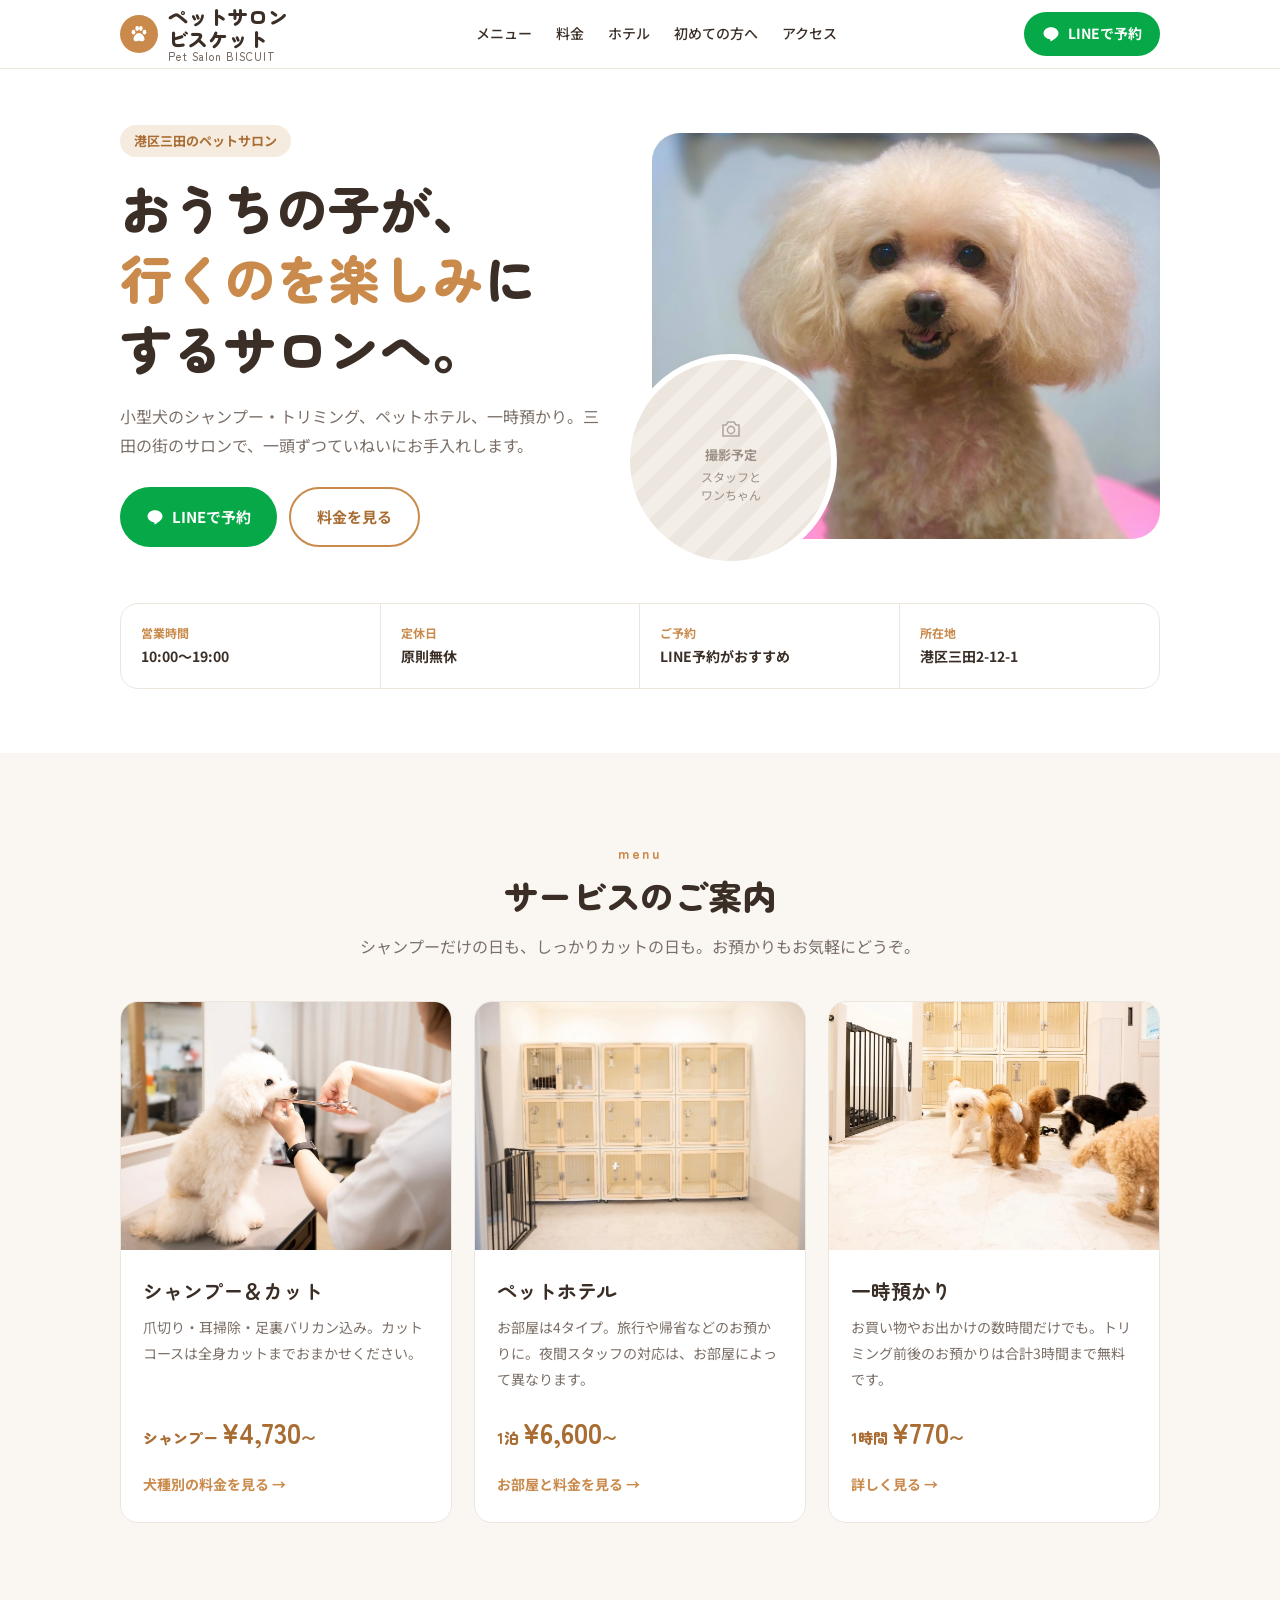
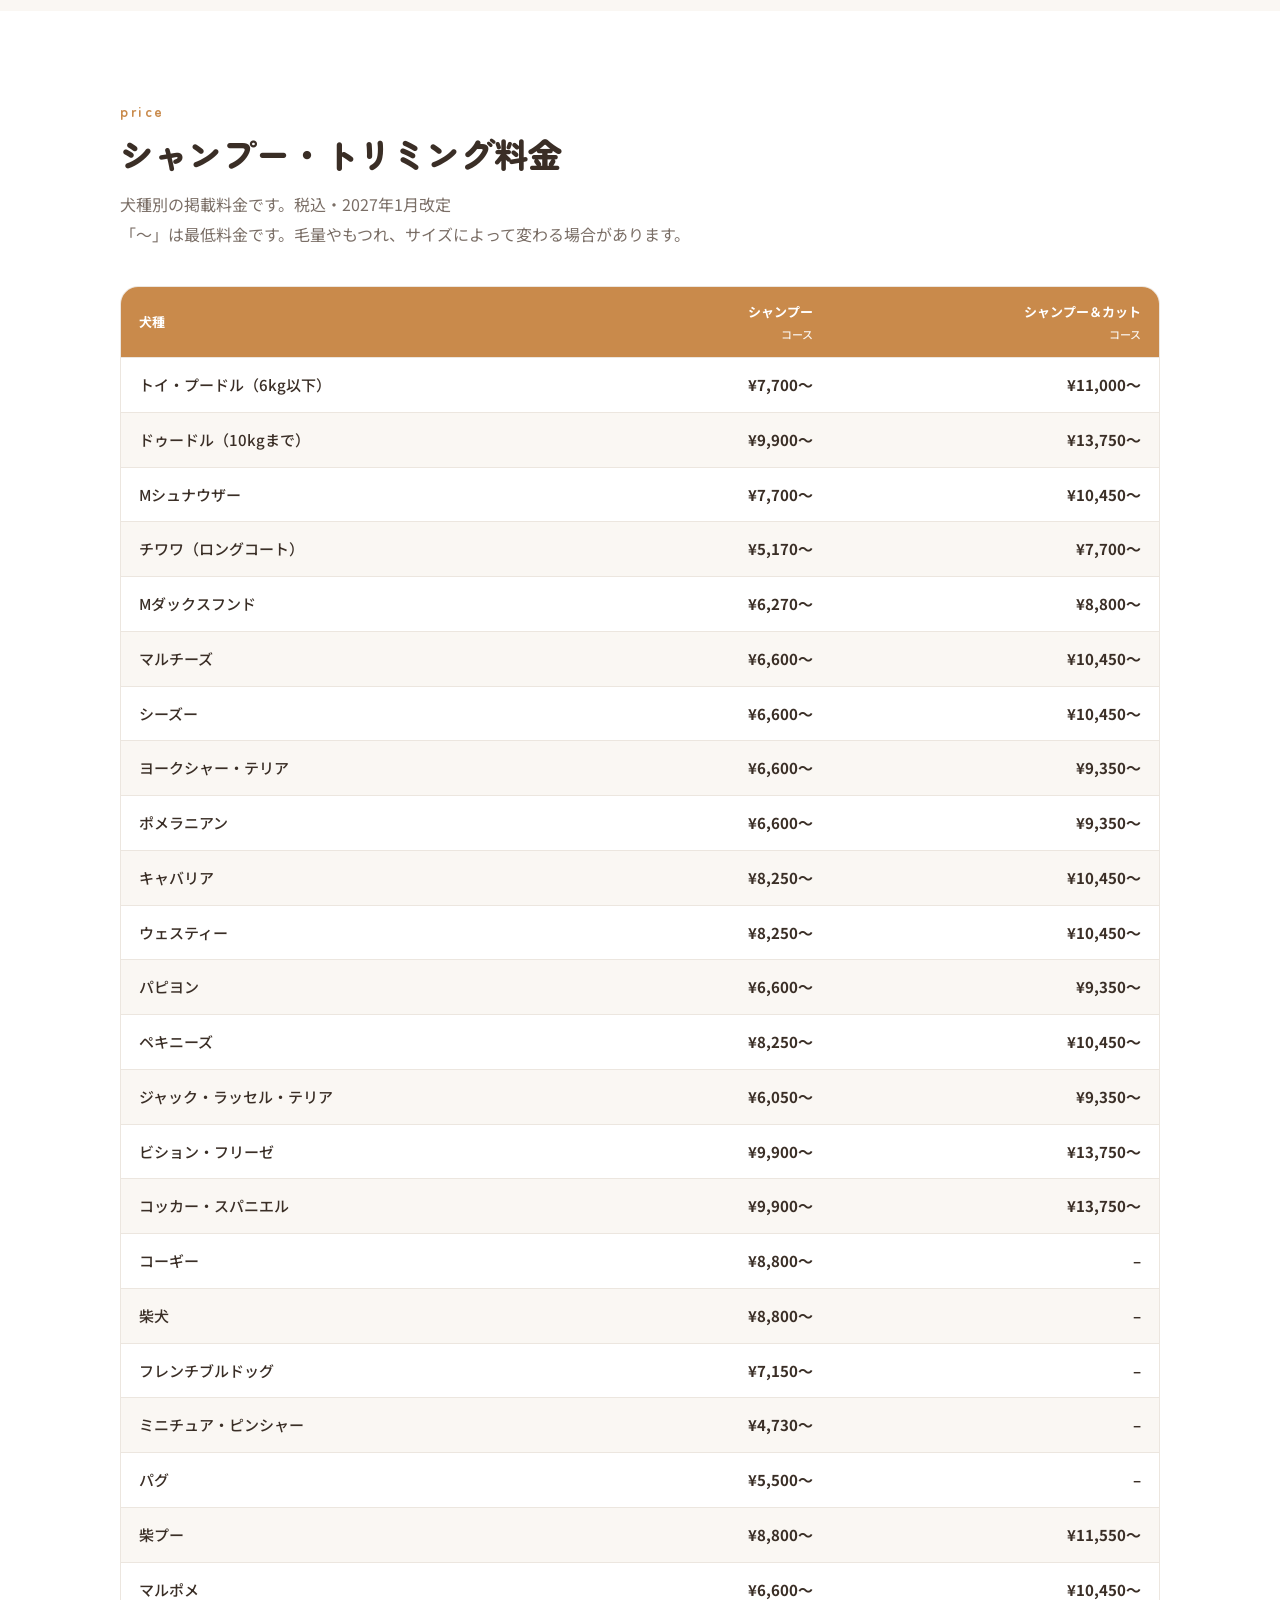
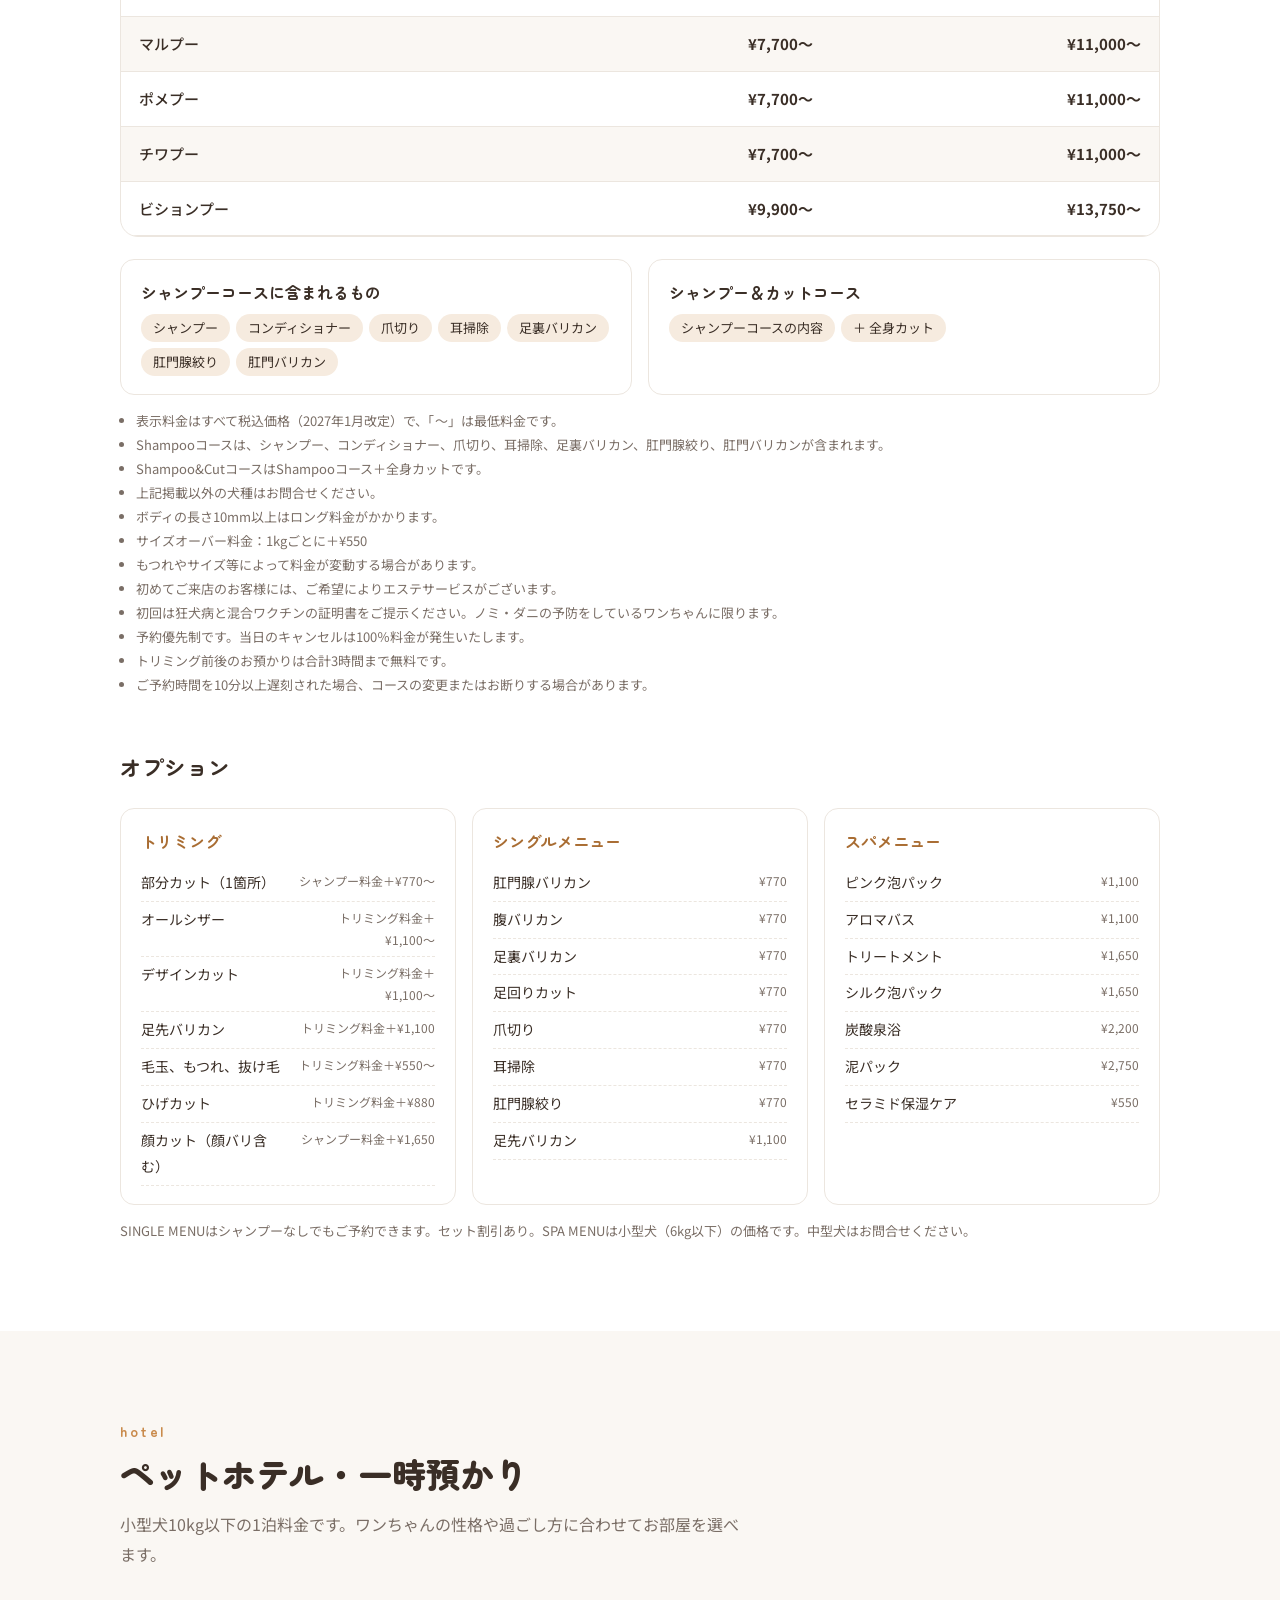
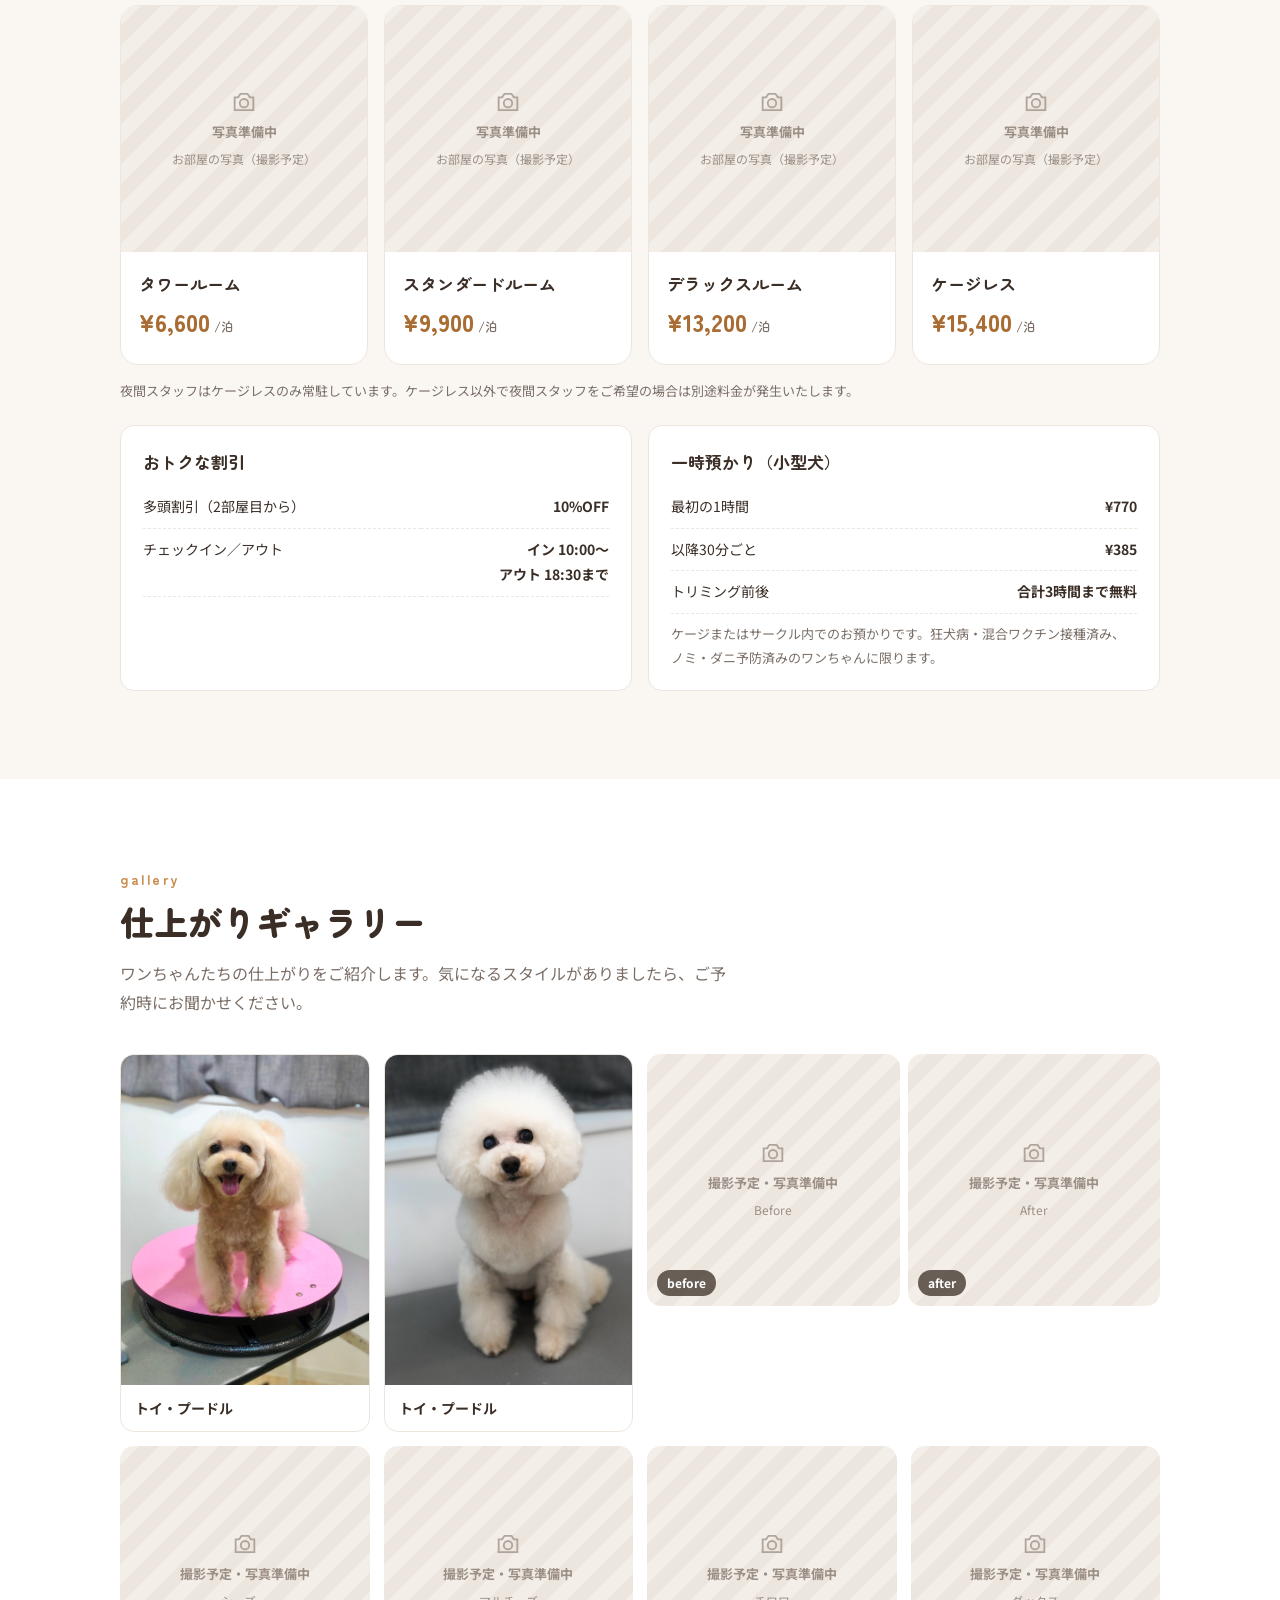
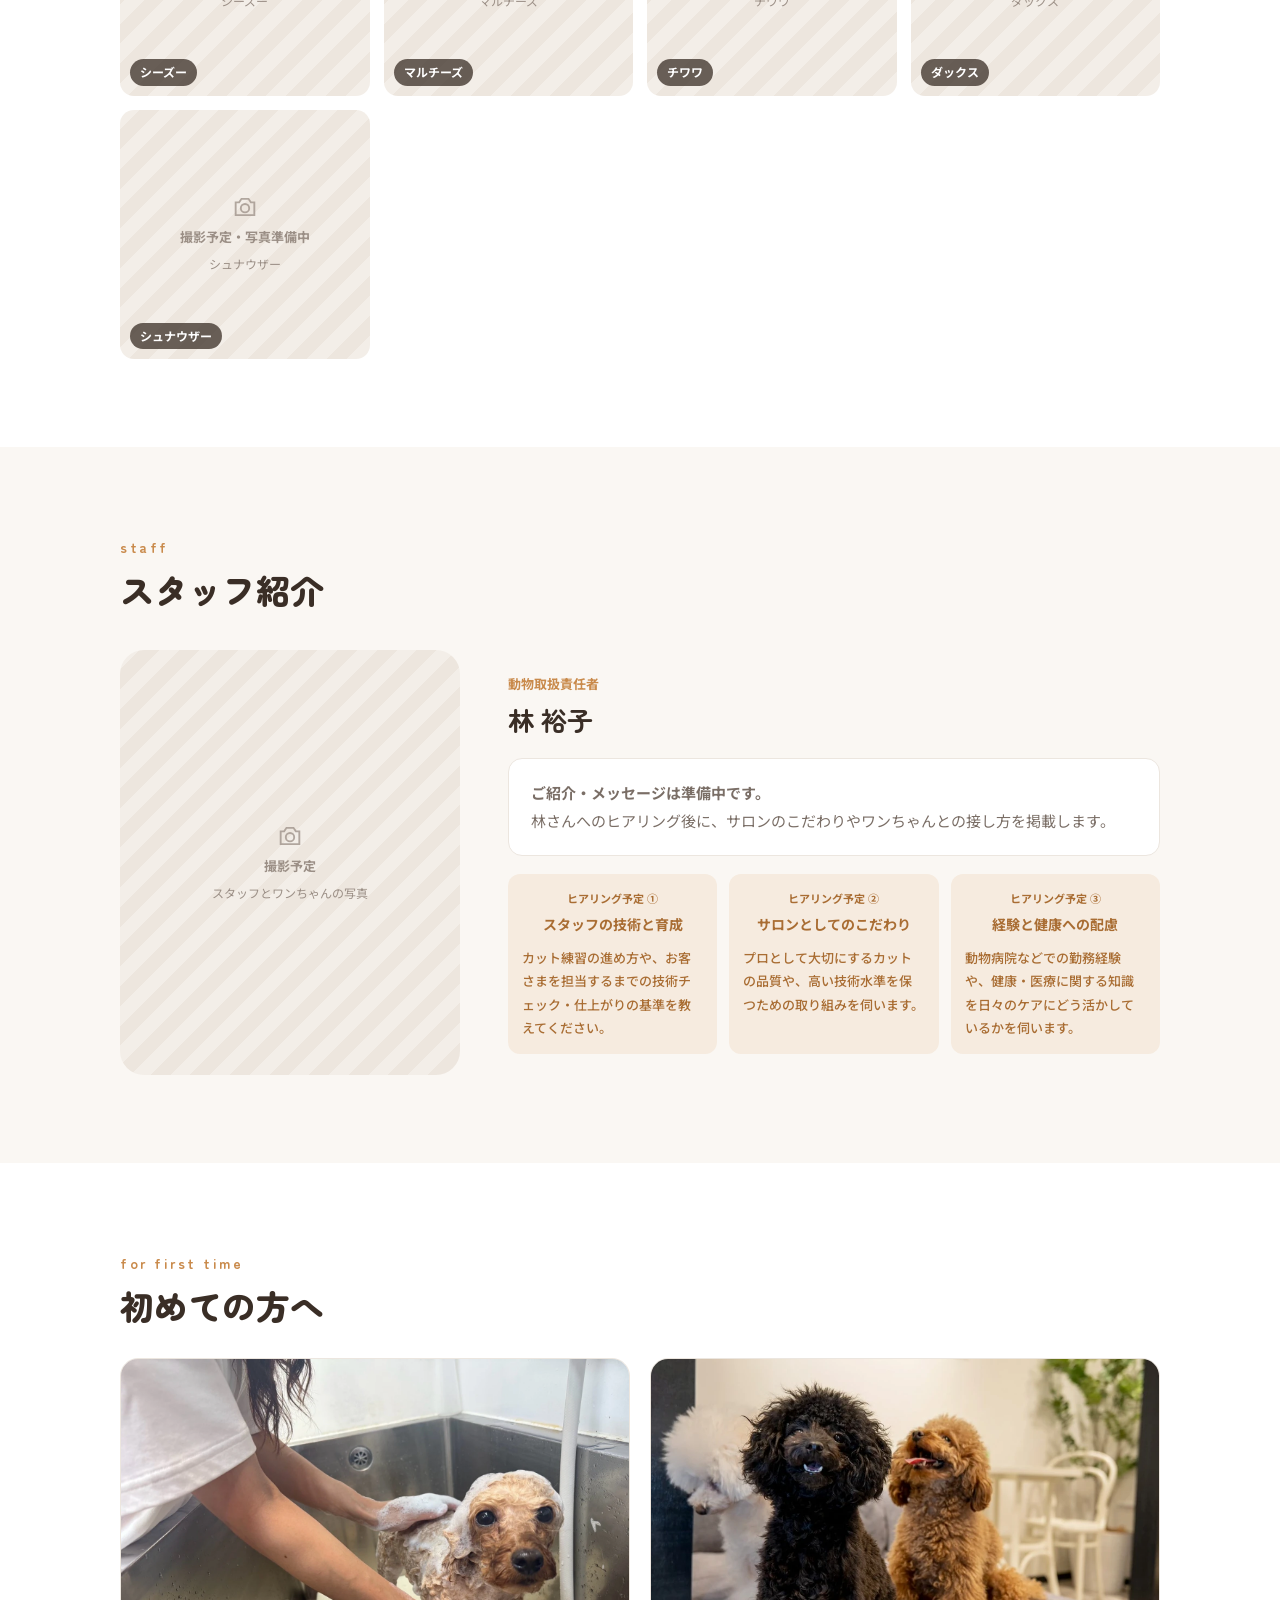
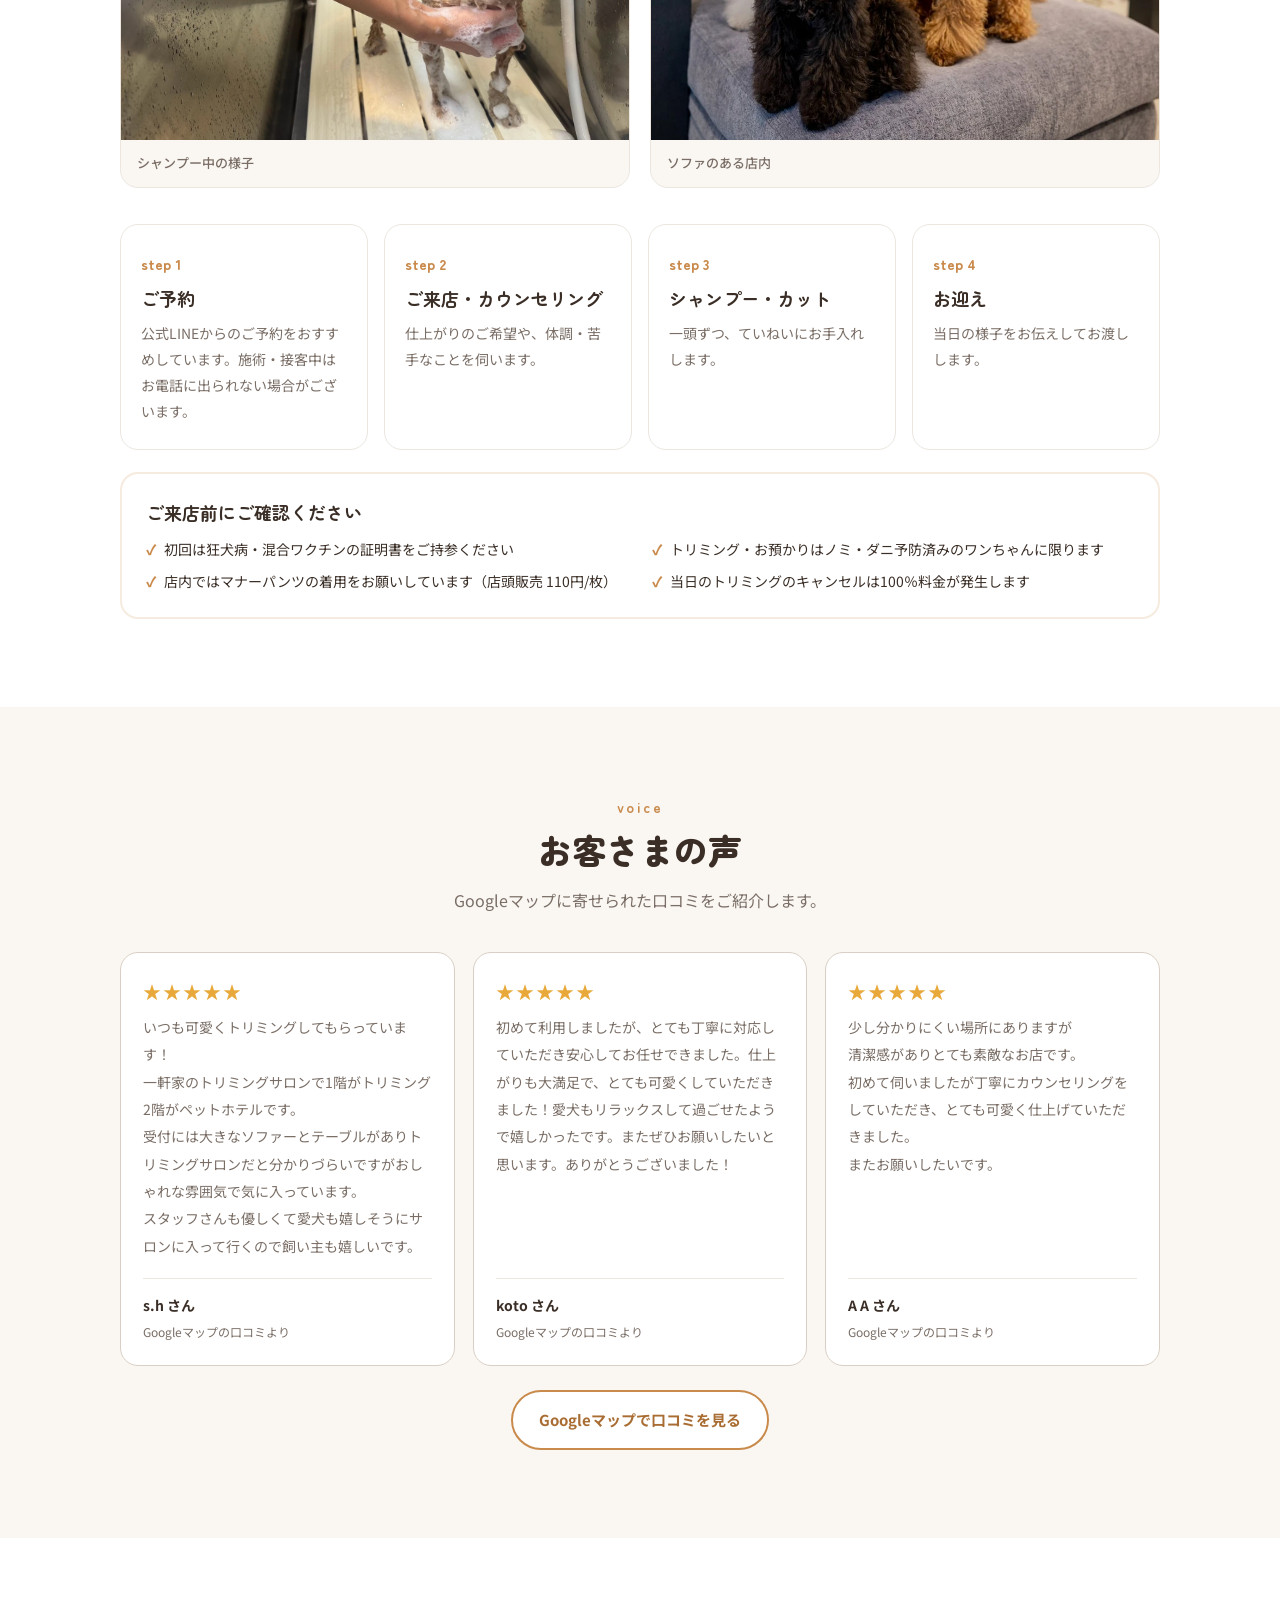
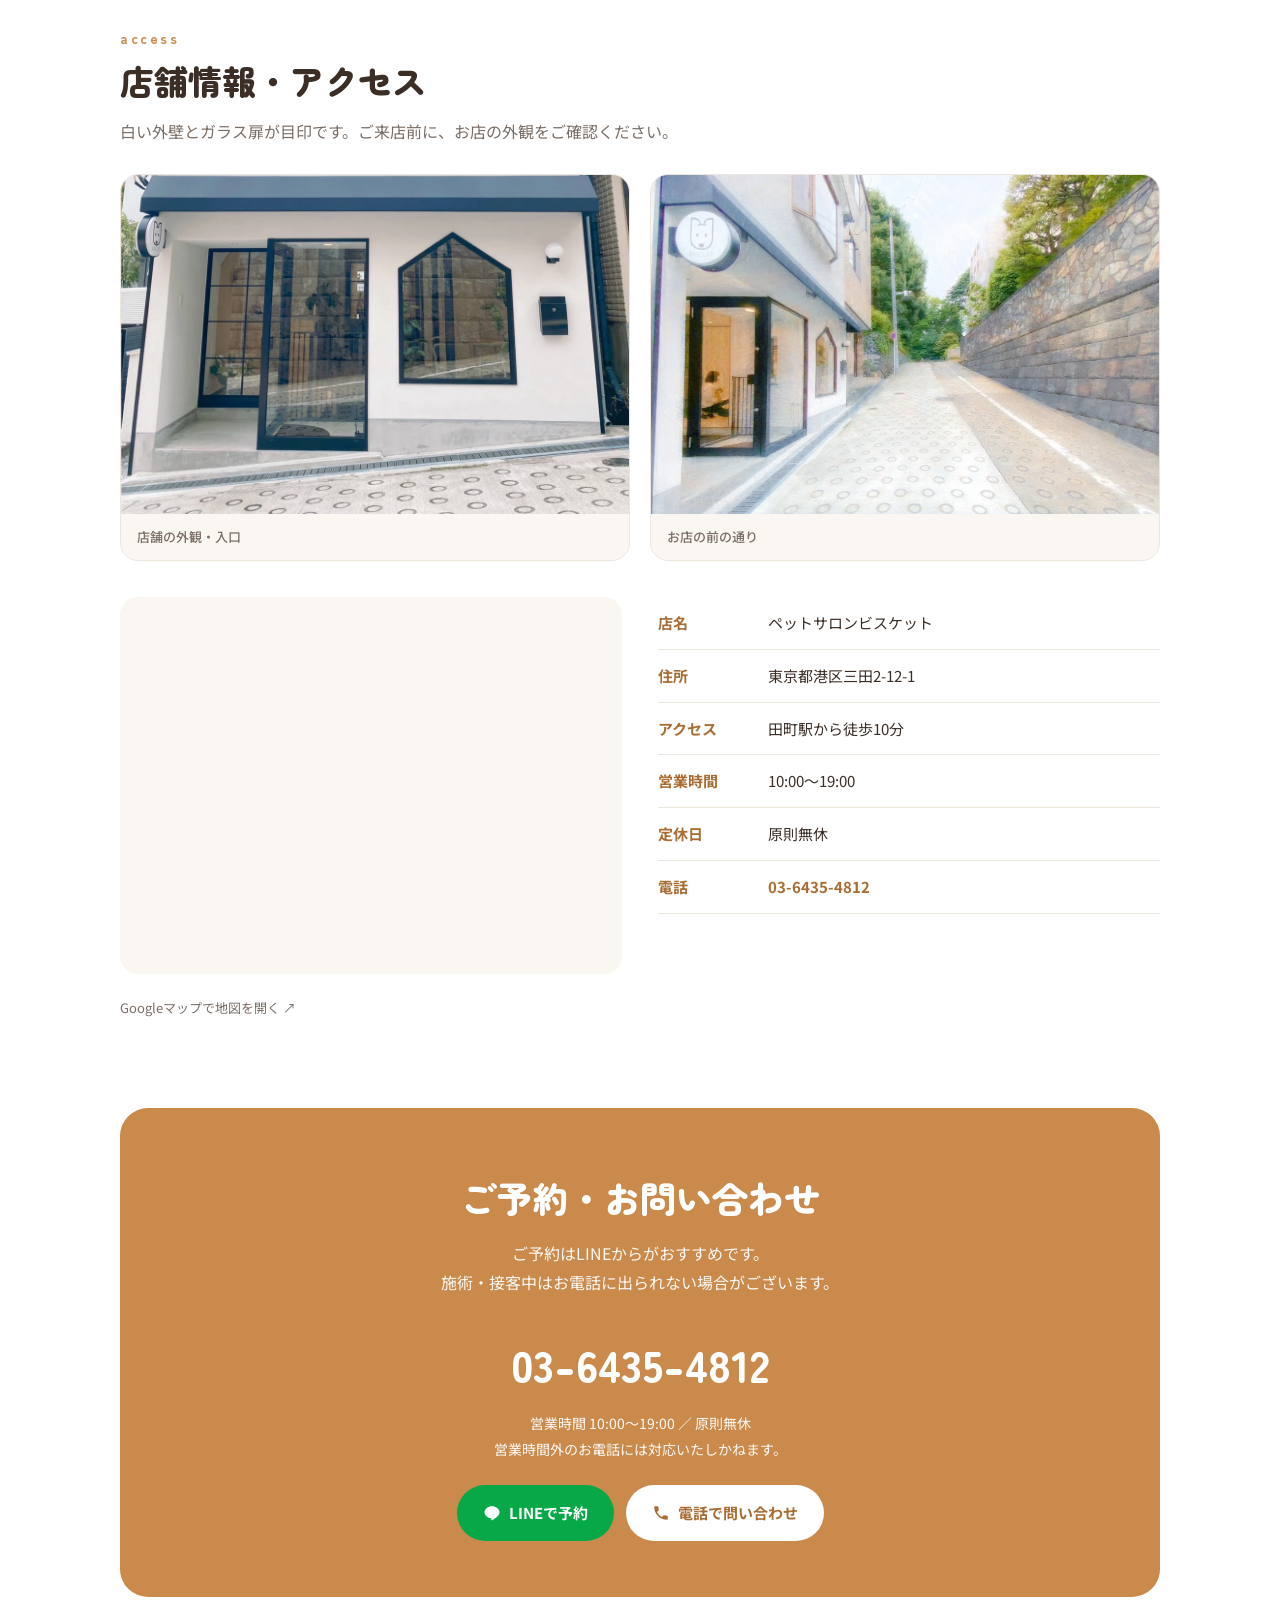
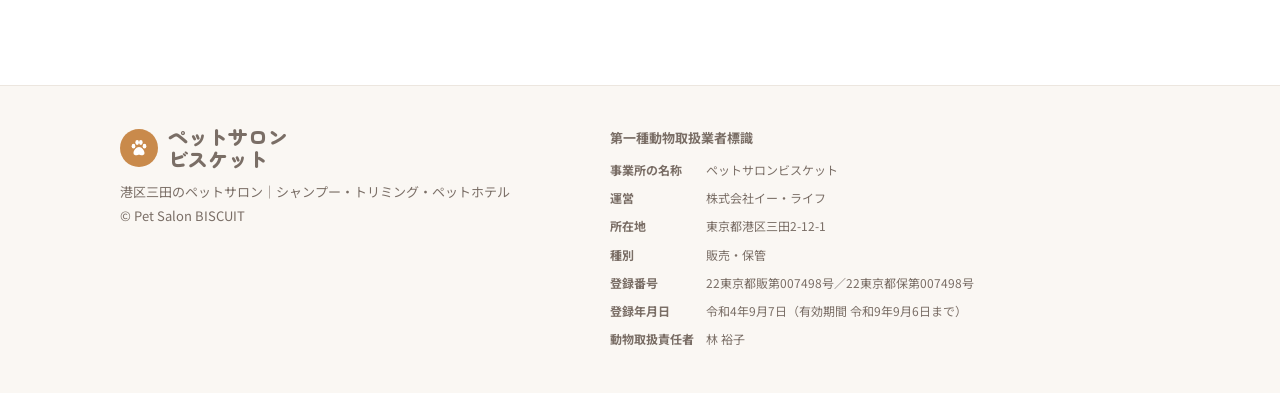
<file: index.html>
<!doctype html>
<html lang="ja">
<head>
<meta charset="utf-8">
<meta name="viewport" content="width=device-width, initial-scale=1">
<meta name="robots" content="noindex">
<title>ペットサロンビスケット｜港区三田のトリミング・ペットホテル</title>
<meta name="description" content="港区三田のペットサロンビスケット。小型犬のシャンプー・トリミング、ペットホテル、一時預かり。">
<script>
// Reset only reloads; normal section links and first-time deep links still work.
if (performance.getEntriesByType('navigation')[0]?.type === 'reload') {
  if ('scrollRestoration' in history) history.scrollRestoration = 'manual';
  history.replaceState(history.state, '', location.pathname + location.search);
  const resetToTop = () => window.scrollTo({top: 0, left: 0, behavior: 'instant'});
  document.addEventListener('DOMContentLoaded', () => {
    resetToTop();
    document.fonts.ready.then(() => requestAnimationFrame(resetToTop));
  }, {once: true});
  window.addEventListener('pageshow', () => {
    resetToTop();
    requestAnimationFrame(() => requestAnimationFrame(resetToTop));
  }, {once: true});
}
</script>
<style>
@font-face{font-family:"Zen Maru Gothic";font-style:normal;font-weight:500;font-display:swap;src:url("assets/fonts/ZenMaruGothic-Medium.woff2") format("woff2")}
@font-face{font-family:"Zen Maru Gothic";font-style:normal;font-weight:700;font-display:swap;src:url("assets/fonts/ZenMaruGothic-Bold.woff2") format("woff2")}
@font-face{font-family:"Zen Maru Gothic";font-style:normal;font-weight:900;font-display:swap;src:url("assets/fonts/ZenMaruGothic-Black.woff2") format("woff2")}
@font-face{font-family:"Noto Sans JP";font-style:normal;font-weight:100 900;font-display:swap;src:url("assets/fonts/NotoSansJP[wght].woff2") format("woff2")}

:root{
  --ink:#3a2e26; --muted:#7a6e66; --line:#ece6df;
  --white:#fff; --soft:#faf7f3;
  --accent:#c98a4b; --accent-d:#a96d33; --accent-l:#f6ebdf;
  --green:#06c755;
  --radius:18px; --max:1080px;
}
*{box-sizing:border-box;margin:0;padding:0}
html{scroll-behavior:smooth}
body{font-family:"Noto Sans JP",sans-serif;color:var(--ink);background:var(--white);line-height:1.85;-webkit-font-smoothing:antialiased;overflow-x:hidden}
a{color:inherit;text-decoration:none}
.wrap{max-width:var(--max);margin:0 auto;padding:0 20px}
.maru{font-family:"Zen Maru Gothic",sans-serif}
.eyebrow{font-family:"Zen Maru Gothic";font-size:14px;letter-spacing:.18em;color:var(--accent);font-weight:700;text-transform:lowercase}
h2.sec{font-family:"Zen Maru Gothic";font-size:clamp(24px,3.6vw,34px);font-weight:900;line-height:1.45;margin:4px 0 12px}
.lead{color:var(--muted);max-width:620px}
section{padding:88px 0;position:relative}
.soft{background:var(--soft)}
.center{text-align:center}
.center .lead{margin:0 auto}
.btn{display:inline-flex;align-items:center;justify-content:center;gap:8px;padding:14px 26px;border-radius:999px;font-weight:700;font-size:15px;transition:background .2s}
.btn-primary{background:var(--accent);color:#fff}
.btn-primary:hover{background:var(--accent-d)}
.btn-line{background:var(--green);color:#fff}
.btn-outline{border:2px solid var(--accent);color:var(--accent-d);background:#fff}
.btn svg{width:18px;height:18px}

.demo-bar{background:var(--accent-l);color:var(--accent-d);font-size:12px;font-weight:700;text-align:center;padding:6px 12px}

/* header */
header{position:sticky;top:0;z-index:50;background:rgba(255,255,255,.96);border-bottom:1px solid var(--line)}
.nav{display:flex;align-items:center;justify-content:space-between;height:68px;gap:16px}
.logo{display:flex;align-items:center;gap:10px;font-family:"Zen Maru Gothic";font-weight:900;font-size:20px;line-height:1.1}
.logo .mark{width:38px;height:38px;border-radius:50%;background:var(--accent);display:flex;align-items:center;justify-content:center;color:#fff}
.logo .mark svg{width:22px;height:22px}
.logo small{display:block;font-size:11px;font-weight:500;color:var(--muted);letter-spacing:.08em}
.nav ul{display:flex;gap:24px;list-style:none;font-size:14px;font-weight:500}
.nav ul a:hover{color:var(--accent)}
.nav .tel-btn{padding:9px 18px;font-size:14px}
.menu-btn{display:none;background:none;border:0;font-size:26px;cursor:pointer;color:var(--ink)}

/* hero */
.hero{padding:56px 0 64px}
.hero-grid{display:grid;grid-template-columns:1fr 1.05fr;gap:48px;align-items:center}
.hero .badge{display:inline-block;background:var(--accent-l);color:var(--accent-d);font-size:13px;font-weight:700;border-radius:999px;padding:4px 14px;margin-bottom:16px}
.hero h1{font-family:"Zen Maru Gothic";font-size:clamp(32px,5vw,52px);font-weight:900;line-height:1.35}
.hero h1 em{font-style:normal;color:var(--accent)}
.hero p.sub{color:var(--muted);margin:18px 0 26px}
.hero-ctas{display:flex;gap:12px;flex-wrap:wrap}
.hero-photo{position:relative}
.hero-photo .main{aspect-ratio:5/4;border-radius:28px}
.hero-photo .sub{position:absolute;left:-28px;bottom:-28px;width:42%;aspect-ratio:1/1;border-radius:50%;border:6px solid #fff}

.info{margin-top:56px;display:grid;grid-template-columns:repeat(4,1fr);border:1px solid var(--line);border-radius:var(--radius);background:#fff}
.info div{padding:18px 20px;border-right:1px solid var(--line)}
.info div:last-child{border-right:0}
.info dt{font-size:12px;color:var(--accent);font-weight:700}
.info dd{font-size:15px;font-weight:700}
.tbd{display:inline-block;font-size:11px;font-weight:700;color:#b54a2a;background:#fdeee8;border-radius:4px;padding:0 6px;margin-left:4px;vertical-align:middle}

/* photo placeholder */
.ph{background:repeating-linear-gradient(135deg,#f3eee8 0 14px,#ede6de 14px 28px);display:flex;flex-direction:column;align-items:center;justify-content:center;gap:4px;color:#9b8f86;text-align:center;font-size:12px;padding:10px;overflow:hidden;position:relative}
.ph svg{width:28px;height:28px;opacity:.75}
.ph b{font-size:13px}
.cap{position:absolute;left:10px;bottom:10px;background:rgba(58,46,38,.75);color:#fff;font-size:12px;font-weight:700;padding:2px 10px;border-radius:999px}

/* menu cards */
.menus{display:grid;grid-template-columns:repeat(3,1fr);gap:22px;margin-top:40px}
.mcard{background:#fff;border:1px solid var(--line);border-radius:var(--radius);overflow:hidden;display:flex;flex-direction:column}
.mcard .ph{aspect-ratio:4/3}
.mcard .body{padding:22px 22px 24px;flex:1;display:flex;flex-direction:column}
.mcard h3{font-family:"Zen Maru Gothic";font-size:20px}
.mcard p{font-size:14px;color:var(--muted);margin:6px 0 14px;flex:1}
.mcard .price{font-family:"Zen Maru Gothic";font-weight:900;color:var(--accent-d);font-size:15px}
.mcard .price b{font-size:28px}
.mcard .more{margin-top:14px;font-size:14px;font-weight:700;color:var(--accent)}

/* price table */
.price-wrap{margin-top:36px;background:#fff;border:1px solid var(--line);border-radius:var(--radius);overflow:hidden}
.ptable{width:100%;border-collapse:collapse;font-size:15px}
.ptable th,.ptable td{padding:13px 18px;border-bottom:1px solid var(--line);text-align:left}
.ptable thead th{background:var(--accent);color:#fff;font-size:13px;font-weight:700}
.ptable thead th small{display:block;font-weight:500;opacity:.9;font-size:11px}
.ptable td.y{text-align:right;font-weight:700;font-variant-numeric:tabular-nums;white-space:nowrap}
.ptable thead th:not(:first-child){text-align:right}
.ptable tbody tr:nth-child(even){background:var(--soft)}
.ptable td.na{color:#bbb;text-align:right}
.ptable tr.group td{background:var(--accent-l);color:var(--accent-d);font-weight:700;font-size:13px;padding:8px 18px}
.includes{display:grid;grid-template-columns:1fr 1fr;gap:16px;margin-top:22px}
.includes .box{background:#fff;border:1px solid var(--line);border-radius:14px;padding:18px 20px;font-size:14px}
.includes h4{font-family:"Zen Maru Gothic";font-size:16px;margin-bottom:6px}
.includes ul{list-style:none;display:flex;flex-wrap:wrap;gap:6px}
.includes li{background:var(--accent-l);border-radius:999px;padding:2px 12px;font-size:13px}
.note-s{font-size:13px;color:var(--muted);margin-top:14px}
.note-s li{margin-left:1.2em}

.options{display:grid;grid-template-columns:repeat(3,1fr);gap:16px;margin-top:22px}
.options .box{background:#fff;border:1px solid var(--line);border-radius:14px;padding:18px 20px}
.options h4{font-family:"Zen Maru Gothic";font-size:16px;margin-bottom:8px;color:var(--accent-d)}
.options li{list-style:none;display:flex;justify-content:space-between;font-size:14px;padding:5px 0;border-bottom:1px dashed var(--line)}
.options li span:last-child{color:var(--muted);font-size:12px}

/* hotel */
.rooms{display:grid;grid-template-columns:repeat(4,1fr);gap:16px;margin-top:36px}
.room{background:#fff;border:1px solid var(--line);border-radius:var(--radius);overflow:hidden}
.room .ph{aspect-ratio:1/1}
.room .body{padding:16px 18px 20px}
.room h4{font-family:"Zen Maru Gothic";font-size:17px}
.room .p{font-family:"Zen Maru Gothic";font-weight:900;color:var(--accent-d);font-size:24px}
.room .p small{font-size:13px;color:var(--muted);font-weight:500}
.hotel-info{display:grid;grid-template-columns:1fr 1fr;gap:16px;margin-top:22px}
.hotel-info .box{background:#fff;border:1px solid var(--line);border-radius:14px;padding:20px 22px;font-size:14px}
.hotel-info h4{font-family:"Zen Maru Gothic";font-size:17px;margin-bottom:8px}
.hotel-info table{width:100%;border-collapse:collapse}
.hotel-info td{padding:8px 0;border-bottom:1px dashed var(--line)}
.hotel-info td:last-child{text-align:right;font-weight:700}

/* gallery */
.gallery{display:grid;grid-template-columns:repeat(4,1fr);gap:14px;margin-top:36px}
.gallery .ph{aspect-ratio:1/1;border-radius:14px}
.ba{grid-column:span 2;display:grid;grid-template-columns:1fr 1fr;gap:8px}
.ba .ph{aspect-ratio:1/1}

/* staff */
.staff{display:grid;grid-template-columns:340px 1fr;gap:48px;align-items:center;margin-top:36px}
.staff .ph{aspect-ratio:4/5;border-radius:24px}
.staff .role{font-size:13px;color:var(--accent);font-weight:700}
.staff h3{font-family:"Zen Maru Gothic";font-size:26px;margin-bottom:14px}
.staff .msg{background:#fff;border:1px solid var(--line);border-radius:14px;padding:20px 22px;color:var(--muted);font-size:15px}
.points{display:grid;grid-template-columns:repeat(3,1fr);gap:12px;margin-top:18px}
.points div{background:var(--accent-l);border-radius:12px;padding:14px;font-size:13px;font-weight:700;text-align:center;color:var(--accent-d)}

/* first time */
.steps{display:grid;grid-template-columns:repeat(4,1fr);gap:16px;margin-top:36px;list-style:none;counter-reset:s}
.steps li{background:#fff;border:1px solid var(--line);border-radius:var(--radius);padding:24px 20px;position:relative}
.steps li::before{counter-increment:s;content:"step " counter(s);font-family:"Zen Maru Gothic";font-weight:900;color:var(--accent);font-size:14px}
.steps h4{font-family:"Zen Maru Gothic";font-size:18px;margin:4px 0 6px}
.steps p{font-size:14px;color:var(--muted)}
.bring{margin-top:22px;background:#fff;border:2px solid var(--accent-l);border-radius:var(--radius);padding:22px 24px}
.bring h4{font-family:"Zen Maru Gothic";font-size:18px;margin-bottom:8px}
.bring ul{list-style:none;display:grid;grid-template-columns:1fr 1fr;gap:6px 24px;font-size:14px}
.bring li::before{content:"✓";color:var(--accent);font-weight:900;margin-right:8px}

/* reviews */
.reviews{display:grid;grid-template-columns:repeat(3,1fr);gap:18px;margin-top:36px}
.review{background:#fff;border:1px dashed #d9cfc4;border-radius:var(--radius);padding:22px;color:var(--muted);font-size:14px;min-height:170px;display:flex;flex-direction:column;justify-content:center;text-align:center}
.review .stars{color:#e8a93a;font-size:18px;letter-spacing:2px;margin-bottom:6px}
.review-cta{margin-top:24px;display:flex;justify-content:center;gap:12px;flex-wrap:wrap}

/* access */
.access{display:grid;grid-template-columns:1fr 1fr;gap:36px;margin-top:36px;align-items:start}
.access iframe{width:100%;aspect-ratio:4/3;border:0;border-radius:var(--radius);background:var(--soft)}
.access dl{display:grid;grid-template-columns:110px 1fr;font-size:15px}
.access dt,.access dd{padding:12px 0;border-bottom:1px solid var(--line)}
.access dt{font-weight:700;color:var(--accent-d)}

/* reserve */
.reserve{background:var(--accent);color:#fff;text-align:center;border-radius:28px;padding:56px 24px}
.reserve h2{font-family:"Zen Maru Gothic";font-size:clamp(24px,4vw,36px);font-weight:900}
.reserve p{opacity:.95;margin:8px 0 26px}
.reserve .tel{font-family:"Zen Maru Gothic";font-size:clamp(30px,5vw,44px);font-weight:900;display:block;margin-bottom:6px}
.reserve .btn-white{background:#fff;color:var(--accent-d)}

footer{background:var(--soft);border-top:1px solid var(--line);padding:40px 0;font-size:13px;color:var(--muted)}
.foot{display:grid;grid-template-columns:1fr 1.2fr;gap:32px}
.foot table{font-size:12px;border-collapse:collapse}
.foot td{padding:3px 12px 3px 0;vertical-align:top}
.foot td:first-child{white-space:nowrap;font-weight:700}

.note{display:none;position:absolute;z-index:5;top:14px;right:14px;max-width:290px;background:#fff8d6;border:2px solid #f1c94a;border-radius:10px;padding:8px 12px;font-size:12px;line-height:1.6;box-shadow:0 6px 16px rgba(0,0,0,.12);text-align:left;color:var(--ink)}
.note b{color:#c0561f}
.show-notes .note{display:block}
.notes-toggle{position:fixed;right:16px;bottom:16px;z-index:60;background:var(--ink);color:#fff;border:2px solid #f1c94a;border-radius:999px;padding:10px 18px;font-size:13px;font-weight:700;cursor:pointer;font-family:inherit}

@media (max-width:900px){
  .nav ul,.nav .tel-btn{display:none}
  .menu-btn{display:block}
  .nav.open ul{display:flex;flex-direction:column;position:absolute;top:68px;left:0;right:0;background:#fff;padding:16px 20px 24px;gap:14px;border-bottom:1px solid var(--line)}
  .hero-grid,.staff,.access,.foot,.hotel-info,.includes{grid-template-columns:1fr}
  .hero-photo{margin:0 0 20px 20px}
  .info{grid-template-columns:1fr 1fr}
  .info div:nth-child(2){border-right:0}
  .info div:nth-child(-n+2){border-bottom:1px solid var(--line)}
  .menus,.options,.reviews{grid-template-columns:1fr}
  .rooms,.steps{grid-template-columns:1fr 1fr}
  .gallery{grid-template-columns:1fr 1fr}
  .staff .ph{aspect-ratio:4/3}
  .points{grid-template-columns:1fr}
  .bring ul{grid-template-columns:1fr}
  .ptable{font-size:14px}
  .ptable th,.ptable td{padding:11px 12px}
  section{padding:64px 0}
  .note{position:static;max-width:none;margin:0 0 14px}


  .notes-toggle{bottom:72px}
}

/* Content and accessibility additions; palette and type scale follow the supplied design. */
body{background:var(--soft)}
section{background:var(--white);scroll-margin-top:90px}
section.soft{background:var(--soft)}
.ptable tbody th{font-weight:500;overflow-wrap:anywhere}
.options li{gap:12px;align-items:start}.options li span:last-child{flex:0 0 48%;text-align:right}
.hotel-info td{vertical-align:top}.info dd{font-size:14px}
.points h4{font-size:14px;margin-bottom:8px}.points p{font-weight:500;text-align:left;line-height:1.8}
.points .interview-label{display:block;font-size:11px;margin-bottom:4px}
a:focus-visible,button:focus-visible{outline:3px solid var(--accent-d);outline-offset:4px}
.skip{position:absolute;left:8px;top:-100px;background:white;padding:12px;z-index:100}.skip:focus{top:8px}
@media(max-width:600px){.ptable th,.ptable td{padding:11px 7px;font-size:12px}.ptable th:first-child{width:44%}.room .body{padding:16px 12px}.room .p{font-size:22px}.access dl{grid-template-columns:85px 1fr}.foot table{table-layout:fixed;width:100%;overflow-wrap:anywhere}.foot td:first-child{width:95px;white-space:normal}.info div{padding:14px 12px}.hotel-info td{font-size:13px}}
@media(prefers-reduced-motion:reduce){html{scroll-behavior:auto}*{transition:none!important}}
/* Reviews quoted from screenshots supplied by the site owner. */
.review{text-align:left;justify-content:flex-start;border-style:solid}
.review blockquote{margin:0;line-height:1.95;flex:1;overflow-wrap:anywhere}
.review-author{font-weight:700;color:var(--ink);margin-top:18px;padding-top:14px;border-top:1px solid var(--line)}
.review-author span{display:block;font-weight:400;font-size:12px;color:var(--muted);margin-top:2px}
.hero-image{overflow:hidden}
.hero-image img{display:block;width:100%;height:100%;object-fit:cover;object-position:center 28%}
.service-photo{position:relative;aspect-ratio:4/3;overflow:hidden;background:var(--accent-l)}
.service-photo img{display:block;width:100%;height:100%;object-fit:cover}

/* Mobile: lead with the dog photo and the future owner-and-dog portrait. */
@media(max-width:900px){
 .hero{padding:20px 0 40px;background:linear-gradient(180deg,var(--soft),var(--white) 70%)}
 .hero-grid{gap:32px;align-items:start}
 .hero-photo{order:-1;width:calc(100% - 12px);max-width:560px;margin:0 auto 0 12px}
 .hero-photo .main{aspect-ratio:4/3;border-radius:24px}
 .hero-photo .sub{left:-12px;bottom:-16px;width:36%;border-width:5px;box-shadow:0 8px 24px #3a2e2610}
 .hero .badge{margin-bottom:10px;font-size:12px}
 .hero h1{font-size:clamp(30px,7.8vw,38px);line-height:1.4}
 .hero p.sub{font-size:14px;margin:12px 0 18px;line-height:1.9}
 .hero .hero-ctas{gap:8px}
 .hero .hero-ctas .btn{font-size:14px;padding:12px 18px}
 .hero .info{margin-top:28px}

 footer{padding-bottom:calc(40px + env(safe-area-inset-bottom,0px))}
}

.mobile-course{display:none}
.breed-note,.price-period{display:inline-block;white-space:nowrap}
@media(max-width:600px){
 #price .lead{font-size:14px;line-height:1.9}
 .price-period{font-size:12px;background:var(--accent-l);color:var(--accent-d);border-radius:6px;padding:1px 7px;margin:4px 0}
 .price-wrap{margin-top:24px}
 .ptable{display:block}
 .ptable thead{position:absolute;width:1px;height:1px;padding:0;overflow:hidden;clip-path:inset(50%);white-space:nowrap}
 .ptable tbody{display:block}
 .ptable tbody tr{display:grid;grid-template-columns:minmax(0,1fr) minmax(0,1fr);padding:16px;border-bottom:1px solid var(--line);gap:10px 12px}
 .ptable tbody tr:last-child{border-bottom:0}
 .ptable tbody th:first-child{grid-column:1/-1;width:auto;padding:0;border:0;font-size:15px;font-weight:700;line-height:1.7;overflow-wrap:normal;word-break:normal}
 .ptable .breed-note{font-size:12px;font-weight:500;color:var(--muted);margin-left:3px}
 .ptable td.y{padding:0;border:0;text-align:left;font-size:17px;line-height:1.6}
 .mobile-course{display:block;font-size:11px;font-weight:500;color:var(--muted);white-space:nowrap}
 .course-amount{display:block;white-space:nowrap;color:var(--accent-d)}
}
.btn-line{background:#06a847}.btn-line:hover{background:#058a3b}
.line-float{display:none}
@media(max-width:900px){
 .line-float{display:inline-flex;align-items:center;gap:8px;position:fixed;right:16px;bottom:calc(12px + env(safe-area-inset-bottom,0px));z-index:55;background:#06a847;color:#fff;padding:12px 20px;min-height:48px;border-radius:999px;font-size:14px;font-weight:700;box-shadow:0 5px 18px #0002}
 .line-float svg{width:20px;height:20px}
 footer{padding-bottom:calc(88px + env(safe-area-inset-bottom,0px))}
}
.gallery{align-items:start}
.gallery-entry{margin:0;background:#fff;border:1px solid var(--line);border-radius:14px;overflow:hidden}
.gallery-entry a{display:block;background:var(--soft)}
.gallery-entry img{display:block;width:100%;height:auto;aspect-ratio:1108/1477;object-fit:contain}
.gallery-entry figcaption{padding:12px 14px;line-height:1.6}
.gallery-entry strong{display:block;font-size:14px}
.gallery-entry figcaption span{display:block;font-size:13px;color:var(--accent-d);margin-top:3px}
@media(max-width:600px){.gallery-entry figcaption{padding:10px}.gallery-entry strong{font-size:12px}.gallery-entry figcaption span{font-size:12px}}
/* Real photos supplement the visit and access guidance, independently of pending photo slots. */
.context-photos{display:grid;grid-template-columns:repeat(2,minmax(0,1fr));gap:20px;margin-top:28px}
.context-photo{margin:0;background:var(--soft);border:1px solid var(--line);border-radius:18px;overflow:hidden}
.context-photo img{display:block;width:100%;height:auto;aspect-ratio:4/3;object-fit:cover}
.context-photo figcaption{padding:11px 16px;font-size:13px;font-weight:500;color:var(--muted)}
.context-photo.photo-31 img{object-position:center 65%}
.arrival-photos .context-photo img{aspect-ratio:3/2}
.context-photo.photo-32 img{object-position:center bottom}
@media(max-width:600px){
 .context-photos{grid-template-columns:1fr;gap:16px;margin-top:22px}
 .context-photo figcaption{padding:10px 14px;font-size:12px}
 .arrival-photos .context-photo img{aspect-ratio:4/3}
}
/* Keep step labels intact and isolate portrait text from circle sizing. */
.step-word{display:inline-block;white-space:nowrap}
.hero-photo .sub{padding:0;min-width:0;min-height:0}
.portrait-content{position:absolute;inset:0;display:flex;flex-direction:column;align-items:center;justify-content:center;gap:4px;padding:12px;line-height:1.5}
.portrait-content svg{width:24px;height:24px;flex-shrink:0}
@media(max-width:600px){
 .steps{gap:12px}
 .steps li{padding:20px 12px}
 .steps h4{font-size:clamp(15px,4.6vw,18px)}
 .portrait-content{padding:6px;gap:2px;font-size:10px;line-height:1.35}
 .portrait-content b{font-size:11px}
 .portrait-content svg{width:18px;height:18px}
}
</style>
</head>
<body>
<a class="skip" href="#top">本文へスキップ</a>

<svg width="0" height="0" style="position:absolute">
  <symbol id="cam" viewBox="0 0 24 24"><path fill="none" stroke="currentColor" stroke-width="1.6" d="M4 8h3l2-3h6l2 3h3v11H4z"/><circle cx="12" cy="13" r="3.6" fill="none" stroke="currentColor" stroke-width="1.6"/></symbol>
  <symbol id="paw" viewBox="0 0 24 24"><g fill="currentColor"><ellipse cx="6" cy="10" rx="2" ry="2.6"/><ellipse cx="10" cy="6" rx="2" ry="2.6"/><ellipse cx="14" cy="6" rx="2" ry="2.6"/><ellipse cx="18" cy="10" rx="2" ry="2.6"/><path d="M12 11c-3 0-6 4-6 6.5 0 2 1.6 2.5 3 2.5 1.2 0 2-.6 3-.6s1.8.6 3 .6c1.4 0 3-.5 3-2.5C18 15 15 11 12 11z"/></g></symbol>
  <symbol id="tel" viewBox="0 0 24 24"><path fill="currentColor" d="M6.6 10.8a15.1 15.1 0 0 0 6.6 6.6l2.2-2.2c.3-.3.7-.4 1-.2 1.1.4 2.3.6 3.6.6.6 0 1 .4 1 1V20c0 .6-.4 1-1 1A17 17 0 0 1 3 4c0-.6.4-1 1-1h3.5c.6 0 1 .4 1 1 0 1.2.2 2.4.6 3.6.1.3 0 .7-.2 1z"/></symbol>
  <symbol id="line" viewBox="0 0 24 24"><path fill="currentColor" d="M12 3C6.5 3 2 6.6 2 11c0 3.9 3.5 7.2 8.3 7.9.3.1.8.2.9.5.1.3 0 .7 0 1l-.1.9c0 .3-.2 1 .9.5s5.9-3.5 8-6C21.4 14.3 22 12.7 22 11c0-4.4-4.5-8-10-8z"/></symbol>
</svg>

<header>
  <div class="wrap nav" id="nav">
    <a href="#top" class="logo"><span class="mark"><svg><use href="#paw"/></svg></span><span>ペットサロン<br>ビスケット<small>Pet Salon BISCUIT</small></span></a>
    <ul id="nav-links">
      <li><a href="#menu">メニュー</a></li>
      <li><a href="#price">料金</a></li>
      <li><a href="#hotel">ホテル</a></li>
      <li><a href="#first">初めての方へ</a></li>
      <li><a href="#access">アクセス</a></li>
    </ul>
    <a href="https://lin.ee/vAalwNK" target="_blank" rel="noopener noreferrer" class="btn btn-line tel-btn"><svg aria-hidden="true"><use href="#line"/></svg>LINEで予約</a>
    <button class="menu-btn" aria-label="メニュー" aria-expanded="false" aria-controls="nav-links">☰</button>
  </div>
</header>

<!-- HERO -->
<section class="hero" id="top">
  <div class="wrap">
    <div class="hero-grid">
      <div>
        <span class="badge">港区三田のペットサロン</span>
        <h1>おうちの子が、<br><em>行くのを楽しみ</em>に<br>するサロンへ。</h1>
        <p class="sub">小型犬のシャンプー・トリミング、ペットホテル、一時預かり。三田の街のサロンで、一頭ずつていねいにお手入れします。</p>
        <div class="hero-ctas">
          <a href="https://lin.ee/vAalwNK" target="_blank" rel="noopener noreferrer" class="btn btn-line"><svg aria-hidden="true"><use href="#line"/></svg>LINEで予約</a>
          <a href="#price" class="btn btn-outline">料金を見る</a>
        </div>
      </div>
      <div class="hero-photo">
        <div class="main hero-image"><img src="assets/hero-toy-poodle.jpg" alt="ふんわりとカットされたトイ・プードル" width="1108" height="1477" fetchpriority="high" decoding="async"></div>
        <div class="ph sub"><div class="portrait-content"><svg aria-hidden="true"><use href="#cam"/></svg><b>撮影予定</b><span>スタッフと<br>ワンちゃん</span></div></div>
      </div>
    </div>
    <dl class="info">
      <div><dt>営業時間</dt><dd>10:00〜19:00</dd></div>
      <div><dt>定休日</dt><dd>原則無休</dd></div>
      <div><dt>ご予約</dt><dd><a href="https://lin.ee/vAalwNK" target="_blank" rel="noopener noreferrer">LINE予約がおすすめ</a></dd></div>
      <div><dt>所在地</dt><dd>港区三田2-12-1</dd></div>
    </dl>
  </div>
</section>

<!-- MENU -->
<section class="soft" id="menu">
  <div class="wrap center">
    <div class="eyebrow">menu</div>
    <h2 class="sec">サービスのご案内</h2>
    <p class="lead">シャンプーだけの日も、しっかりカットの日も。お預かりもお気軽にどうぞ。</p>
  </div>
  <div class="wrap">
    <div class="menus">
      <a class="mcard" href="#price"><div class="service-photo"><img src="assets/service-grooming-real.webp" alt="ビスケットでのトリミング施術の様子" width="1400" height="933" loading="lazy" decoding="async"></div><div class="body"><h3>シャンプー＆カット</h3><p>爪切り・耳掃除・足裏バリカン込み。カットコースは全身カットまでおまかせください。</p><div class="price">シャンプー <b>¥4,730</b>〜</div><span class="more">犬種別の料金を見る →</span></div></a>
      <a class="mcard" href="#hotel"><div class="service-photo"><img src="assets/service-hotel-real.webp" alt="ビスケットの個別ケージ型ホテル設備" width="1400" height="1051" loading="lazy" decoding="async"></div><div class="body"><h3>ペットホテル</h3><p>お部屋は4タイプ。旅行や帰省などのお預かりに。夜間スタッフの対応は、お部屋によって異なります。</p><div class="price">1泊 <b>¥6,600</b>〜</div><span class="more">お部屋と料金を見る →</span></div></a>
      <a class="mcard" href="#hotel"><div class="service-photo"><img src="assets/service-daycare-real.webp" alt="ビスケットの店内で過ごすワンちゃんたち" width="1400" height="933" loading="lazy" decoding="async"></div><div class="body"><h3>一時預かり</h3><p>お買い物やお出かけの数時間だけでも。トリミング前後のお預かりは合計3時間まで無料です。</p><div class="price">1時間 <b>¥770</b>〜</div><span class="more">詳しく見る →</span></div></a>
    </div>
  </div>
</section>

<!-- PRICE -->
<section id="price">
  <div class="wrap">
    <div class="eyebrow">price</div>
    <h2 class="sec">シャンプー・トリミング料金</h2>
    <p class="lead">犬種別の掲載料金です。<span class="price-period">税込・2027年1月改定</span><br>「〜」は最低料金です。毛量やもつれ、サイズによって変わる場合があります。</p>

    <div class="price-wrap">
      <table class="ptable" role="table" aria-label="犬種別のシャンプー・カット料金">
        <thead><tr><th>犬種</th><th>シャンプー<small>コース</small></th><th>シャンプー＆カット<small>コース</small></th></tr></thead>
        <tbody><tr role="row"><th scope="row" role="rowheader">トイ・プードル<span class="breed-note">（6kg以下）</span></th><td class="y" role="cell"><span class="mobile-course" aria-hidden="true">シャンプー</span><span class="course-amount">¥7,700〜</span></td><td class="y" role="cell"><span class="mobile-course" aria-hidden="true">シャンプー＆カット</span><span class="course-amount">¥11,000〜</span></td></tr><tr role="row"><th scope="row" role="rowheader">ドゥードル<span class="breed-note">（10kgまで）</span></th><td class="y" role="cell"><span class="mobile-course" aria-hidden="true">シャンプー</span><span class="course-amount">¥9,900〜</span></td><td class="y" role="cell"><span class="mobile-course" aria-hidden="true">シャンプー＆カット</span><span class="course-amount">¥13,750〜</span></td></tr><tr role="row"><th scope="row" role="rowheader">Mシュナウザー</th><td class="y" role="cell"><span class="mobile-course" aria-hidden="true">シャンプー</span><span class="course-amount">¥7,700〜</span></td><td class="y" role="cell"><span class="mobile-course" aria-hidden="true">シャンプー＆カット</span><span class="course-amount">¥10,450〜</span></td></tr><tr role="row"><th scope="row" role="rowheader">チワワ<span class="breed-note">（ロングコート）</span></th><td class="y" role="cell"><span class="mobile-course" aria-hidden="true">シャンプー</span><span class="course-amount">¥5,170〜</span></td><td class="y" role="cell"><span class="mobile-course" aria-hidden="true">シャンプー＆カット</span><span class="course-amount">¥7,700〜</span></td></tr><tr role="row"><th scope="row" role="rowheader">Mダックスフンド</th><td class="y" role="cell"><span class="mobile-course" aria-hidden="true">シャンプー</span><span class="course-amount">¥6,270〜</span></td><td class="y" role="cell"><span class="mobile-course" aria-hidden="true">シャンプー＆カット</span><span class="course-amount">¥8,800〜</span></td></tr><tr role="row"><th scope="row" role="rowheader">マルチーズ</th><td class="y" role="cell"><span class="mobile-course" aria-hidden="true">シャンプー</span><span class="course-amount">¥6,600〜</span></td><td class="y" role="cell"><span class="mobile-course" aria-hidden="true">シャンプー＆カット</span><span class="course-amount">¥10,450〜</span></td></tr><tr role="row"><th scope="row" role="rowheader">シーズー</th><td class="y" role="cell"><span class="mobile-course" aria-hidden="true">シャンプー</span><span class="course-amount">¥6,600〜</span></td><td class="y" role="cell"><span class="mobile-course" aria-hidden="true">シャンプー＆カット</span><span class="course-amount">¥10,450〜</span></td></tr><tr role="row"><th scope="row" role="rowheader">ヨークシャー・テリア</th><td class="y" role="cell"><span class="mobile-course" aria-hidden="true">シャンプー</span><span class="course-amount">¥6,600〜</span></td><td class="y" role="cell"><span class="mobile-course" aria-hidden="true">シャンプー＆カット</span><span class="course-amount">¥9,350〜</span></td></tr><tr role="row"><th scope="row" role="rowheader">ポメラニアン</th><td class="y" role="cell"><span class="mobile-course" aria-hidden="true">シャンプー</span><span class="course-amount">¥6,600〜</span></td><td class="y" role="cell"><span class="mobile-course" aria-hidden="true">シャンプー＆カット</span><span class="course-amount">¥9,350〜</span></td></tr><tr role="row"><th scope="row" role="rowheader">キャバリア</th><td class="y" role="cell"><span class="mobile-course" aria-hidden="true">シャンプー</span><span class="course-amount">¥8,250〜</span></td><td class="y" role="cell"><span class="mobile-course" aria-hidden="true">シャンプー＆カット</span><span class="course-amount">¥10,450〜</span></td></tr><tr role="row"><th scope="row" role="rowheader">ウェスティー</th><td class="y" role="cell"><span class="mobile-course" aria-hidden="true">シャンプー</span><span class="course-amount">¥8,250〜</span></td><td class="y" role="cell"><span class="mobile-course" aria-hidden="true">シャンプー＆カット</span><span class="course-amount">¥10,450〜</span></td></tr><tr role="row"><th scope="row" role="rowheader">パピヨン</th><td class="y" role="cell"><span class="mobile-course" aria-hidden="true">シャンプー</span><span class="course-amount">¥6,600〜</span></td><td class="y" role="cell"><span class="mobile-course" aria-hidden="true">シャンプー＆カット</span><span class="course-amount">¥9,350〜</span></td></tr><tr role="row"><th scope="row" role="rowheader">ペキニーズ</th><td class="y" role="cell"><span class="mobile-course" aria-hidden="true">シャンプー</span><span class="course-amount">¥8,250〜</span></td><td class="y" role="cell"><span class="mobile-course" aria-hidden="true">シャンプー＆カット</span><span class="course-amount">¥10,450〜</span></td></tr><tr role="row"><th scope="row" role="rowheader">ジャック・ラッセル・テリア</th><td class="y" role="cell"><span class="mobile-course" aria-hidden="true">シャンプー</span><span class="course-amount">¥6,050〜</span></td><td class="y" role="cell"><span class="mobile-course" aria-hidden="true">シャンプー＆カット</span><span class="course-amount">¥9,350〜</span></td></tr><tr role="row"><th scope="row" role="rowheader">ビション・フリーゼ</th><td class="y" role="cell"><span class="mobile-course" aria-hidden="true">シャンプー</span><span class="course-amount">¥9,900〜</span></td><td class="y" role="cell"><span class="mobile-course" aria-hidden="true">シャンプー＆カット</span><span class="course-amount">¥13,750〜</span></td></tr><tr role="row"><th scope="row" role="rowheader">コッカー・スパニエル</th><td class="y" role="cell"><span class="mobile-course" aria-hidden="true">シャンプー</span><span class="course-amount">¥9,900〜</span></td><td class="y" role="cell"><span class="mobile-course" aria-hidden="true">シャンプー＆カット</span><span class="course-amount">¥13,750〜</span></td></tr><tr role="row"><th scope="row" role="rowheader">コーギー</th><td class="y" role="cell"><span class="mobile-course" aria-hidden="true">シャンプー</span><span class="course-amount">¥8,800〜</span></td><td class="y" role="cell"><span class="mobile-course" aria-hidden="true">シャンプー＆カット</span><span class="course-amount">–</span></td></tr><tr role="row"><th scope="row" role="rowheader">柴犬</th><td class="y" role="cell"><span class="mobile-course" aria-hidden="true">シャンプー</span><span class="course-amount">¥8,800〜</span></td><td class="y" role="cell"><span class="mobile-course" aria-hidden="true">シャンプー＆カット</span><span class="course-amount">–</span></td></tr><tr role="row"><th scope="row" role="rowheader">フレンチブルドッグ</th><td class="y" role="cell"><span class="mobile-course" aria-hidden="true">シャンプー</span><span class="course-amount">¥7,150〜</span></td><td class="y" role="cell"><span class="mobile-course" aria-hidden="true">シャンプー＆カット</span><span class="course-amount">–</span></td></tr><tr role="row"><th scope="row" role="rowheader">ミニチュア・ピンシャー</th><td class="y" role="cell"><span class="mobile-course" aria-hidden="true">シャンプー</span><span class="course-amount">¥4,730〜</span></td><td class="y" role="cell"><span class="mobile-course" aria-hidden="true">シャンプー＆カット</span><span class="course-amount">–</span></td></tr><tr role="row"><th scope="row" role="rowheader">パグ</th><td class="y" role="cell"><span class="mobile-course" aria-hidden="true">シャンプー</span><span class="course-amount">¥5,500〜</span></td><td class="y" role="cell"><span class="mobile-course" aria-hidden="true">シャンプー＆カット</span><span class="course-amount">–</span></td></tr><tr role="row"><th scope="row" role="rowheader">柴プー</th><td class="y" role="cell"><span class="mobile-course" aria-hidden="true">シャンプー</span><span class="course-amount">¥8,800〜</span></td><td class="y" role="cell"><span class="mobile-course" aria-hidden="true">シャンプー＆カット</span><span class="course-amount">¥11,550〜</span></td></tr><tr role="row"><th scope="row" role="rowheader">マルポメ</th><td class="y" role="cell"><span class="mobile-course" aria-hidden="true">シャンプー</span><span class="course-amount">¥6,600〜</span></td><td class="y" role="cell"><span class="mobile-course" aria-hidden="true">シャンプー＆カット</span><span class="course-amount">¥10,450〜</span></td></tr><tr role="row"><th scope="row" role="rowheader">マルプー</th><td class="y" role="cell"><span class="mobile-course" aria-hidden="true">シャンプー</span><span class="course-amount">¥7,700〜</span></td><td class="y" role="cell"><span class="mobile-course" aria-hidden="true">シャンプー＆カット</span><span class="course-amount">¥11,000〜</span></td></tr><tr role="row"><th scope="row" role="rowheader">ポメプー</th><td class="y" role="cell"><span class="mobile-course" aria-hidden="true">シャンプー</span><span class="course-amount">¥7,700〜</span></td><td class="y" role="cell"><span class="mobile-course" aria-hidden="true">シャンプー＆カット</span><span class="course-amount">¥11,000〜</span></td></tr><tr role="row"><th scope="row" role="rowheader">チワプー</th><td class="y" role="cell"><span class="mobile-course" aria-hidden="true">シャンプー</span><span class="course-amount">¥7,700〜</span></td><td class="y" role="cell"><span class="mobile-course" aria-hidden="true">シャンプー＆カット</span><span class="course-amount">¥11,000〜</span></td></tr><tr role="row"><th scope="row" role="rowheader">ビションプー</th><td class="y" role="cell"><span class="mobile-course" aria-hidden="true">シャンプー</span><span class="course-amount">¥9,900〜</span></td><td class="y" role="cell"><span class="mobile-course" aria-hidden="true">シャンプー＆カット</span><span class="course-amount">¥13,750〜</span></td></tr></tbody>
      </table>
    </div>

    <div class="includes">
      <div class="box"><h4>シャンプーコースに含まれるもの</h4><ul><li>シャンプー</li><li>コンディショナー</li><li>爪切り</li><li>耳掃除</li><li>足裏バリカン</li><li>肛門腺絞り</li><li>肛門バリカン</li></ul></div>
      <div class="box"><h4>シャンプー＆カットコース</h4><ul><li>シャンプーコースの内容</li><li>＋ 全身カット</li></ul></div>
    </div>
    <ul class="note-s"><li>表示料金はすべて税込価格（2027年1月改定）で、「〜」は最低料金です。</li><li>Shampooコースは、シャンプー、コンディショナー、爪切り、耳掃除、足裏バリカン、肛門腺絞り、肛門バリカンが含まれます。</li><li>Shampoo&amp;CutコースはShampooコース＋全身カットです。</li><li>上記掲載以外の犬種はお問合せください。</li><li>ボディの長さ10mm以上はロング料金がかかります。</li><li>サイズオーバー料金：1kgごとに＋¥550</li><li>もつれやサイズ等によって料金が変動する場合があります。</li><li>初めてご来店のお客様には、ご希望によりエステサービスがございます。</li><li>初回は狂犬病と混合ワクチンの証明書をご提示ください。ノミ・ダニの予防をしているワンちゃんに限ります。</li><li>予約優先制です。当日のキャンセルは100％料金が発生いたします。</li><li>トリミング前後のお預かりは合計3時間まで無料です。</li><li>ご予約時間を10分以上遅刻された場合、コースの変更またはお断りする場合があります。</li></ul>

    <h3 class="maru" style="font-size:22px;margin-top:48px">オプション</h3>
    <div class="options"><div class="box"><h4>トリミング</h4><ul><li><span>部分カット（1箇所）</span><span>シャンプー料金＋¥770〜</span></li><li><span>オールシザー</span><span>トリミング料金＋¥1,100〜</span></li><li><span>デザインカット</span><span>トリミング料金＋¥1,100〜</span></li><li><span>足先バリカン</span><span>トリミング料金＋¥1,100</span></li><li><span>毛玉、もつれ、抜け毛</span><span>トリミング料金＋¥550〜</span></li><li><span>ひげカット</span><span>トリミング料金＋¥880</span></li><li><span>顔カット（顔バリ含む）</span><span>シャンプー料金＋¥1,650</span></li></ul></div><div class="box"><h4>シングルメニュー</h4><ul><li><span>肛門腺バリカン</span><span>¥770</span></li><li><span>腹バリカン</span><span>¥770</span></li><li><span>足裏バリカン</span><span>¥770</span></li><li><span>足回りカット</span><span>¥770</span></li><li><span>爪切り</span><span>¥770</span></li><li><span>耳掃除</span><span>¥770</span></li><li><span>肛門腺絞り</span><span>¥770</span></li><li><span>足先バリカン</span><span>¥1,100</span></li></ul></div><div class="box"><h4>スパメニュー</h4><ul><li><span>ピンク泡パック</span><span>¥1,100</span></li><li><span>アロマバス</span><span>¥1,100</span></li><li><span>トリートメント</span><span>¥1,650</span></li><li><span>シルク泡パック</span><span>¥1,650</span></li><li><span>炭酸泉浴</span><span>¥2,200</span></li><li><span>泥パック</span><span>¥2,750</span></li><li><span>セラミド保湿ケア</span><span>¥550</span></li></ul></div></div><p class="note-s">SINGLE MENUはシャンプーなしでもご予約できます。セット割引あり。SPA MENUは小型犬（6kg以下）の価格です。中型犬はお問合せください。</p>
  </div>
</section>

<!-- HOTEL -->
<section class="soft" id="hotel">
  <div class="wrap">
    <div class="eyebrow">hotel</div>
    <h2 class="sec">ペットホテル・一時預かり</h2>
    <p class="lead">小型犬10kg以下の1泊料金です。ワンちゃんの性格や過ごし方に合わせてお部屋を選べます。</p>
    <div class="rooms">
      <div class="room"><div class="ph"><svg aria-hidden="true"><use href="#cam"/></svg><b>写真準備中</b>お部屋の写真（撮影予定）</div><div class="body"><h4>タワールーム</h4><div class="p">¥6,600<small> /泊</small></div></div></div>
      <div class="room"><div class="ph"><svg aria-hidden="true"><use href="#cam"/></svg><b>写真準備中</b>お部屋の写真（撮影予定）</div><div class="body"><h4>スタンダードルーム</h4><div class="p">¥9,900<small> /泊</small></div></div></div>
      <div class="room"><div class="ph"><svg aria-hidden="true"><use href="#cam"/></svg><b>写真準備中</b>お部屋の写真（撮影予定）</div><div class="body"><h4>デラックスルーム</h4><div class="p">¥13,200<small> /泊</small></div></div></div>
      <div class="room"><div class="ph"><svg aria-hidden="true"><use href="#cam"/></svg><b>写真準備中</b>お部屋の写真（撮影予定）</div><div class="body"><h4>ケージレス</h4><div class="p">¥15,400<small> /泊</small></div></div></div>
    </div>
    <p class="note-s">夜間スタッフはケージレスのみ常駐しています。ケージレス以外で夜間スタッフをご希望の場合は別途料金が発生いたします。</p>
    <div class="hotel-info">
      <div class="box"><h4>おトクな割引</h4><table><tr><td>多頭割引（2部屋目から）</td><td>10%OFF</td></tr><tr><td>チェックイン／アウト</td><td>イン 10:00〜<br>アウト 18:30まで</td></tr></table></div>
      <div class="box"><h4>一時預かり（小型犬）</h4><table><tr><td>最初の1時間</td><td>¥770</td></tr><tr><td>以降30分ごと</td><td>¥385</td></tr><tr><td>トリミング前後</td><td>合計3時間まで無料</td></tr></table><p class="note-s" style="margin-top:8px">ケージまたはサークル内でのお預かりです。狂犬病・混合ワクチン接種済み、ノミ・ダニ予防済みのワンちゃんに限ります。</p></div>
    </div>
  </div>
</section>


<section id="gallery">

  <div class="wrap">
    <div class="eyebrow">gallery</div>
    <h2 class="sec">仕上がりギャラリー</h2>
    <p class="lead">ワンちゃんたちの仕上がりをご紹介します。気になるスタイルがありましたら、ご予約時にお聞かせください。</p>
    <div class="gallery">
      <figure class="gallery-entry"><a href="assets/gallery-poodle-teddy.jpg" target="_blank" rel="noopener noreferrer" aria-label="トイ・プードルの写真を大きく見る"><img src="assets/gallery-poodle-teddy.jpg" alt="トイ・プードルの仕上がり" width="1108" height="1477" loading="lazy" decoding="async"></a><figcaption><strong>トイ・プードル</strong></figcaption></figure>
      <figure class="gallery-entry"><a href="assets/gallery-poodle-afro.jpg" target="_blank" rel="noopener noreferrer" aria-label="トイ・プードルの写真を大きく見る"><img src="assets/gallery-poodle-afro.jpg" alt="トイ・プードルの仕上がり" width="1108" height="1477" loading="lazy" decoding="async"></a><figcaption><strong>トイ・プードル</strong></figcaption></figure>
      <div class="ba"><div class="ph"><svg aria-hidden="true"><use href="#cam"/></svg><b>撮影予定・写真準備中</b>Before<span class="cap">before</span></div><div class="ph"><svg aria-hidden="true"><use href="#cam"/></svg><b>撮影予定・写真準備中</b>After<span class="cap">after</span></div></div>

      <div class="ph"><svg aria-hidden="true"><use href="#cam"/></svg><b>撮影予定・写真準備中</b>シーズー<span class="cap">シーズー</span></div>
      <div class="ph"><svg aria-hidden="true"><use href="#cam"/></svg><b>撮影予定・写真準備中</b>マルチーズ<span class="cap">マルチーズ</span></div>
      <div class="ph"><svg aria-hidden="true"><use href="#cam"/></svg><b>撮影予定・写真準備中</b>チワワ<span class="cap">チワワ</span></div>
      <div class="ph"><svg aria-hidden="true"><use href="#cam"/></svg><b>撮影予定・写真準備中</b>ダックス<span class="cap">ダックス</span></div>
      <div class="ph"><svg aria-hidden="true"><use href="#cam"/></svg><b>撮影予定・写真準備中</b>シュナウザー<span class="cap">シュナウザー</span></div>
    </div>
  </div>
</section>


<!-- STAFF -->
<section class="soft" id="staff">
  <div class="wrap">
    <div class="eyebrow">staff</div>
    <h2 class="sec">スタッフ紹介</h2>
    <div class="staff">
      <div class="ph"><svg aria-hidden="true"><use href="#cam"/></svg><b>撮影予定</b>スタッフとワンちゃんの写真</div>
      <div>
        <div class="role">動物取扱責任者</div>
        <h3>林 裕子</h3>
        <div class="msg"><b>ご紹介・メッセージは準備中です。</b><br>林さんへのヒアリング後に、サロンのこだわりやワンちゃんとの接し方を掲載します。</div>
        <div class="points">
          <div><span class="interview-label">ヒアリング予定 ①</span><h4>スタッフの技術と育成</h4><p>カット練習の進め方や、お客さまを担当するまでの技術チェック・仕上がりの基準を教えてください。</p></div>
          <div><span class="interview-label">ヒアリング予定 ②</span><h4>サロンとしてのこだわり</h4><p>プロとして大切にするカットの品質や、高い技術水準を保つための取り組みを伺います。</p></div>
          <div><span class="interview-label">ヒアリング予定 ③</span><h4>経験と健康への配慮</h4><p>動物病院などでの勤務経験や、健康・医療に関する知識を日々のケアにどう活かしているかを伺います。</p></div>
        </div>
      </div>
    </div>
  </div>
</section>

<!-- FIRST TIME -->
<section id="first">
  <div class="wrap">
    <div class="eyebrow">for first time</div>
    <h2 class="sec">初めての方へ</h2>
    <div class="context-photos visit-photos" aria-label="お手入れと店内の風景"><figure class="context-photo photo-01"><img src="assets/salon-shampoo.webp" alt="ビスケットでシャンプーを受けるワンちゃん" width="1400" height="1050" loading="lazy" decoding="async"><figcaption>シャンプー中の様子</figcaption></figure><figure class="context-photo photo-31"><img src="assets/salon-sofa.webp" alt="ビスケットのソファに座るワンちゃんたち" width="934" height="1400" loading="lazy" decoding="async"><figcaption>ソファのある店内</figcaption></figure></div>
    <ol class="steps">
      <li><h4>ご予約</h4><p><a href="https://lin.ee/vAalwNK" target="_blank" rel="noopener noreferrer">公式LINEからのご予約をおすすめしています。</a>施術・接客中はお電話に出られない場合がございます。</p></li>
      <li><h4><span class="step-word">ご来店・</span><wbr><span class="step-word">カウンセリング</span></h4><p>仕上がりのご希望や、体調・苦手なことを伺います。</p></li>
      <li><h4><span class="step-word">シャンプー・</span><wbr><span class="step-word">カット</span></h4><p>一頭ずつ、ていねいにお手入れします。</p></li>
      <li><h4>お迎え</h4><p>当日の様子をお伝えしてお渡しします。</p></li>
    </ol>
    <div class="bring">
      <h4>ご来店前にご確認ください</h4>
      <ul>
        <li>初回は狂犬病・混合ワクチンの証明書をご持参ください</li>
        <li>トリミング・お預かりはノミ・ダニ予防済みのワンちゃんに限ります</li>
        <li>店内ではマナーパンツの着用をお願いしています（店頭販売 110円/枚）</li>
        <li>当日のトリミングのキャンセルは100％料金が発生します</li>
      </ul>
    </div>
  </div>
</section>

<!-- REVIEWS -->
<section class="soft" id="voice">

  <div class="wrap center">
    <div class="eyebrow">voice</div>
    <h2 class="sec">お客さまの声</h2>
    <p class="lead">Googleマップに寄せられた口コミをご紹介します。</p>
  </div>
  <div class="wrap">
    <div class="reviews">
<article class="review"><div class="stars" aria-label="5点満点中5点">★★★★★</div><blockquote>いつも可愛くトリミングしてもらっています！<br>一軒家のトリミングサロンで1階がトリミング2階がペットホテルです。<br>受付には大きなソファーとテーブルがありトリミングサロンだと分かりづらいですがおしゃれな雰囲気で気に入っています。<br>スタッフさんも優しくて愛犬も嬉しそうにサロンに入って行くので飼い主も嬉しいです。</blockquote><p class="review-author">s.h さん<span>Googleマップの口コミより</span></p></article>
<article class="review"><div class="stars" aria-label="5点満点中5点">★★★★★</div><blockquote>初めて利用しましたが、とても丁寧に対応していただき安心してお任せできました。仕上がりも大満足で、とても可愛くしていただきました！愛犬もリラックスして過ごせたようで嬉しかったです。またぜひお願いしたいと思います。ありがとうございました！</blockquote><p class="review-author">koto さん<span>Googleマップの口コミより</span></p></article>
<article class="review"><div class="stars" aria-label="5点満点中5点">★★★★★</div><blockquote>少し分かりにくい場所にありますが<br>清潔感がありとても素敵なお店です。<br>初めて伺いましたが丁寧にカウンセリングをしていただき、とても可愛く仕上げていただきました。<br>またお願いしたいです。</blockquote><p class="review-author">A A さん<span>Googleマップの口コミより</span></p></article>
    </div>
    <div class="review-cta"><a href="https://www.google.com/maps/search/?api=1&amp;query=東京都港区三田2-12-1+ペットサロンビスケット" target="_blank" rel="noopener noreferrer" class="btn btn-outline">Googleマップで口コミを見る</a></div>
  </div>
</section>

<!-- ACCESS -->
<section id="access">
  <div class="wrap">
    <div class="eyebrow">access</div>
    <h2 class="sec">店舗情報・アクセス</h2>
    <p class="lead">白い外壁とガラス扉が目印です。ご来店前に、お店の外観をご確認ください。</p>
    <div class="context-photos arrival-photos" aria-label="店舗の外観と周辺の風景"><figure class="context-photo photo-32"><img src="assets/salon-entrance.webp" alt="ビスケットの白い外壁とガラス扉の入口" width="1050" height="1400" loading="lazy" decoding="async"><figcaption>店舗の外観・入口</figcaption></figure><figure class="context-photo photo-06"><img src="assets/salon-street.webp" alt="ビスケットの入口とお店の前の通り" width="1400" height="849" loading="lazy" decoding="async"><figcaption>お店の前の通り</figcaption></figure></div>
    <div class="access">
      <div><iframe src="https://maps.google.com/maps?q=%E3%83%9A%E3%83%83%E3%83%88%E3%82%B5%E3%83%AD%E3%83%B3%E3%83%93%E3%82%B9%E3%82%B1%E3%83%83%E3%83%88%20%E4%B8%89%E7%94%B0&output=embed" loading="lazy" title="地図"></iframe><p class="note-s"><a href="https://www.google.com/maps/search/?api=1&amp;query=東京都港区三田2-12-1+ペットサロンビスケット" target="_blank" rel="noopener noreferrer">Googleマップで地図を開く ↗</a></p></div>
      <dl>
        <dt>店名</dt><dd>ペットサロンビスケット</dd>
        <dt>住所</dt><dd>東京都港区三田2-12-1</dd>
        <dt>アクセス</dt><dd>田町駅から徒歩10分</dd>

        <dt>営業時間</dt><dd>10:00〜19:00</dd>
        <dt>定休日</dt><dd>原則無休</dd>
        <dt>電話</dt><dd><a href="tel:0364354812" style="color:var(--accent-d);font-weight:700">03-6435-4812</a></dd>

      </dl>
    </div>
  </div>
</section>

<!-- RESERVE -->
<section style="padding-top:0">
  <div class="wrap">
    <div class="reserve">
      <h2>ご予約・お問い合わせ</h2>
      <p>ご予約はLINEからがおすすめです。<br>施術・接客中はお電話に出られない場合がございます。</p>
      <a href="tel:0364354812" class="tel">03-6435-4812</a>
      <p style="margin:0 0 22px;font-size:14px">営業時間 10:00〜19:00 ／ 原則無休<br>営業時間外のお電話には対応いたしかねます。</p>
      <div class="hero-ctas" style="justify-content:center">
        <a href="https://lin.ee/vAalwNK" target="_blank" rel="noopener noreferrer" class="btn btn-line"><svg aria-hidden="true"><use href="#line"/></svg>LINEで予約</a>
        <a href="tel:0364354812" class="btn btn-white"><svg><use href="#tel"/></svg>電話で問い合わせ</a>

      </div>
    </div>
  </div>
</section>

<footer id="business">
  <div class="wrap foot">
    <div>
      <div class="logo" style="margin-bottom:10px"><span class="mark"><svg><use href="#paw"/></svg></span><span>ペットサロン<br>ビスケット</span></div>
      <p>港区三田のペットサロン｜シャンプー・トリミング・ペットホテル</p>
      <p>© Pet Salon BISCUIT</p>
    </div>
    <div>
      <p style="font-weight:700;margin-bottom:6px">第一種動物取扱業者標識</p>
      <table>
        <tr><td>事業所の名称</td><td>ペットサロンビスケット</td></tr>
        <tr><td>運営</td><td>株式会社イー・ライフ</td></tr>
        <tr><td>所在地</td><td>東京都港区三田2-12-1</td></tr>
        <tr><td>種別</td><td>販売・保管</td></tr>
        <tr><td>登録番号</td><td>22東京都販第007498号／22東京都保第007498号</td></tr>
        <tr><td>登録年月日</td><td>令和4年9月7日（有効期間 令和9年9月6日まで）</td></tr>
        <tr><td>動物取扱責任者</td><td>林 裕子</td></tr>
      </table>
    </div>
  </div>
</footer>

<a href="https://lin.ee/vAalwNK" target="_blank" rel="noopener noreferrer" class="line-float"><svg aria-hidden="true"><use href="#line"/></svg>LINEで予約</a>

<script>

const nav=document.getElementById('nav');
const menu=document.querySelector('.menu-btn');
function closeMenu(){nav.classList.remove('open');menu.setAttribute('aria-expanded','false')}
menu.addEventListener('click',()=>{const open=nav.classList.toggle('open');menu.setAttribute('aria-expanded',String(open))});
document.querySelectorAll('.nav ul a').forEach(a=>a.addEventListener('click',closeMenu));
document.addEventListener('keydown',e=>{if(e.key==='Escape'){closeMenu();menu.focus()}});
</script>
</body>
</html>
</file>
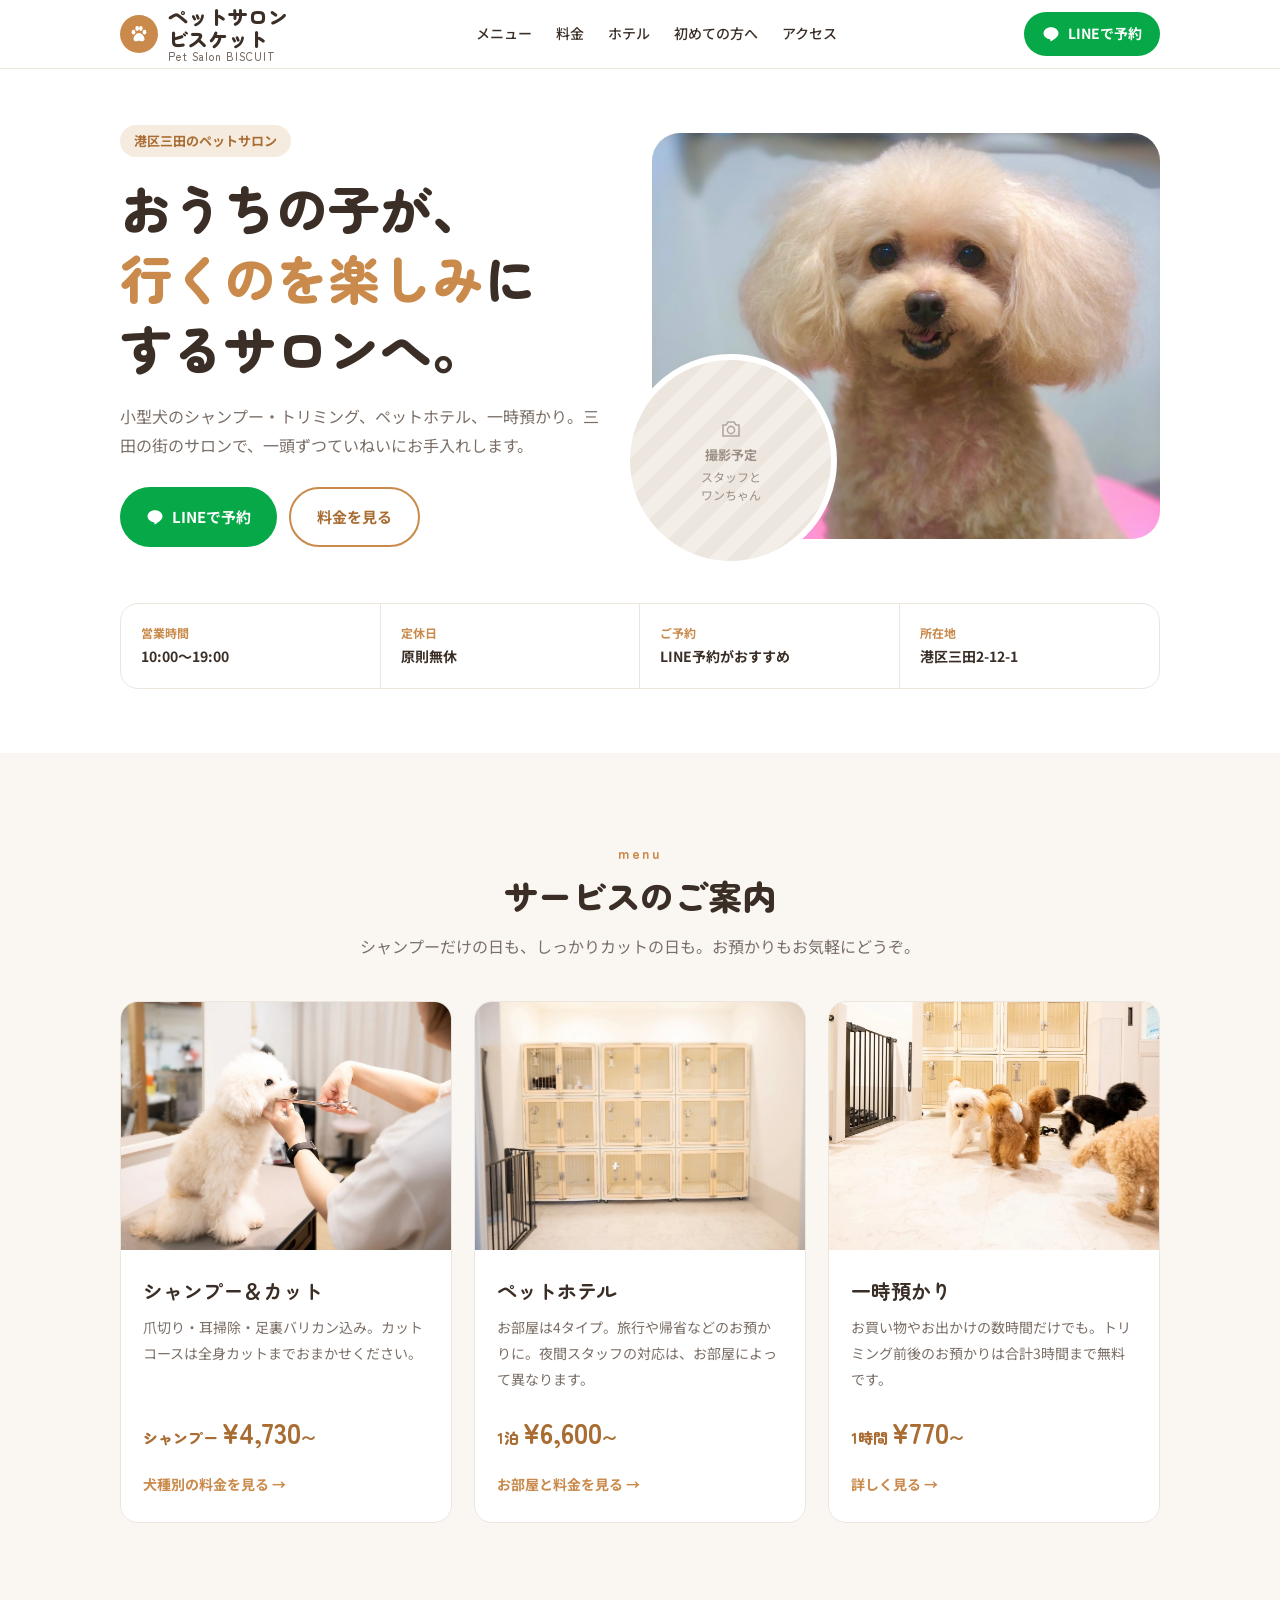
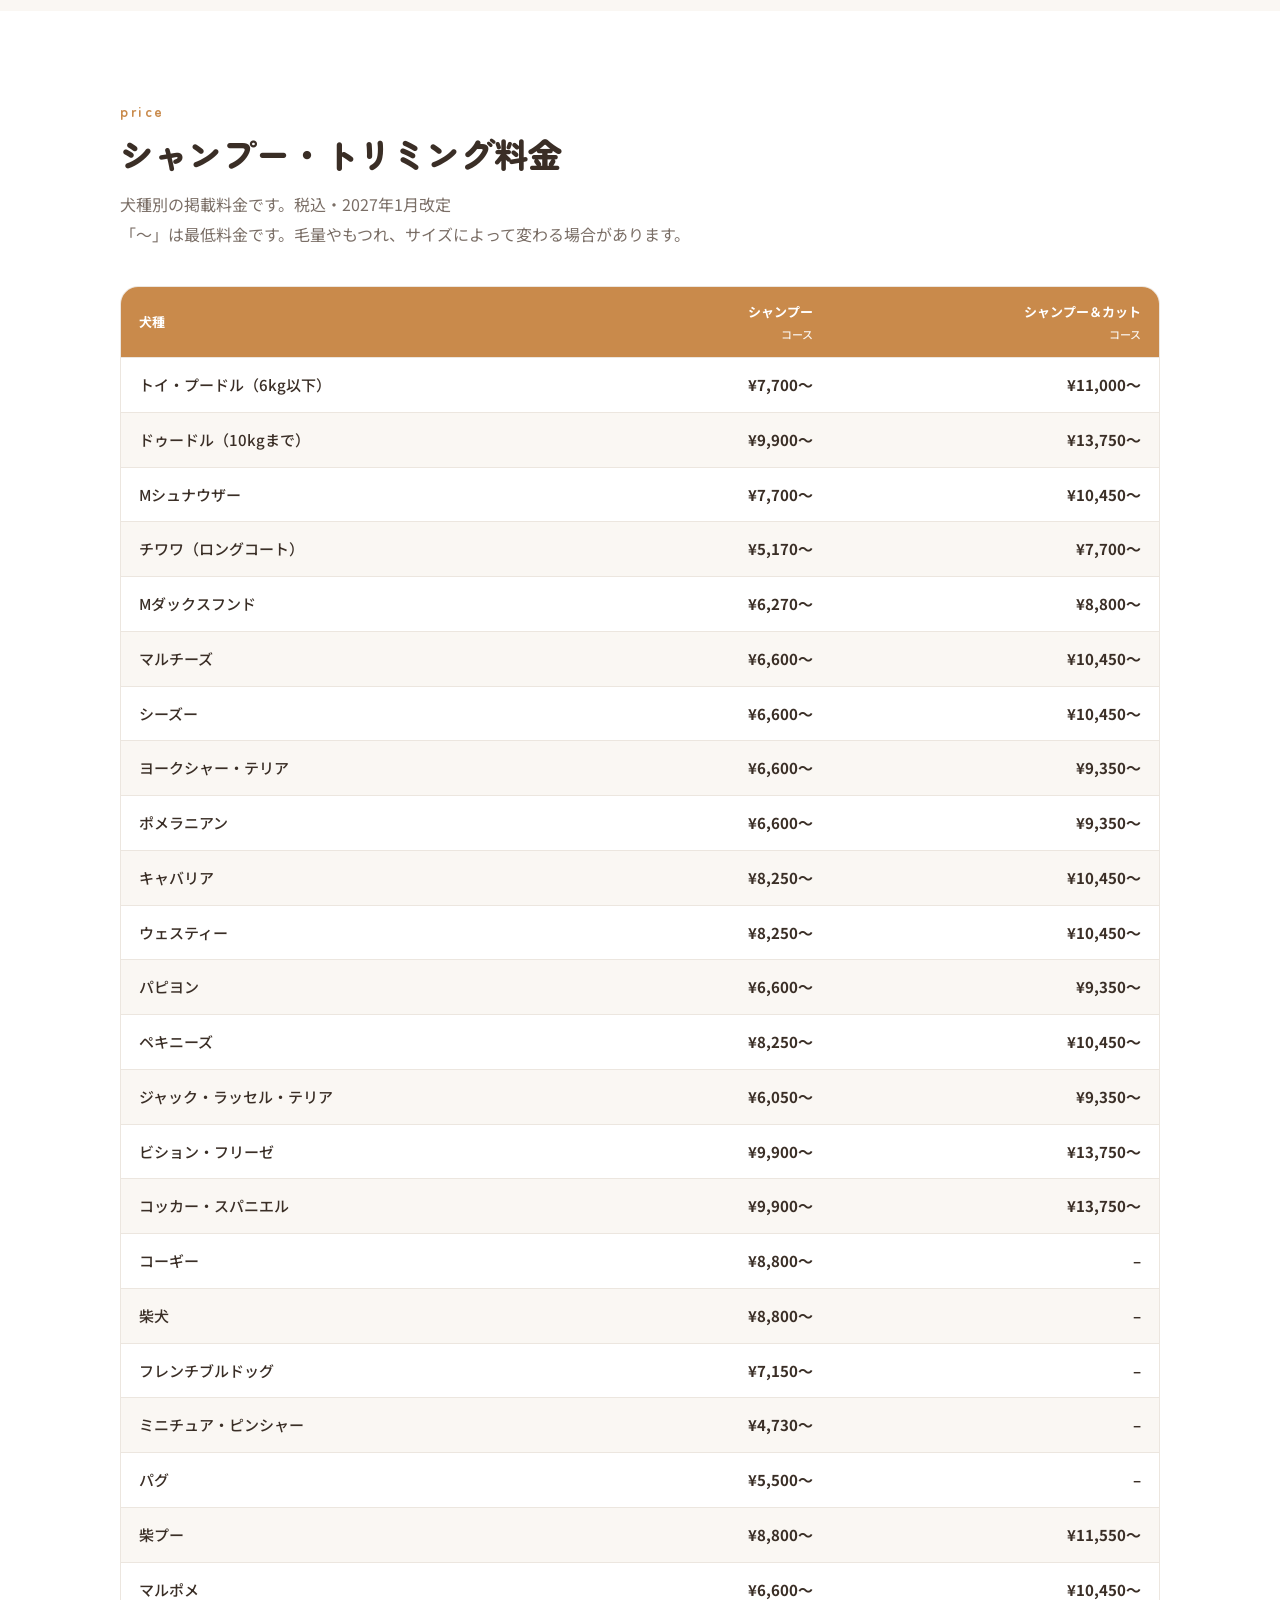
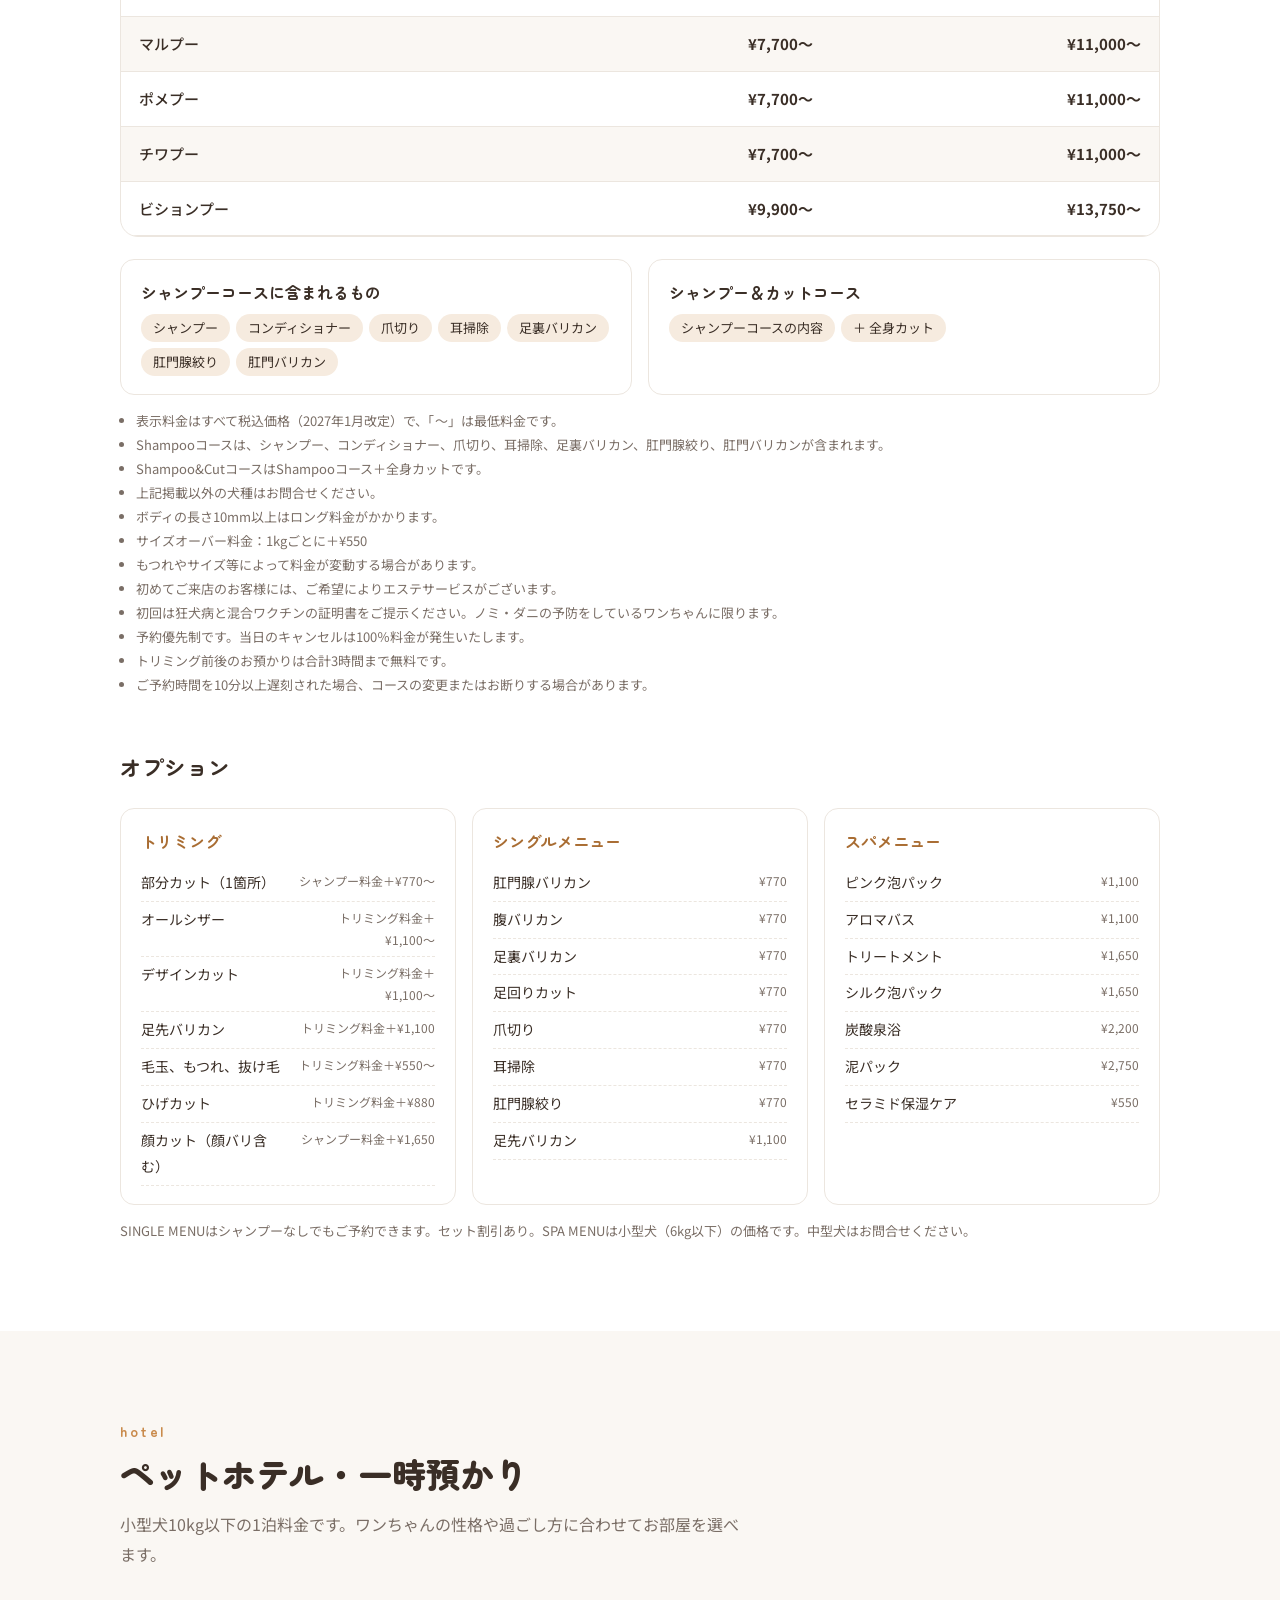
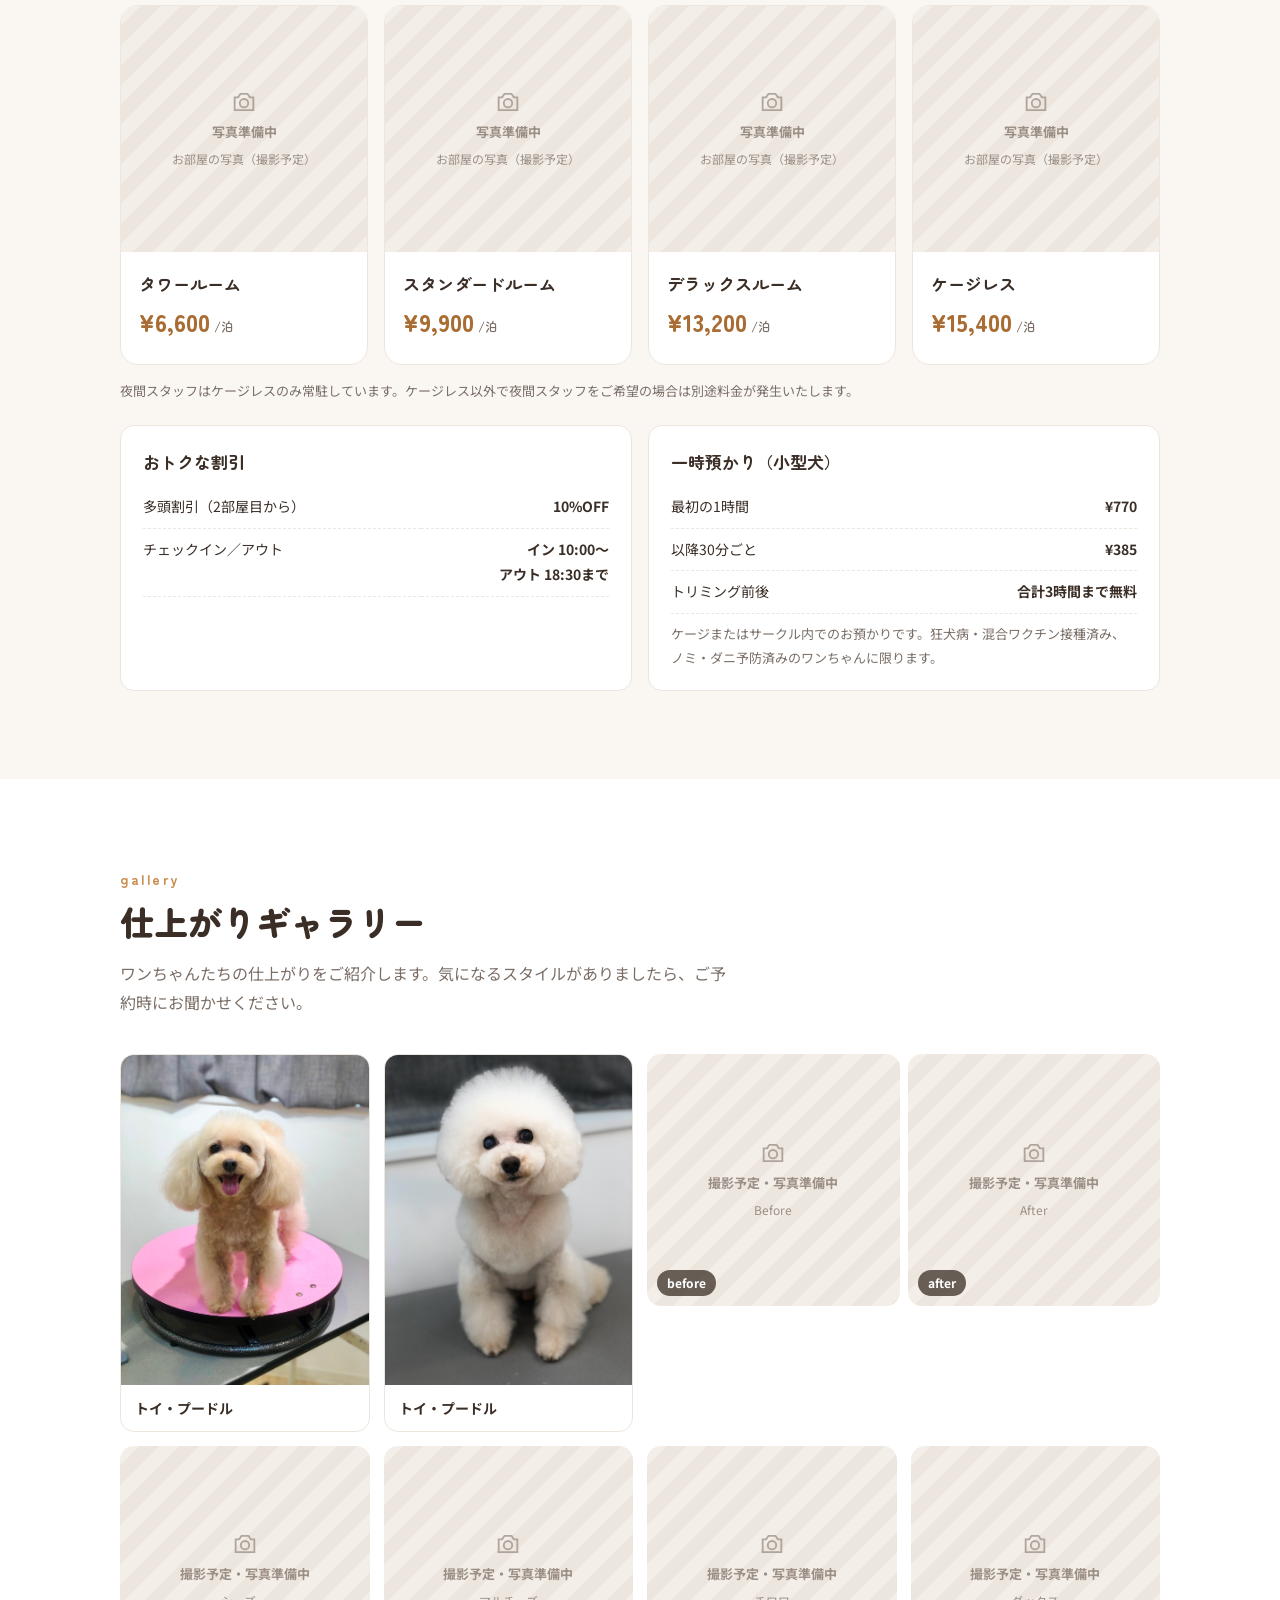
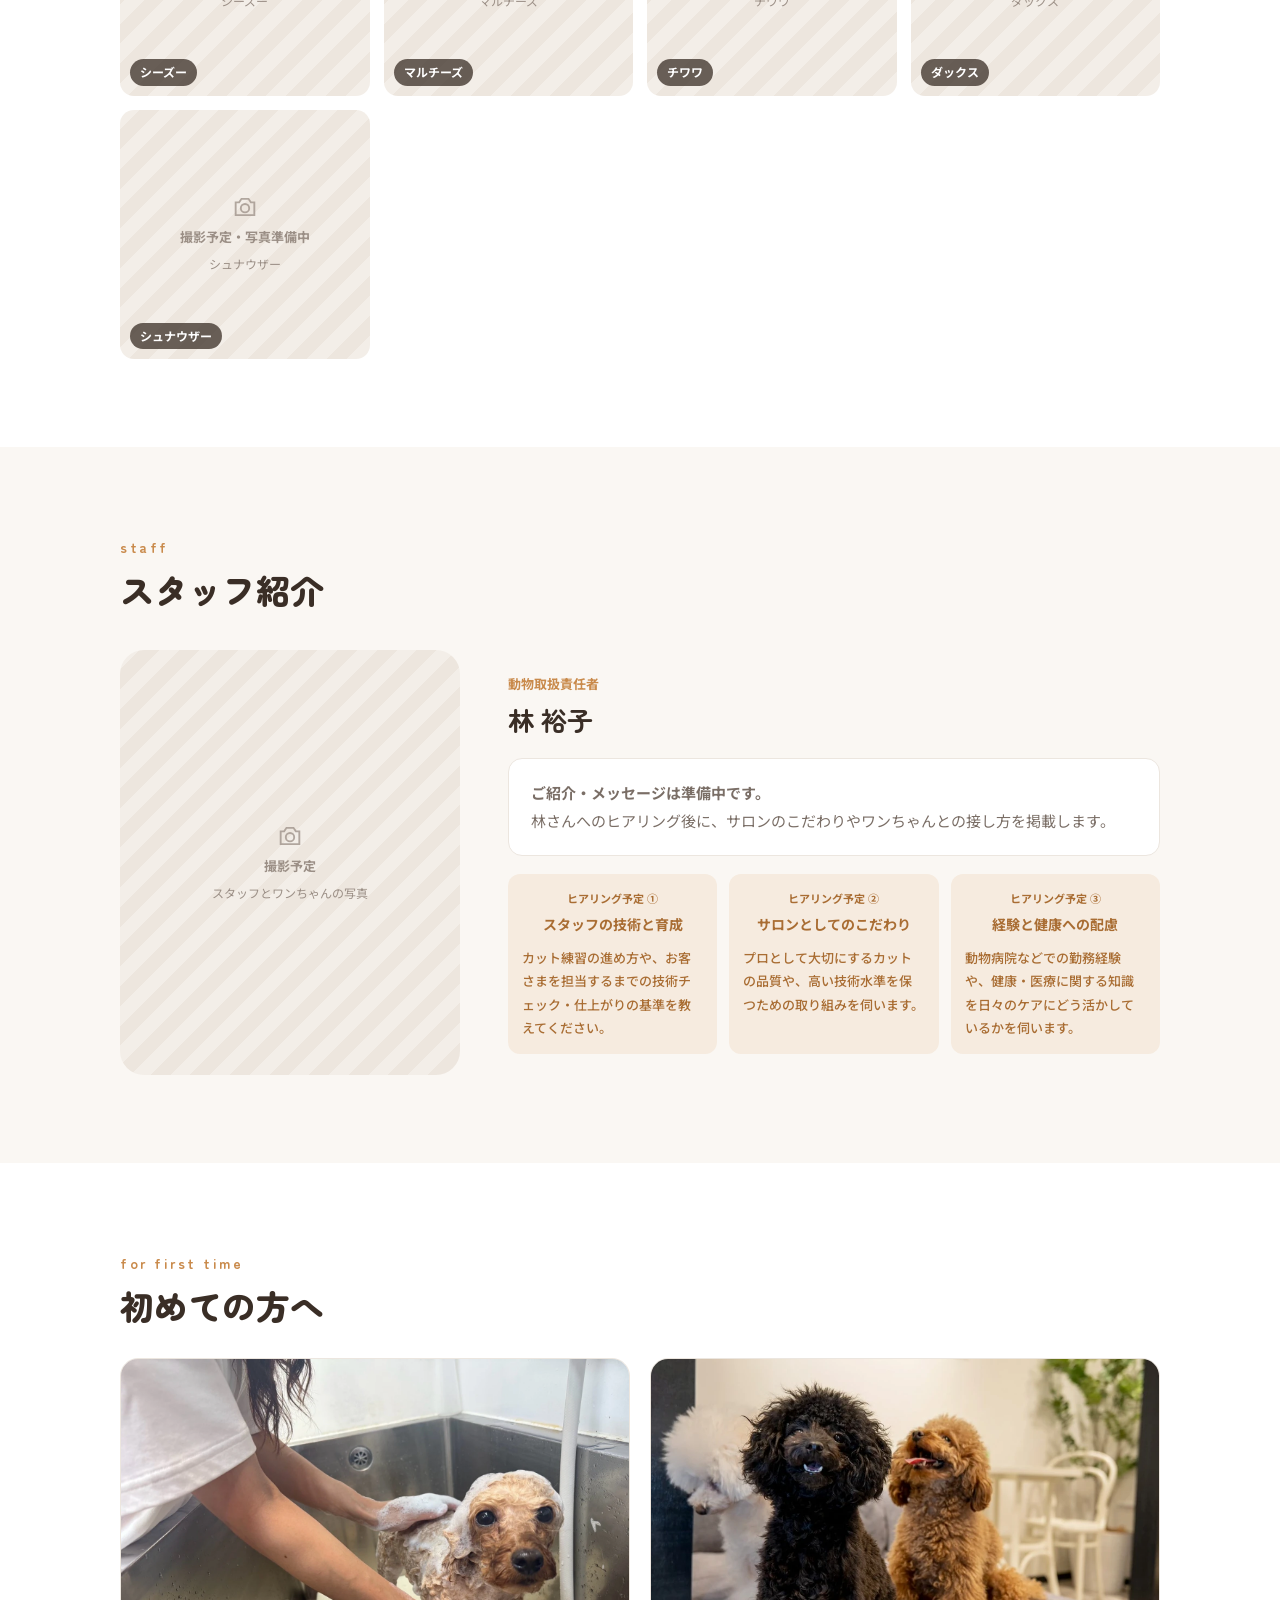
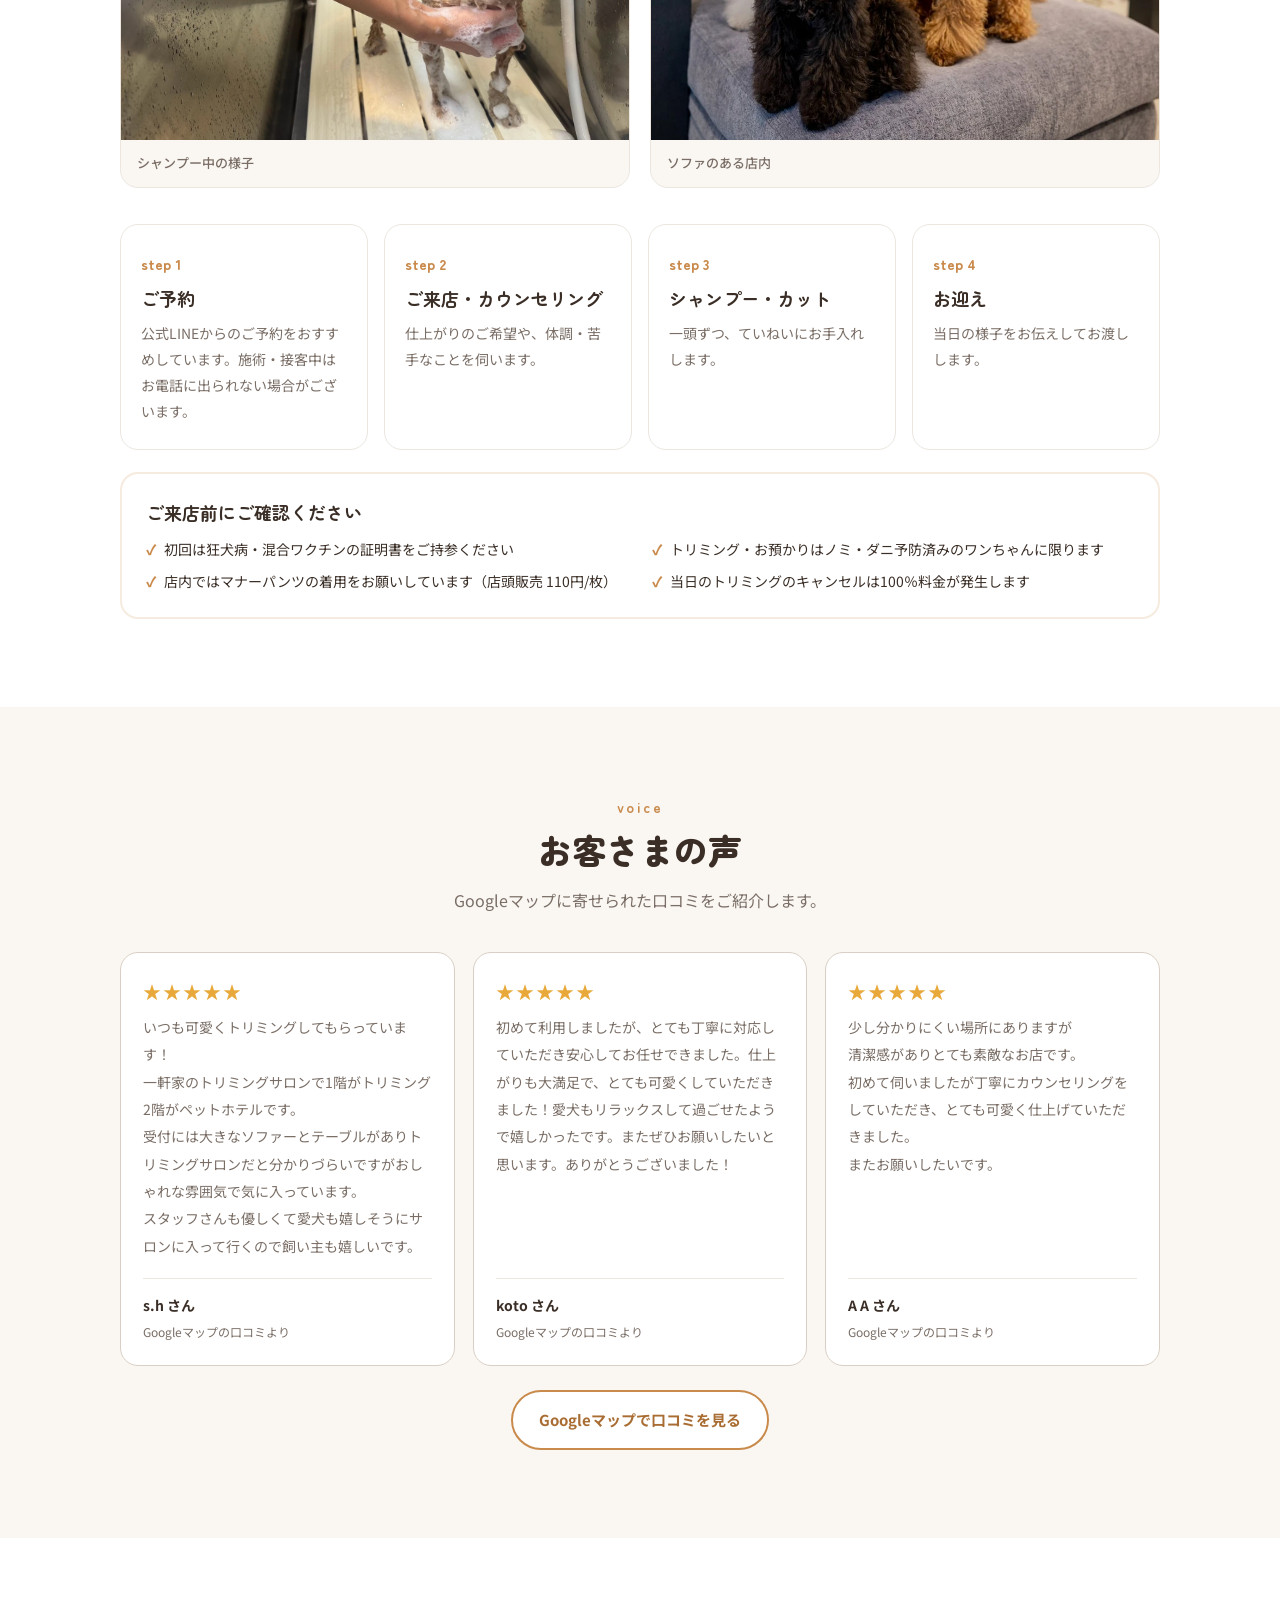
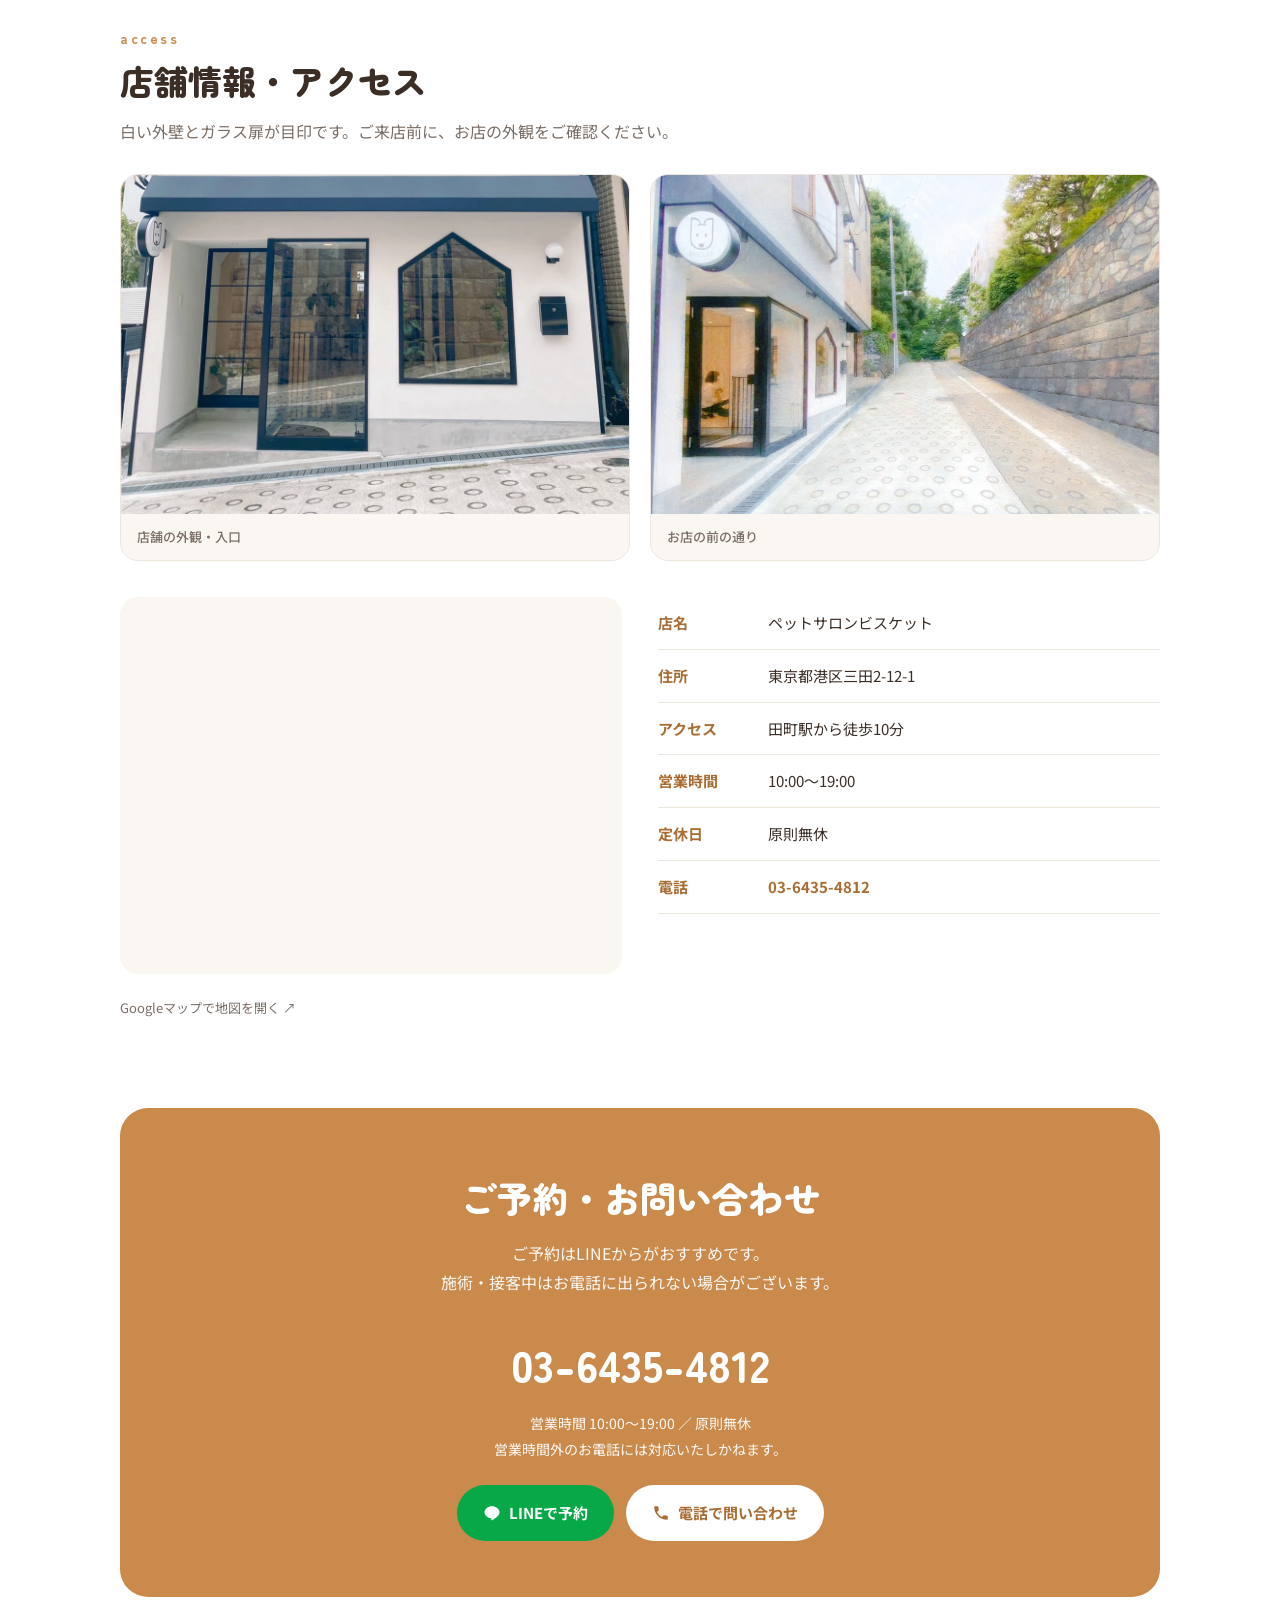
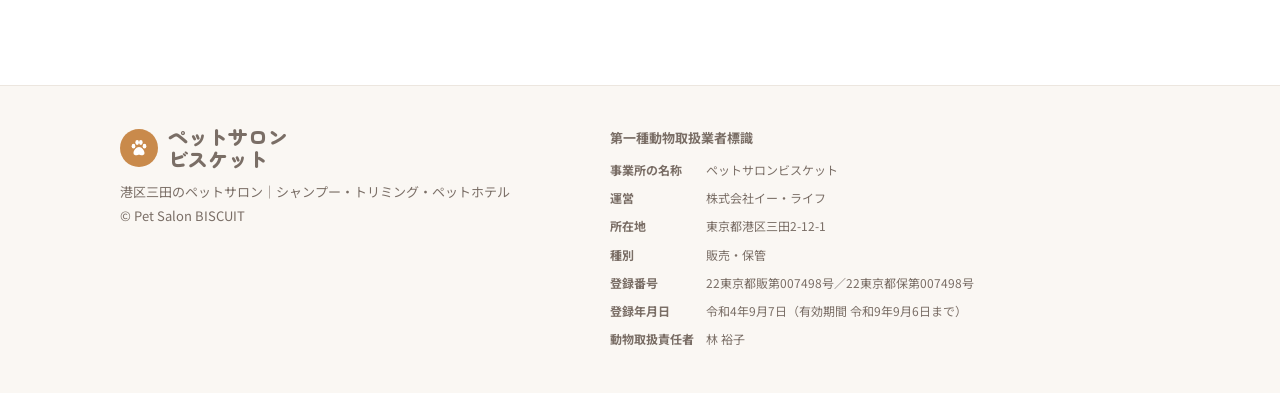
<file: about/index.html>
<!doctype html>
<html lang="ja"><head><meta charset="utf-8"><meta name="viewport" content="width=device-width,initial-scale=1"><meta http-equiv="refresh" content="0;url=/#business"><title>ペットサロンビスケット</title></head><body><p><a href="/#business">最新のご案内はこちら</a></p><script>location.replace("/#business")</script></body></html>
</file>
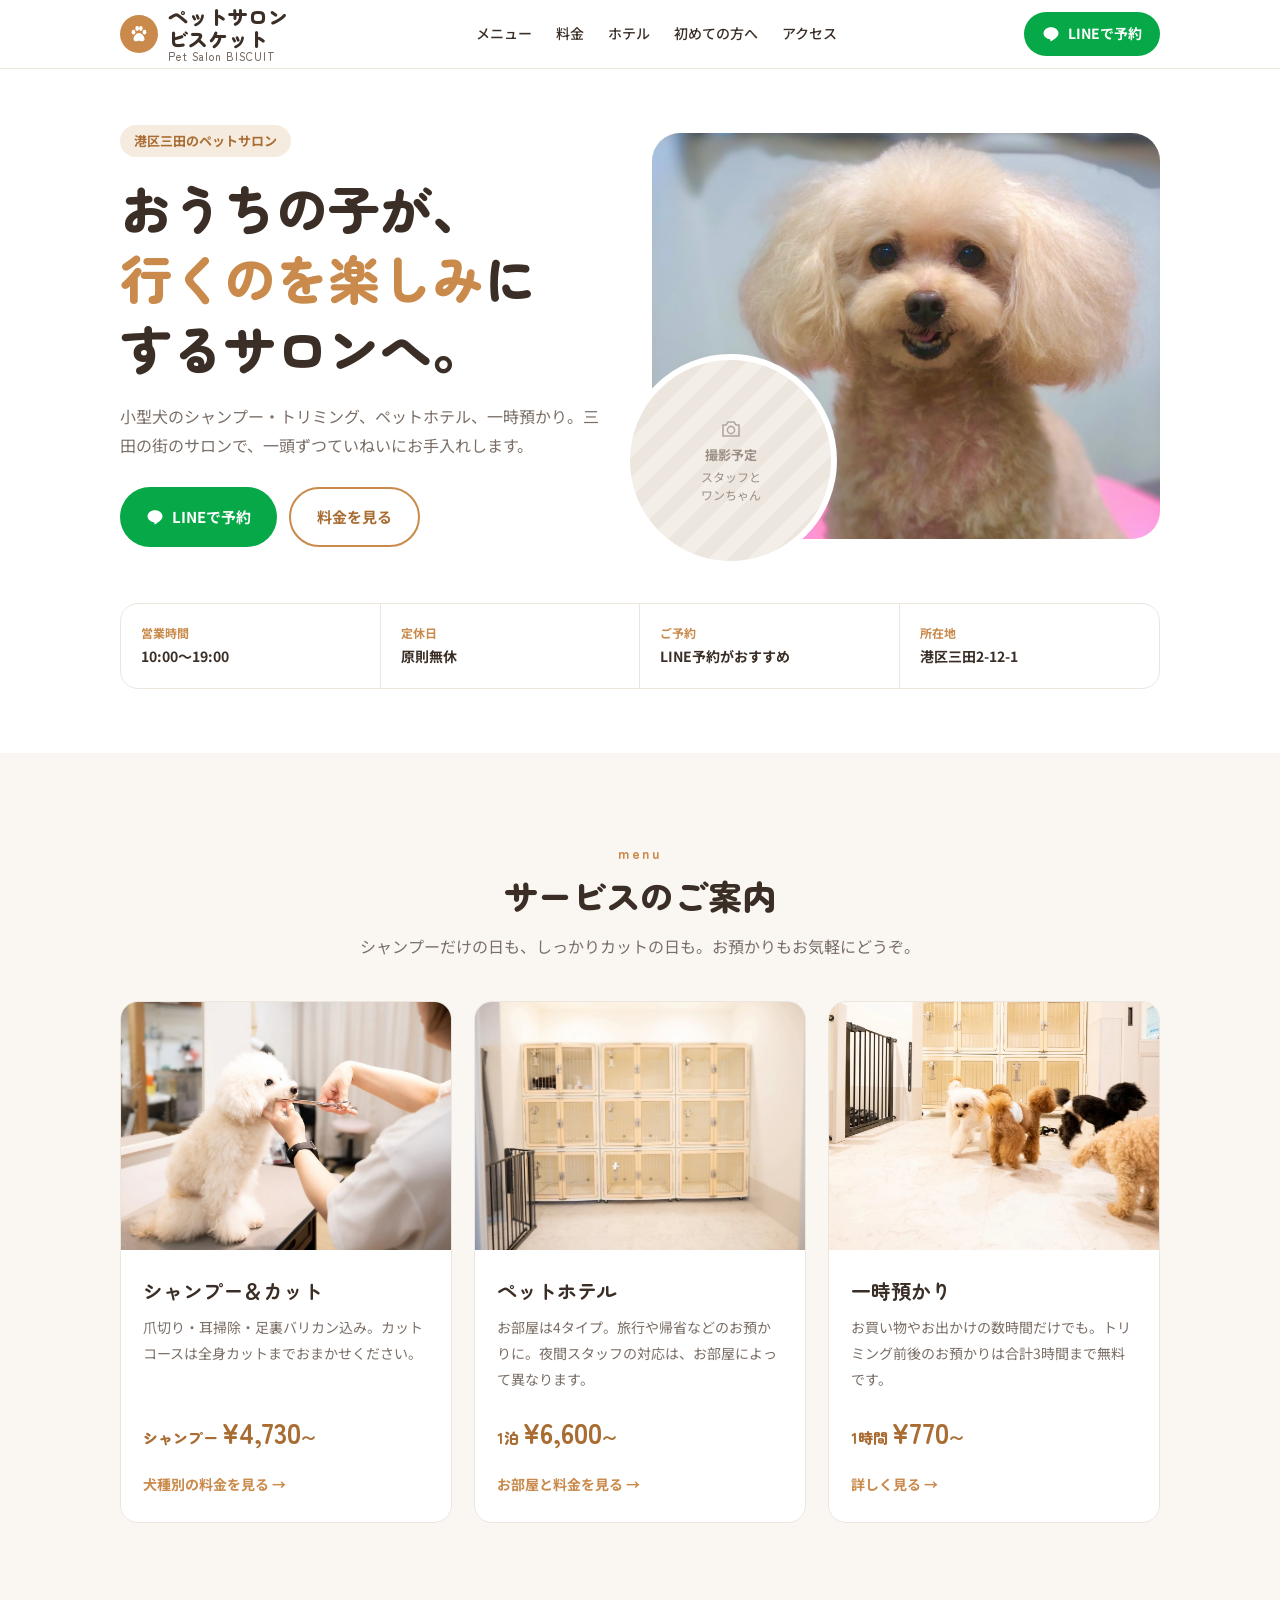
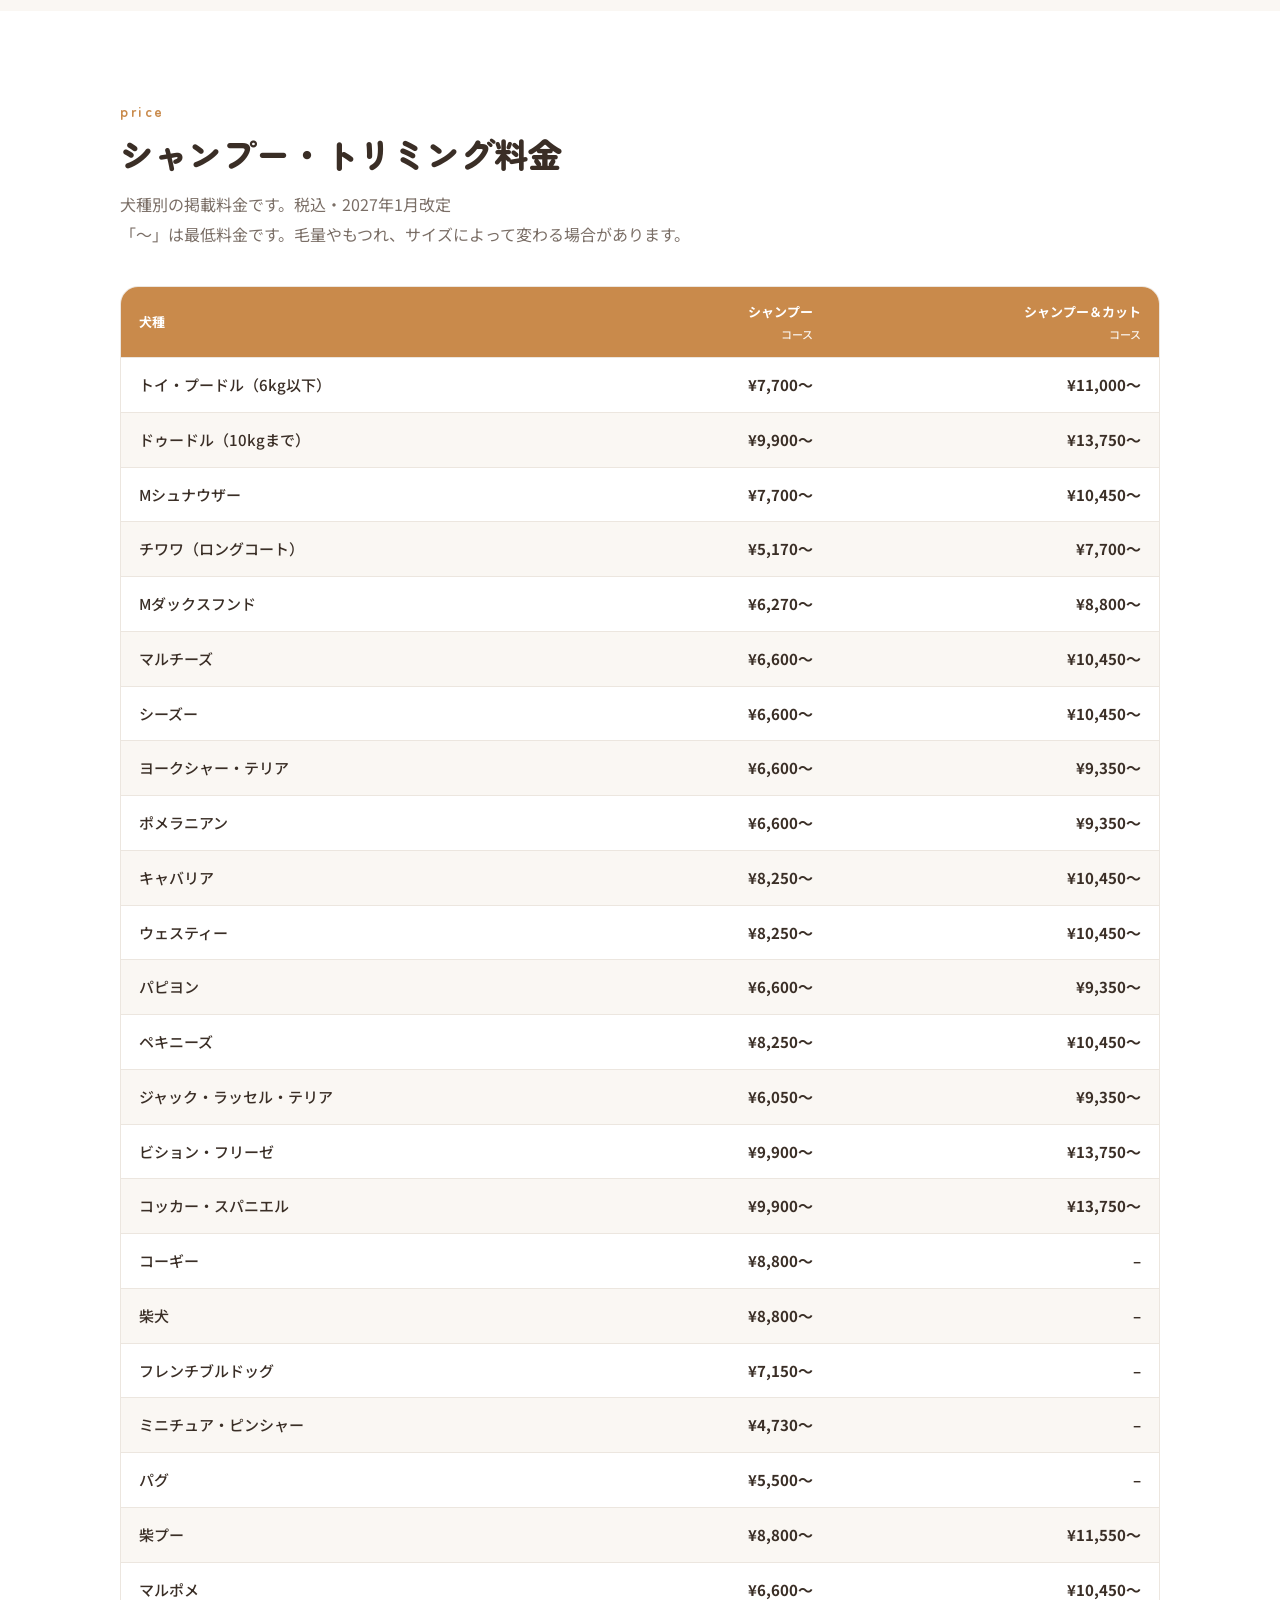
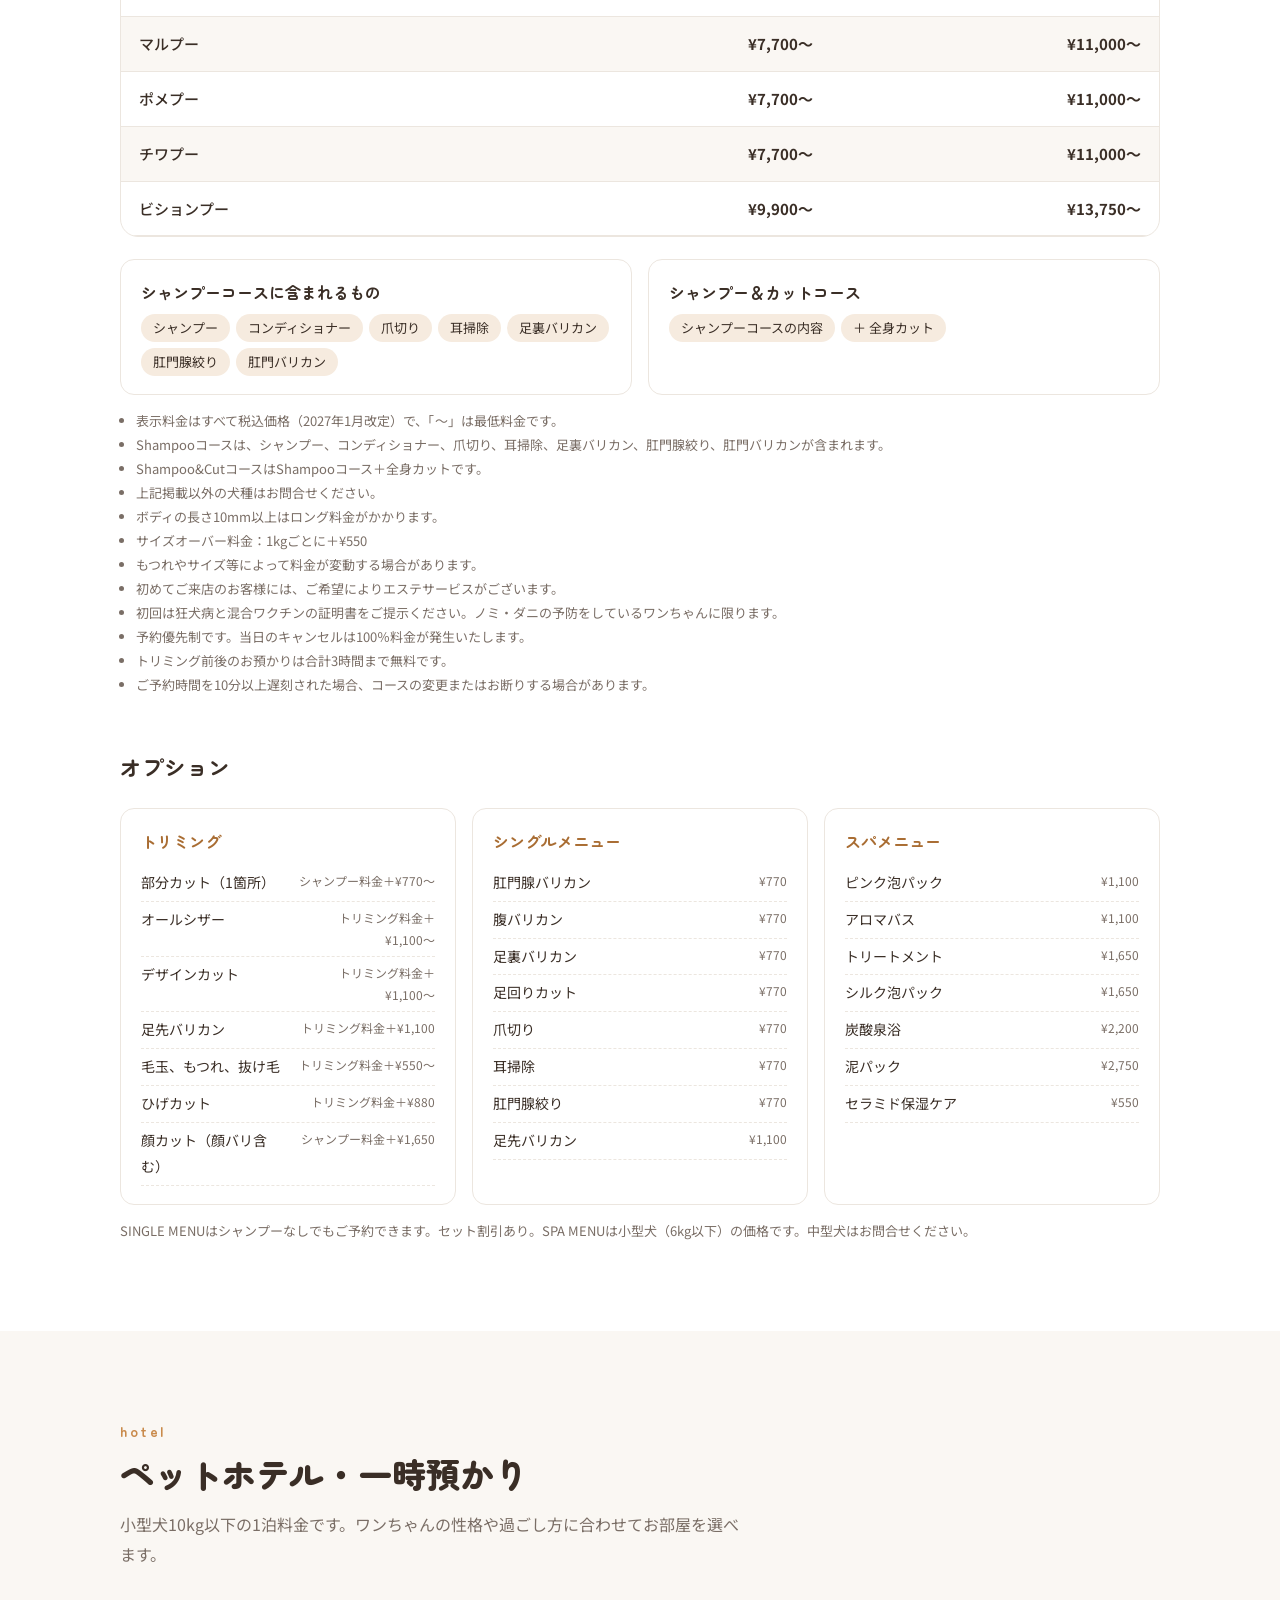
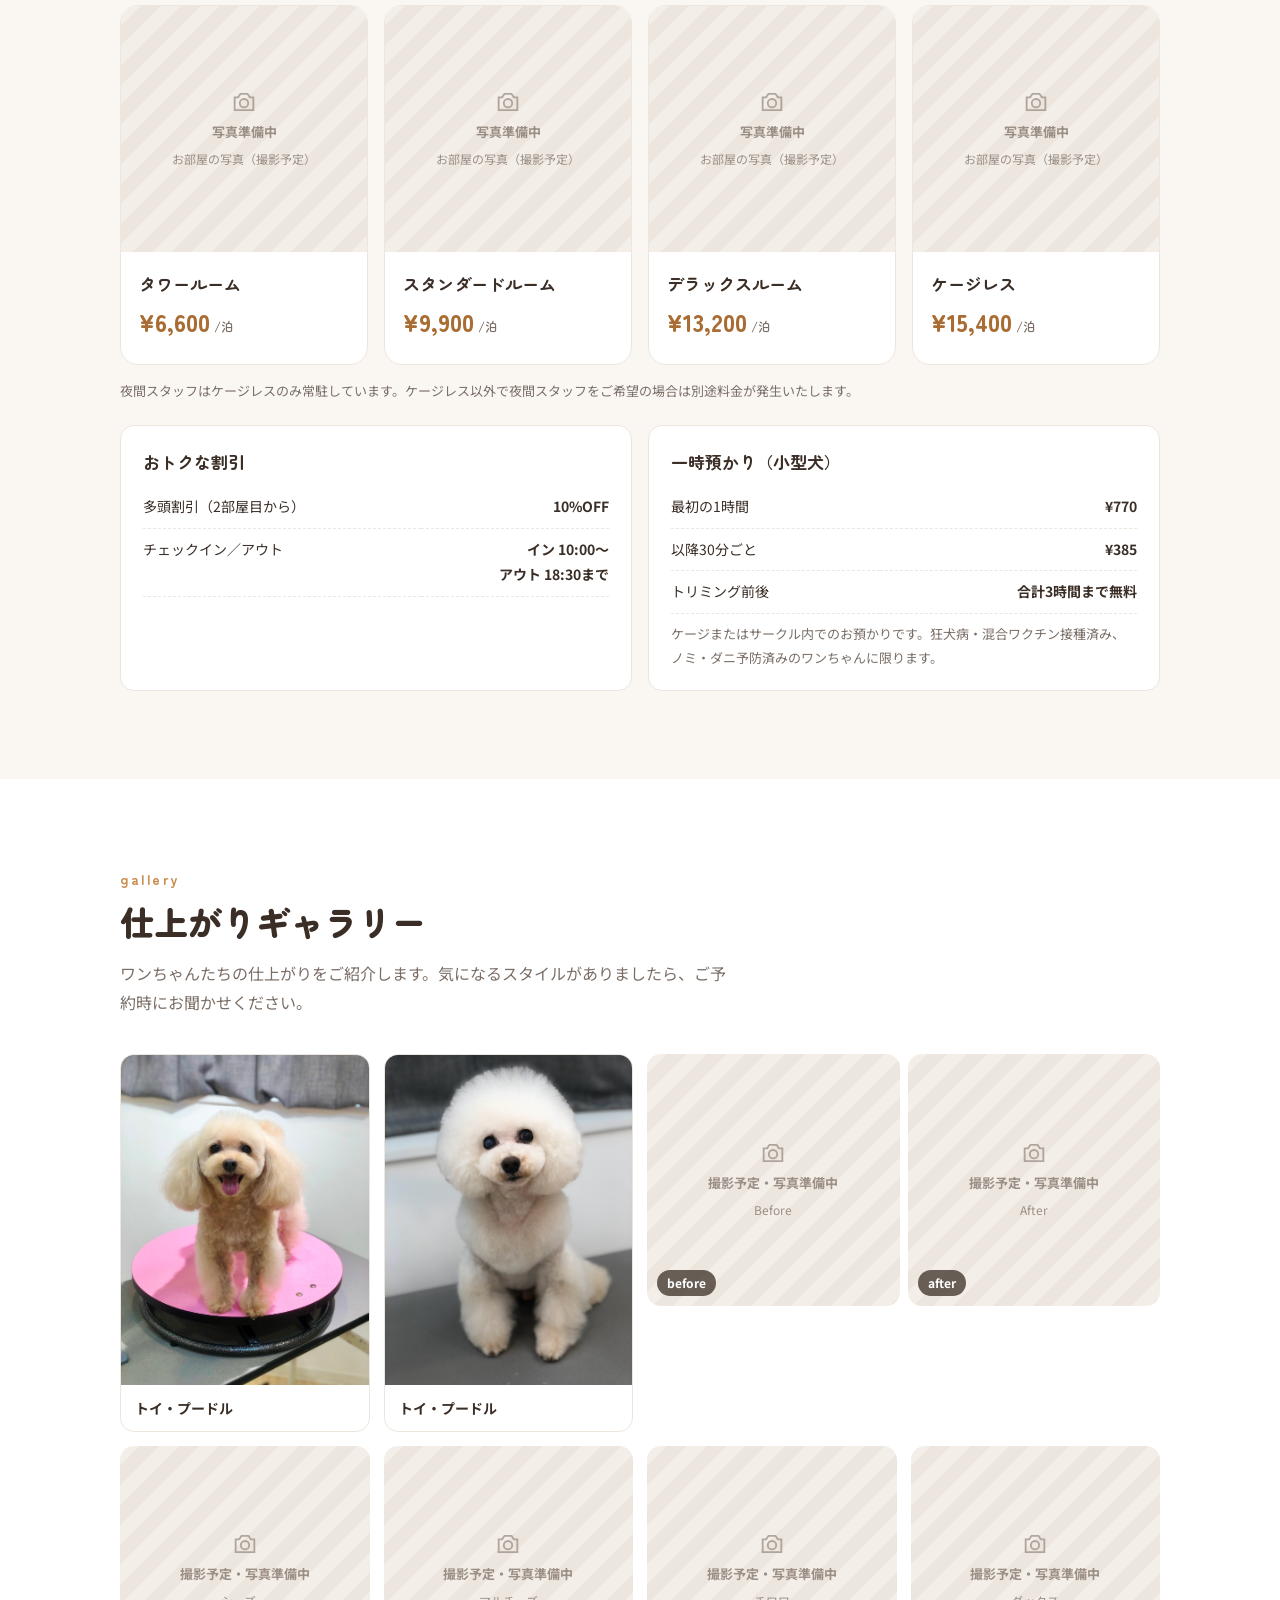
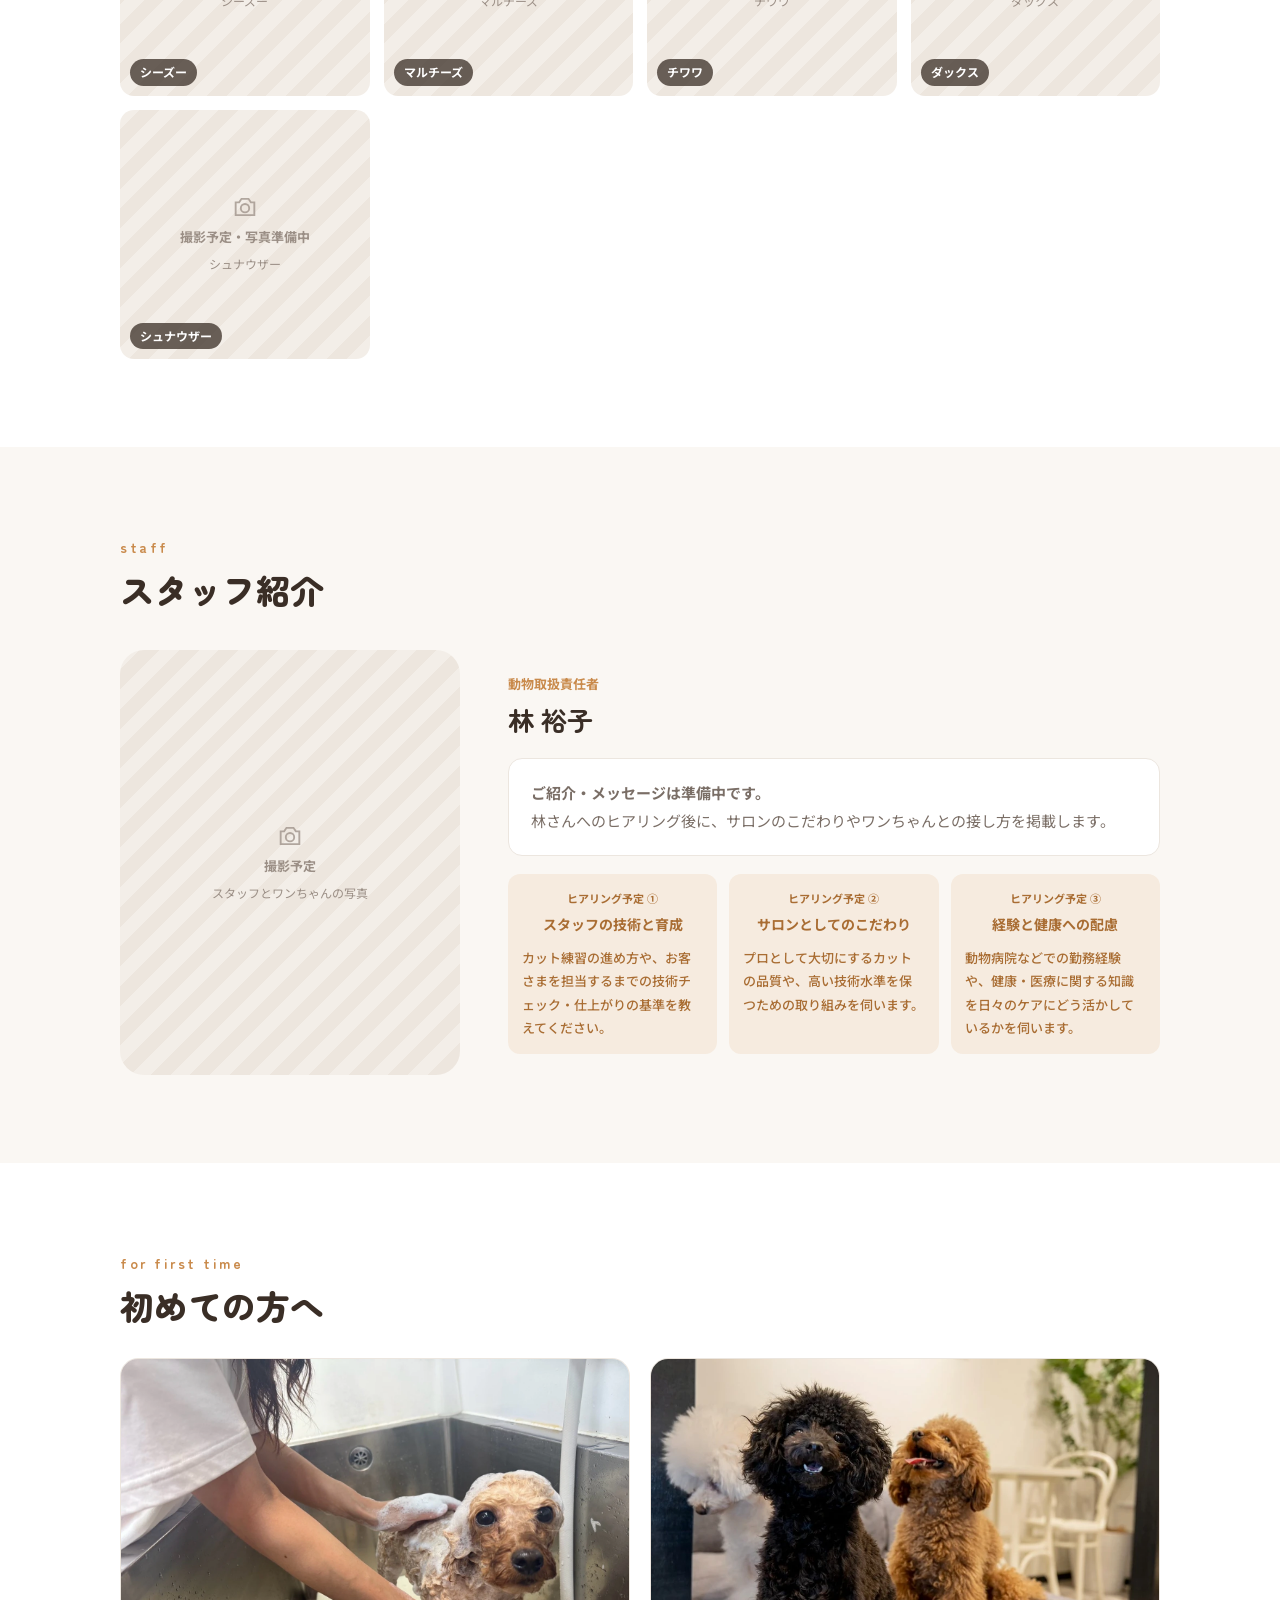
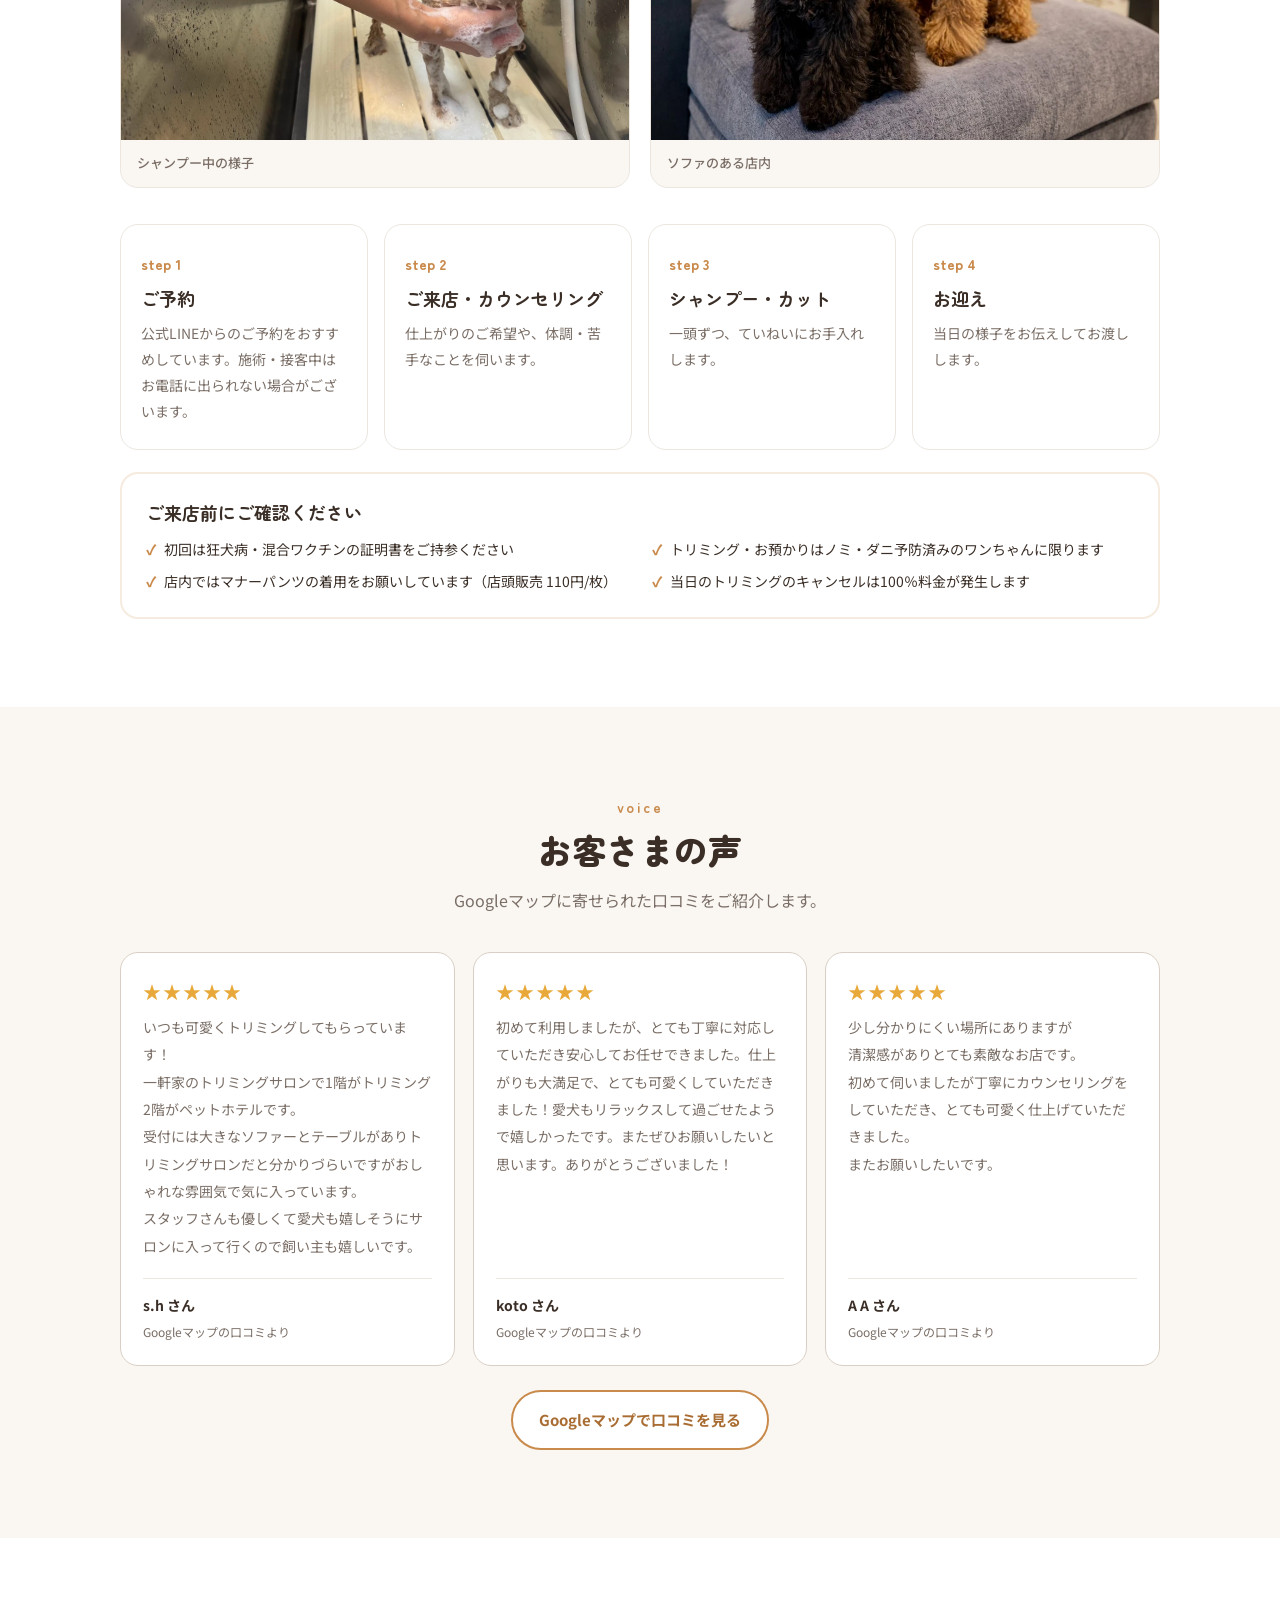
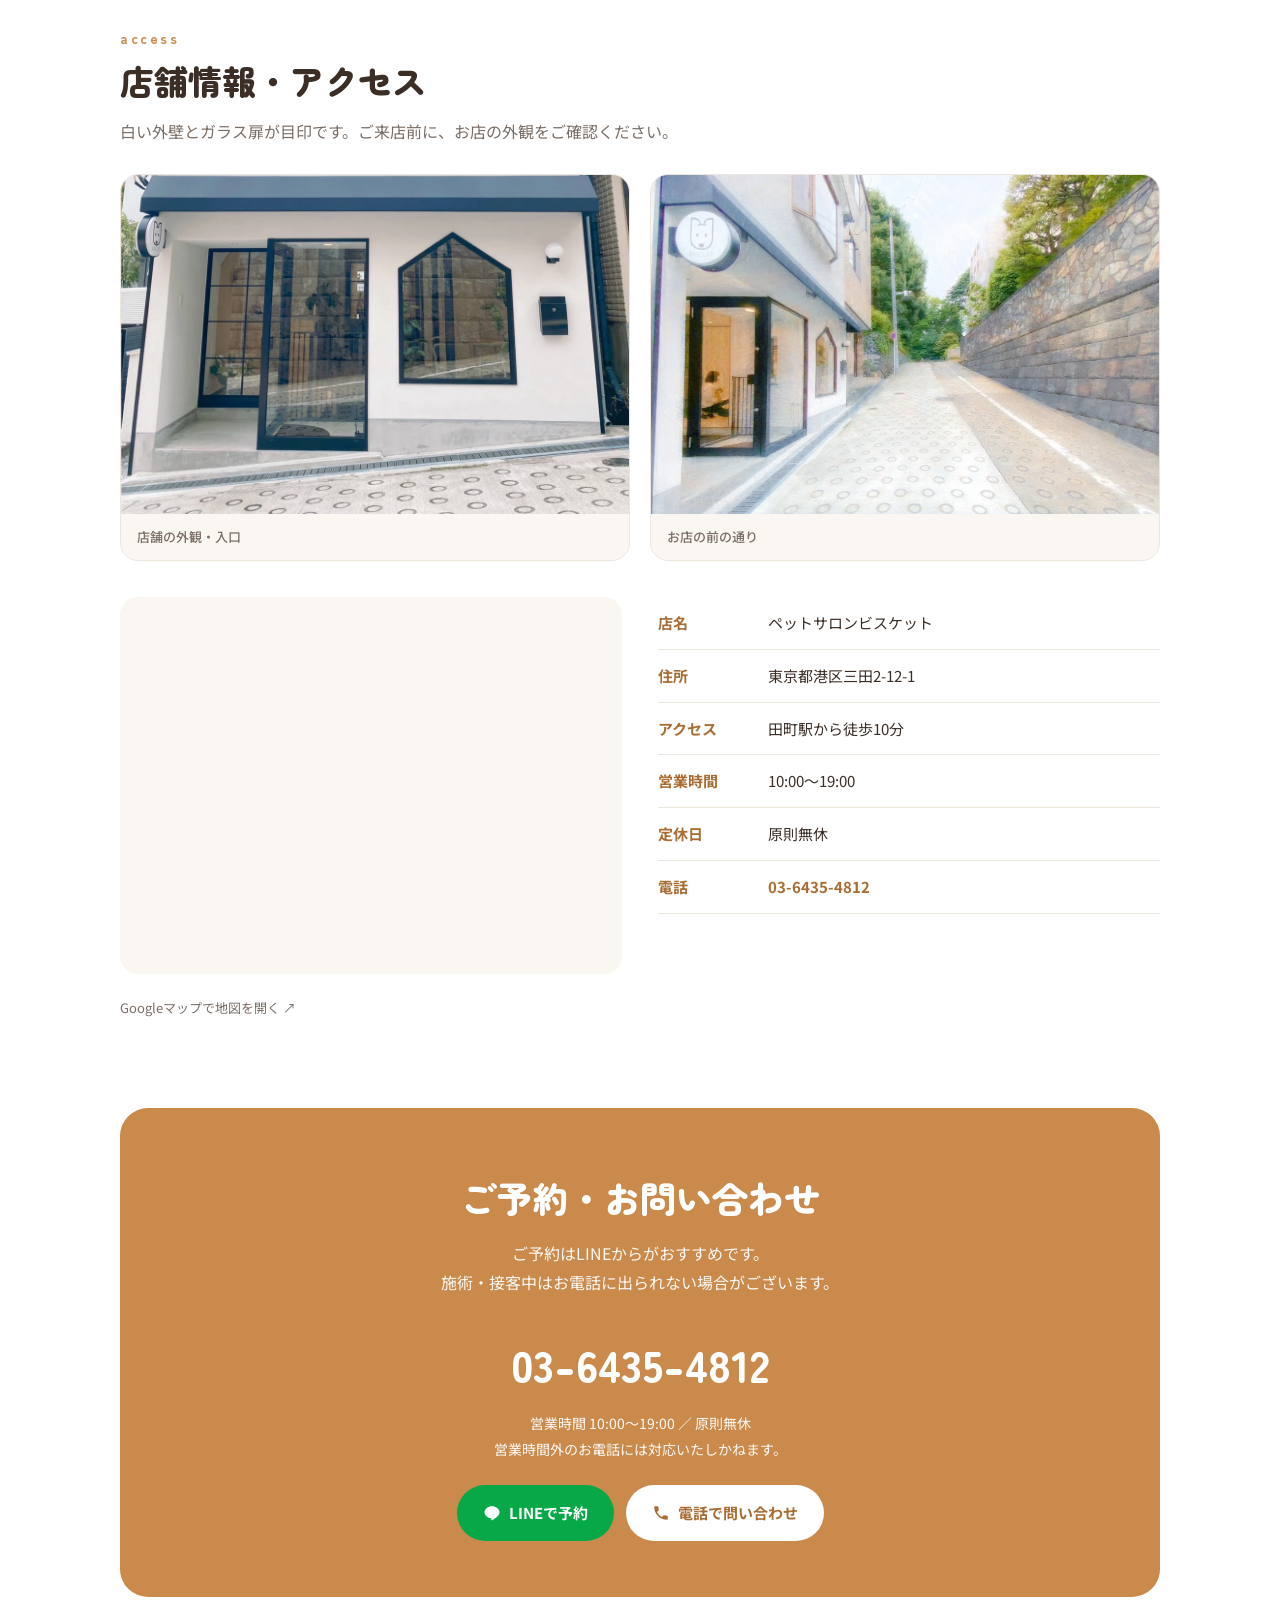
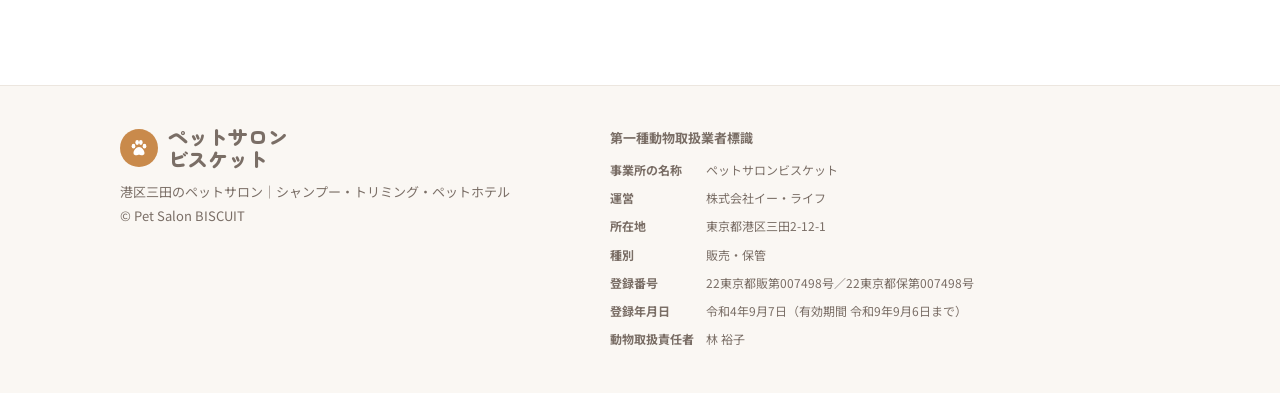
<file: hotel/index.html>
<!doctype html>
<html lang="ja"><head><meta charset="utf-8"><meta name="viewport" content="width=device-width,initial-scale=1"><meta http-equiv="refresh" content="0;url=/#hotel"><title>ペットサロンビスケット</title></head><body><p><a href="/#hotel">最新のご案内はこちら</a></p><script>location.replace("/#hotel")</script></body></html>
</file>
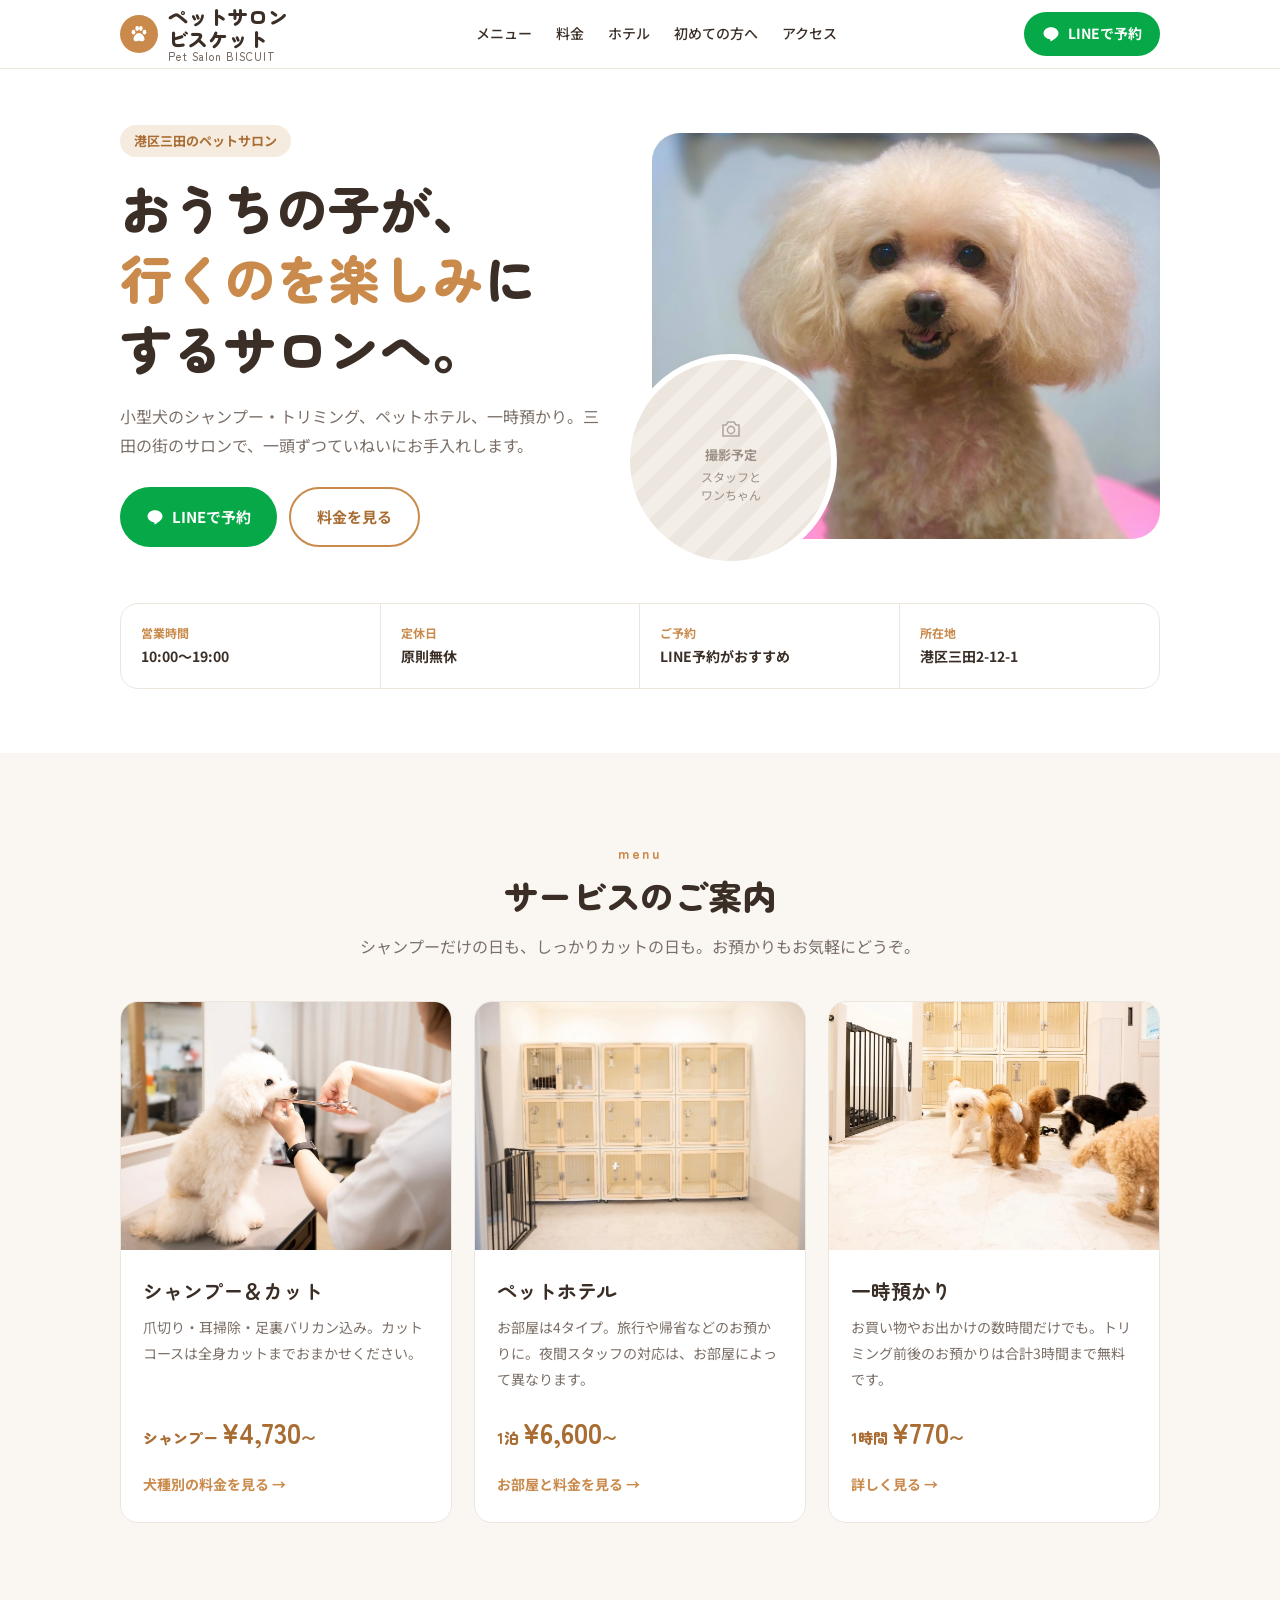
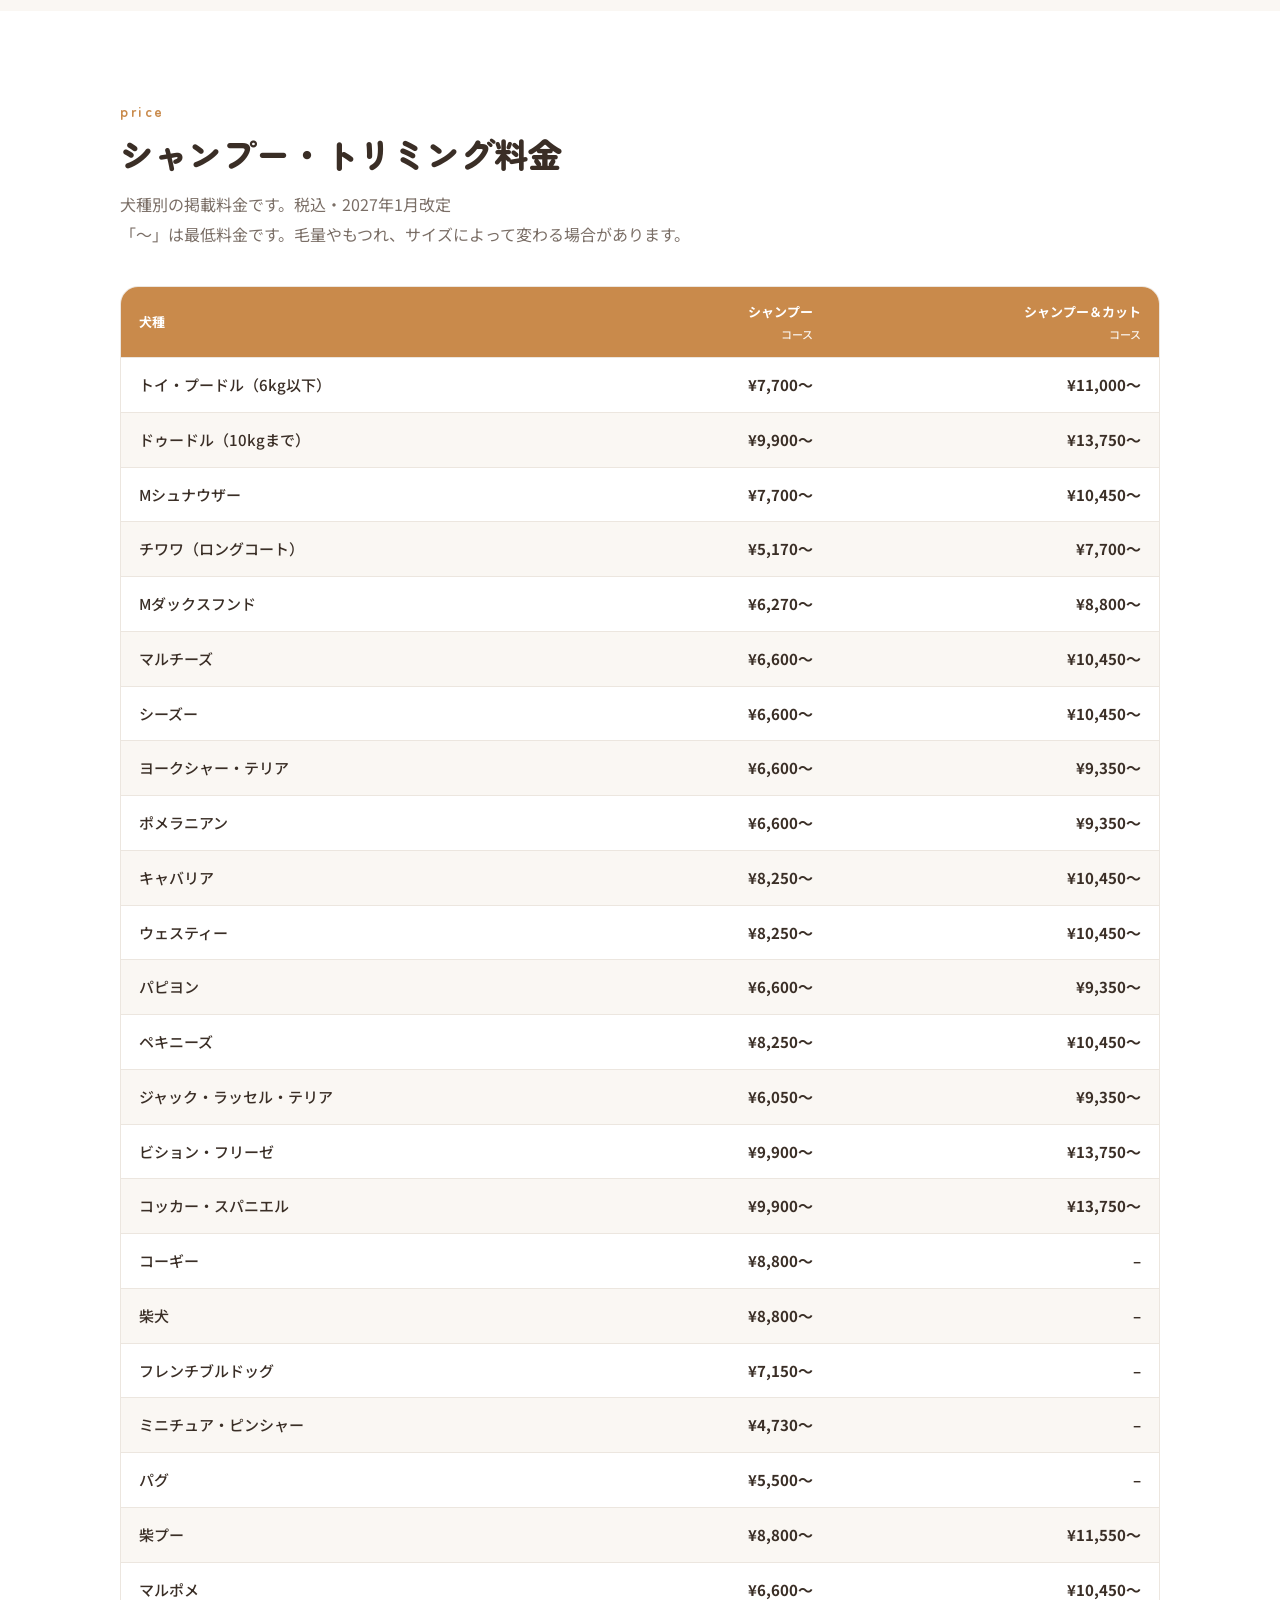
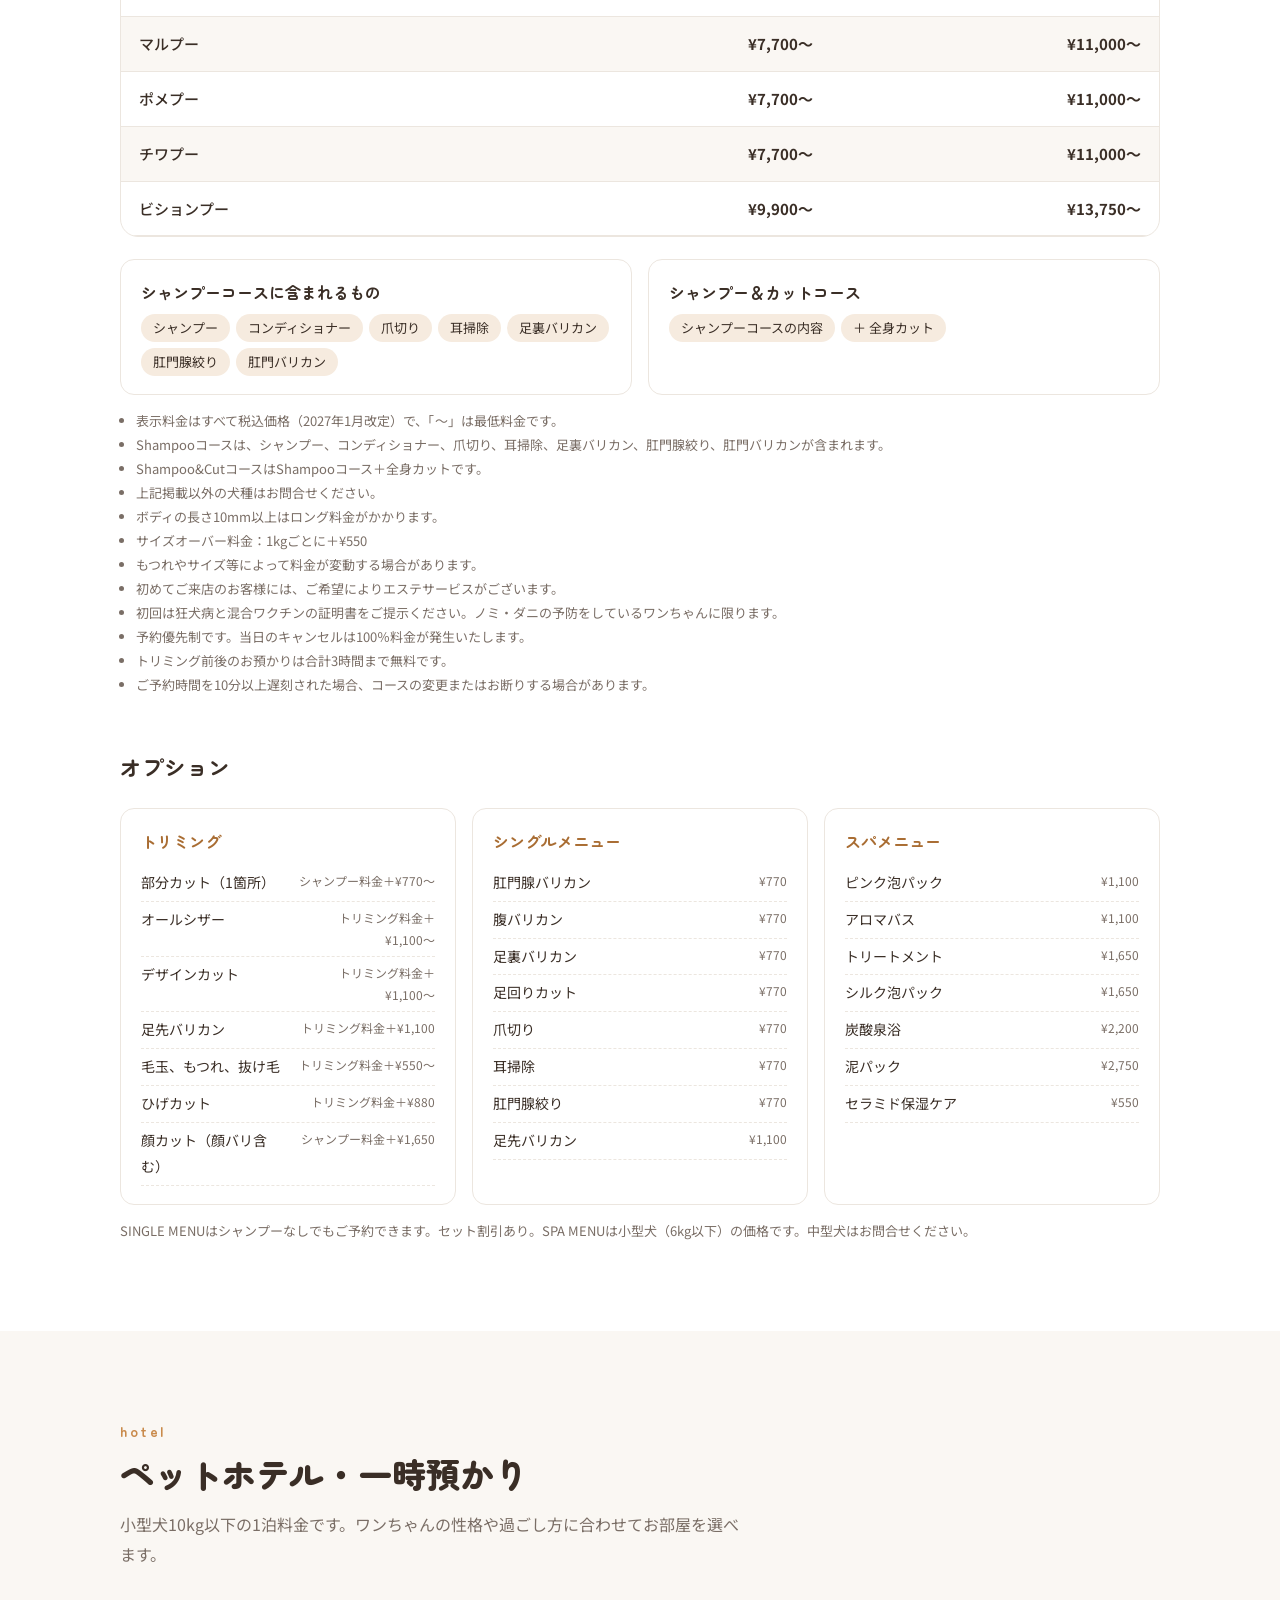
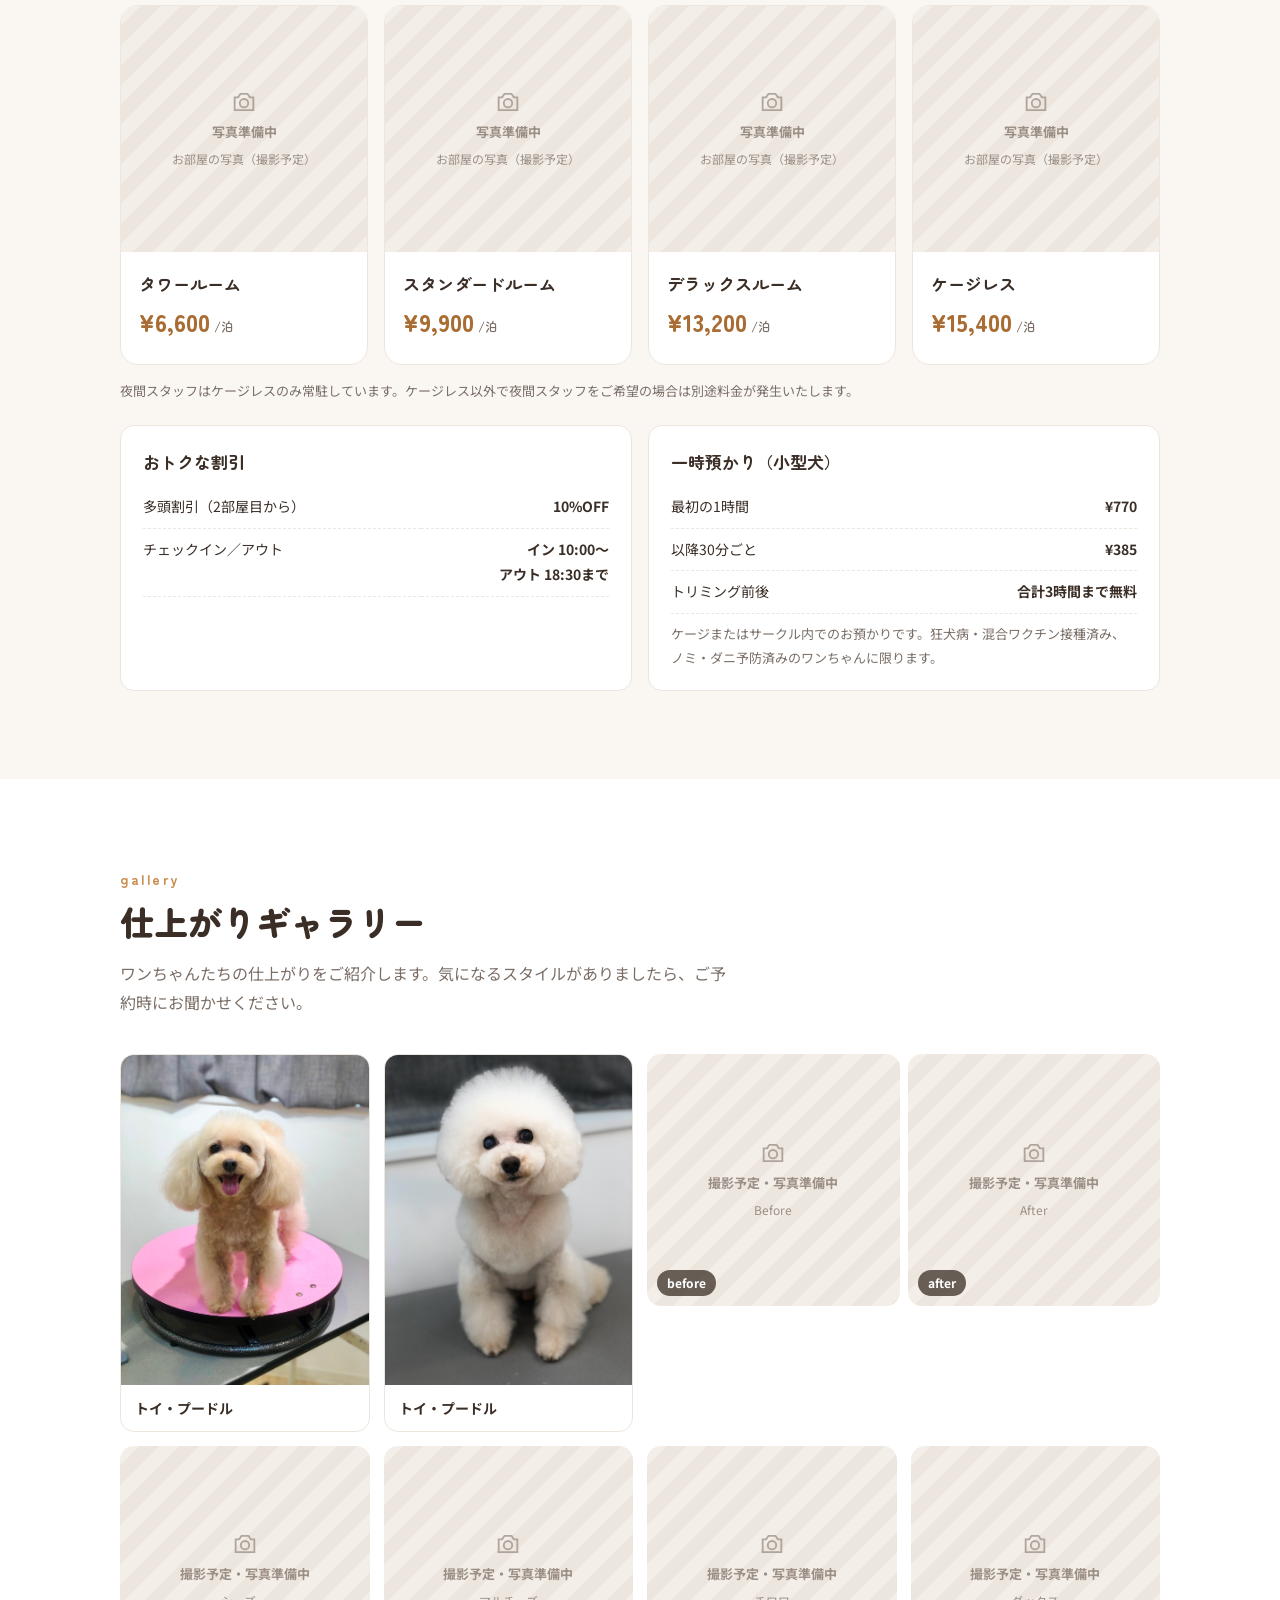
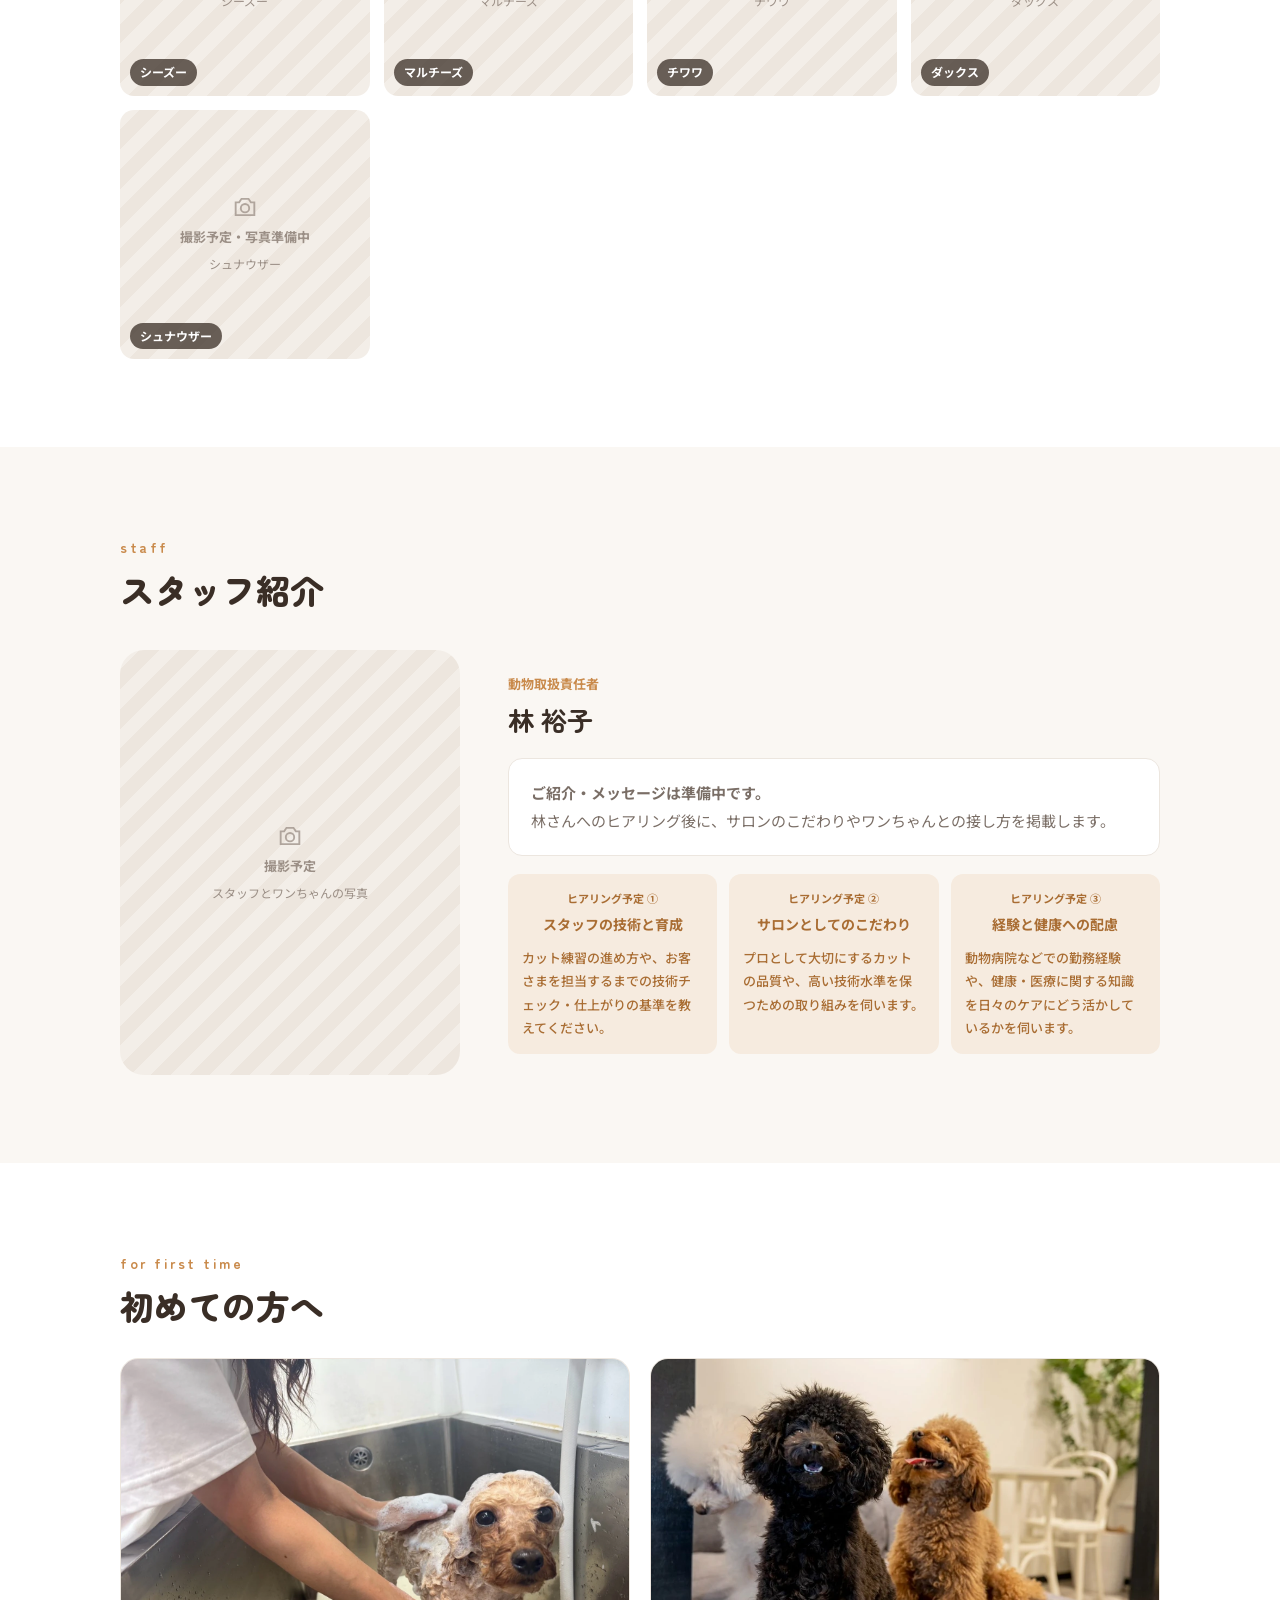
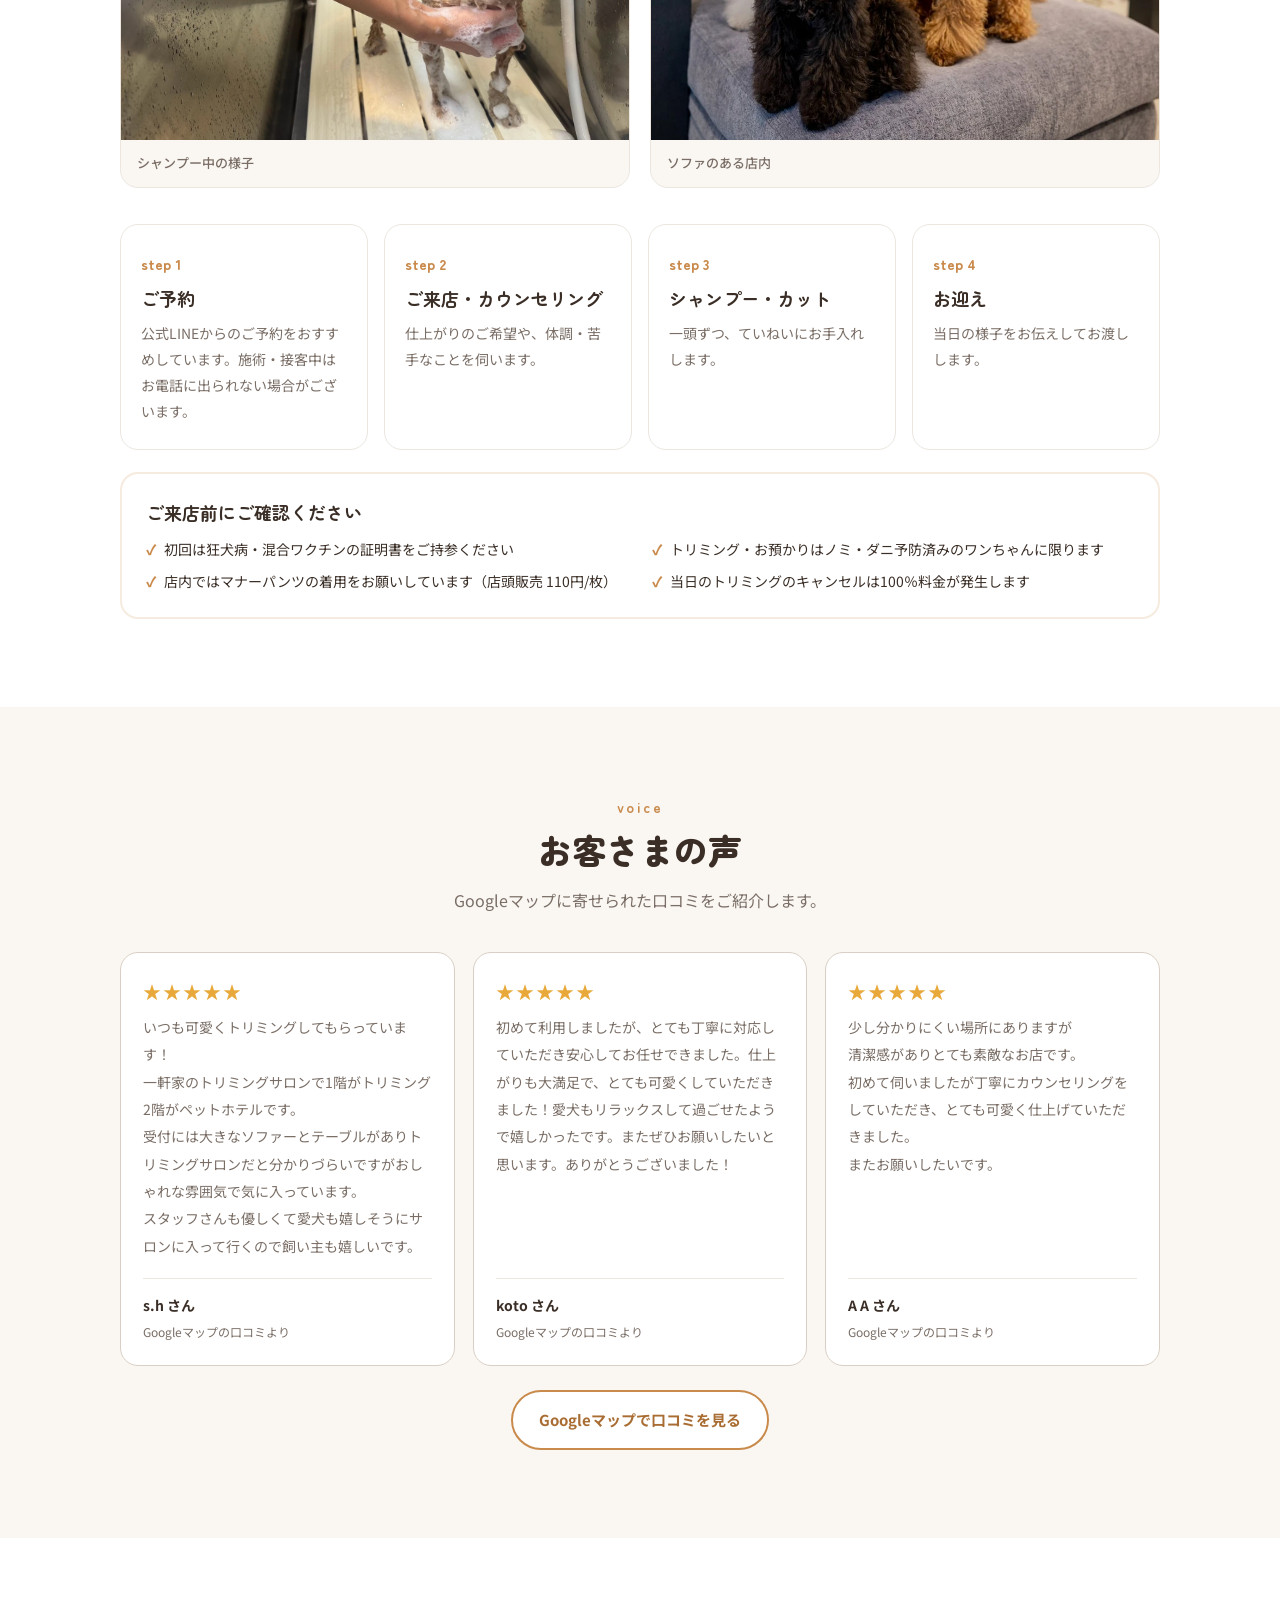
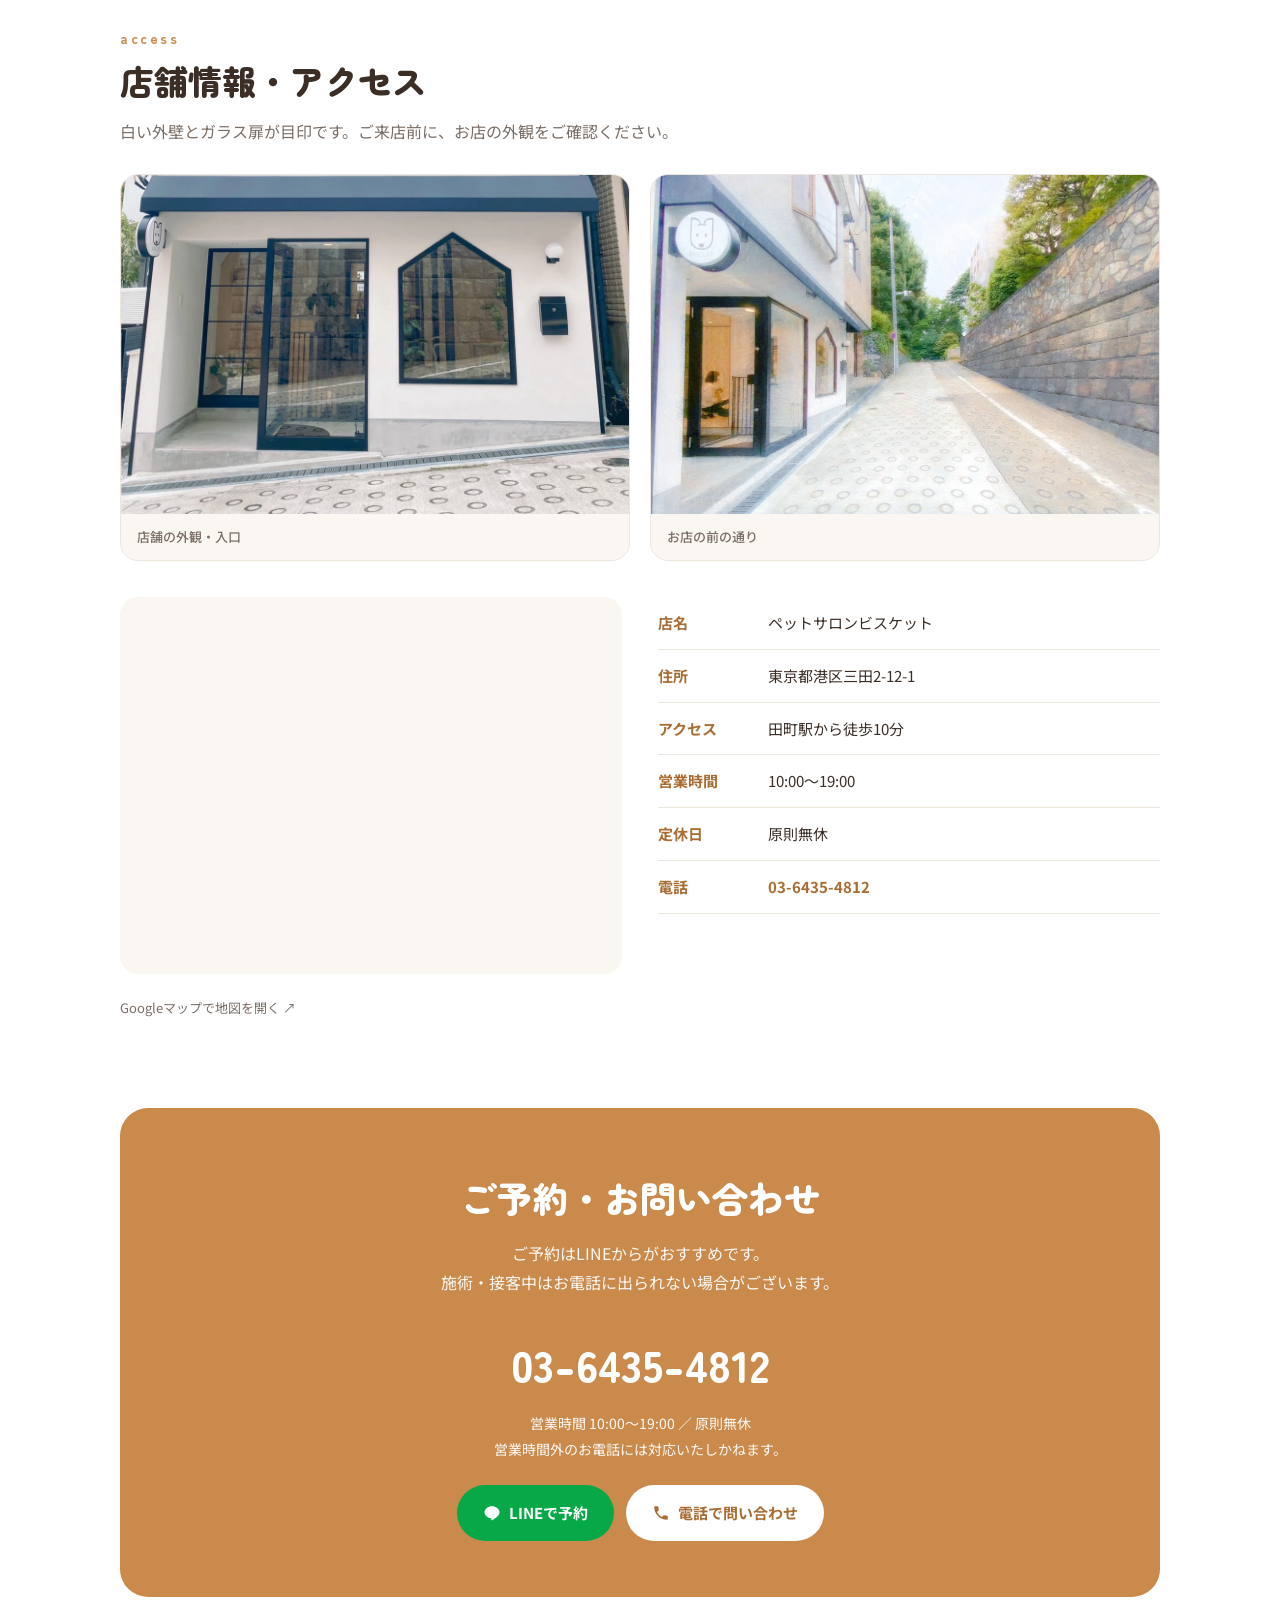
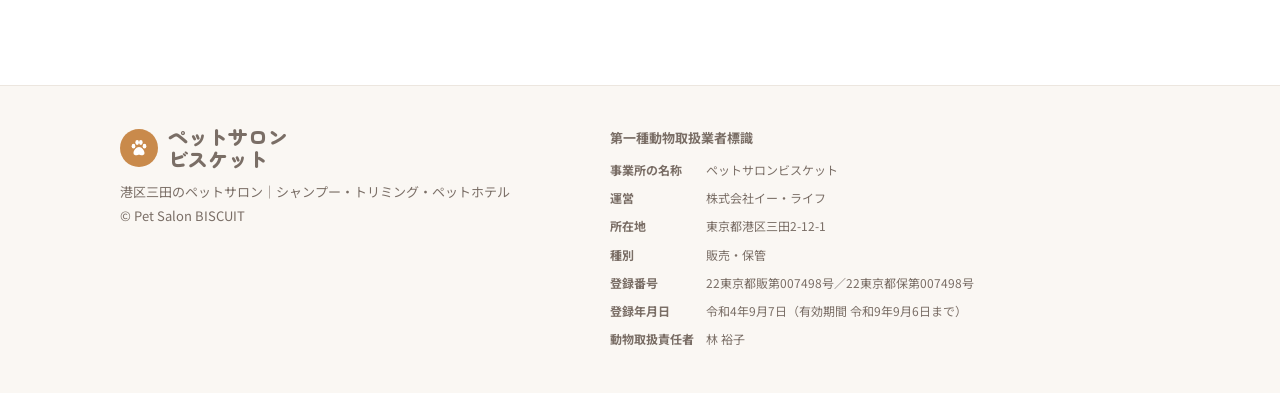
<file: price/index.html>
<!doctype html>
<html lang="ja"><head><meta charset="utf-8"><meta name="viewport" content="width=device-width,initial-scale=1"><meta http-equiv="refresh" content="0;url=/#price"><title>ペットサロンビスケット</title></head><body><p><a href="/#price">最新のご案内はこちら</a></p><script>location.replace("/#price")</script></body></html>
</file>
